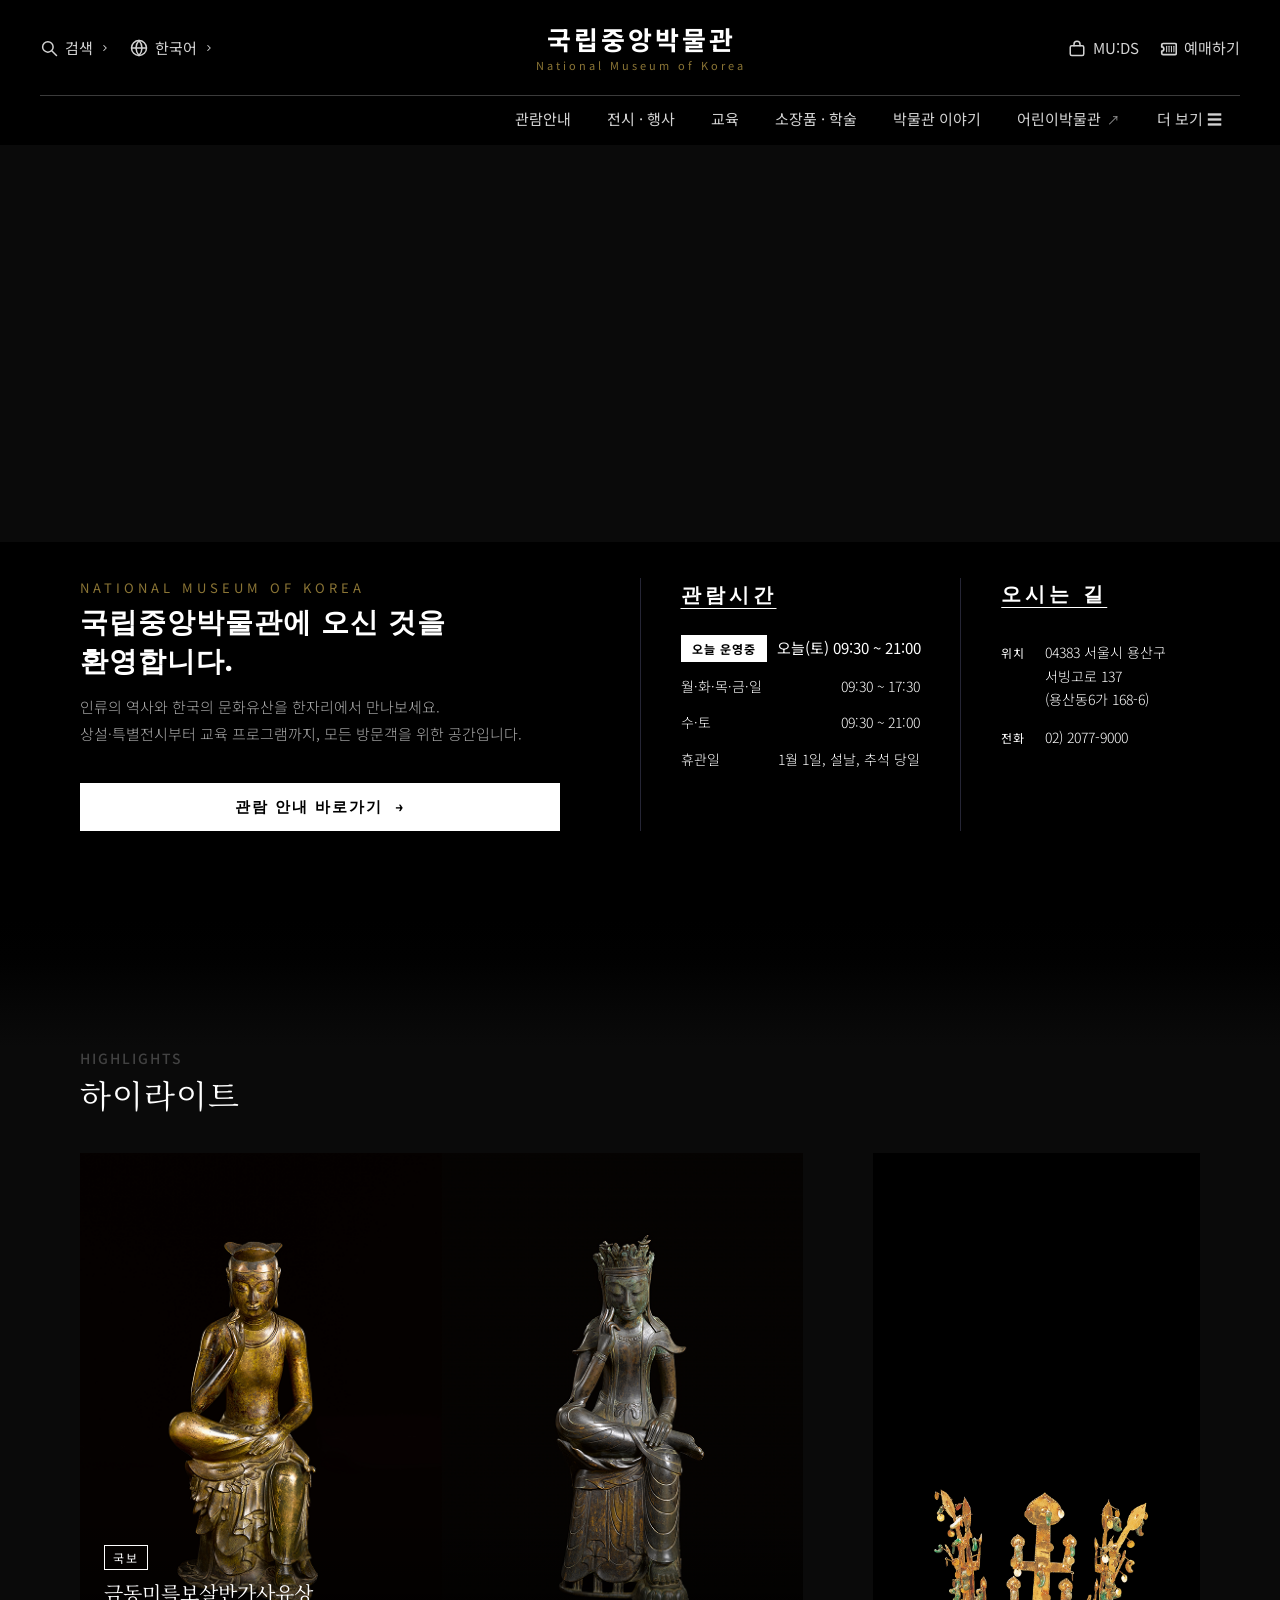
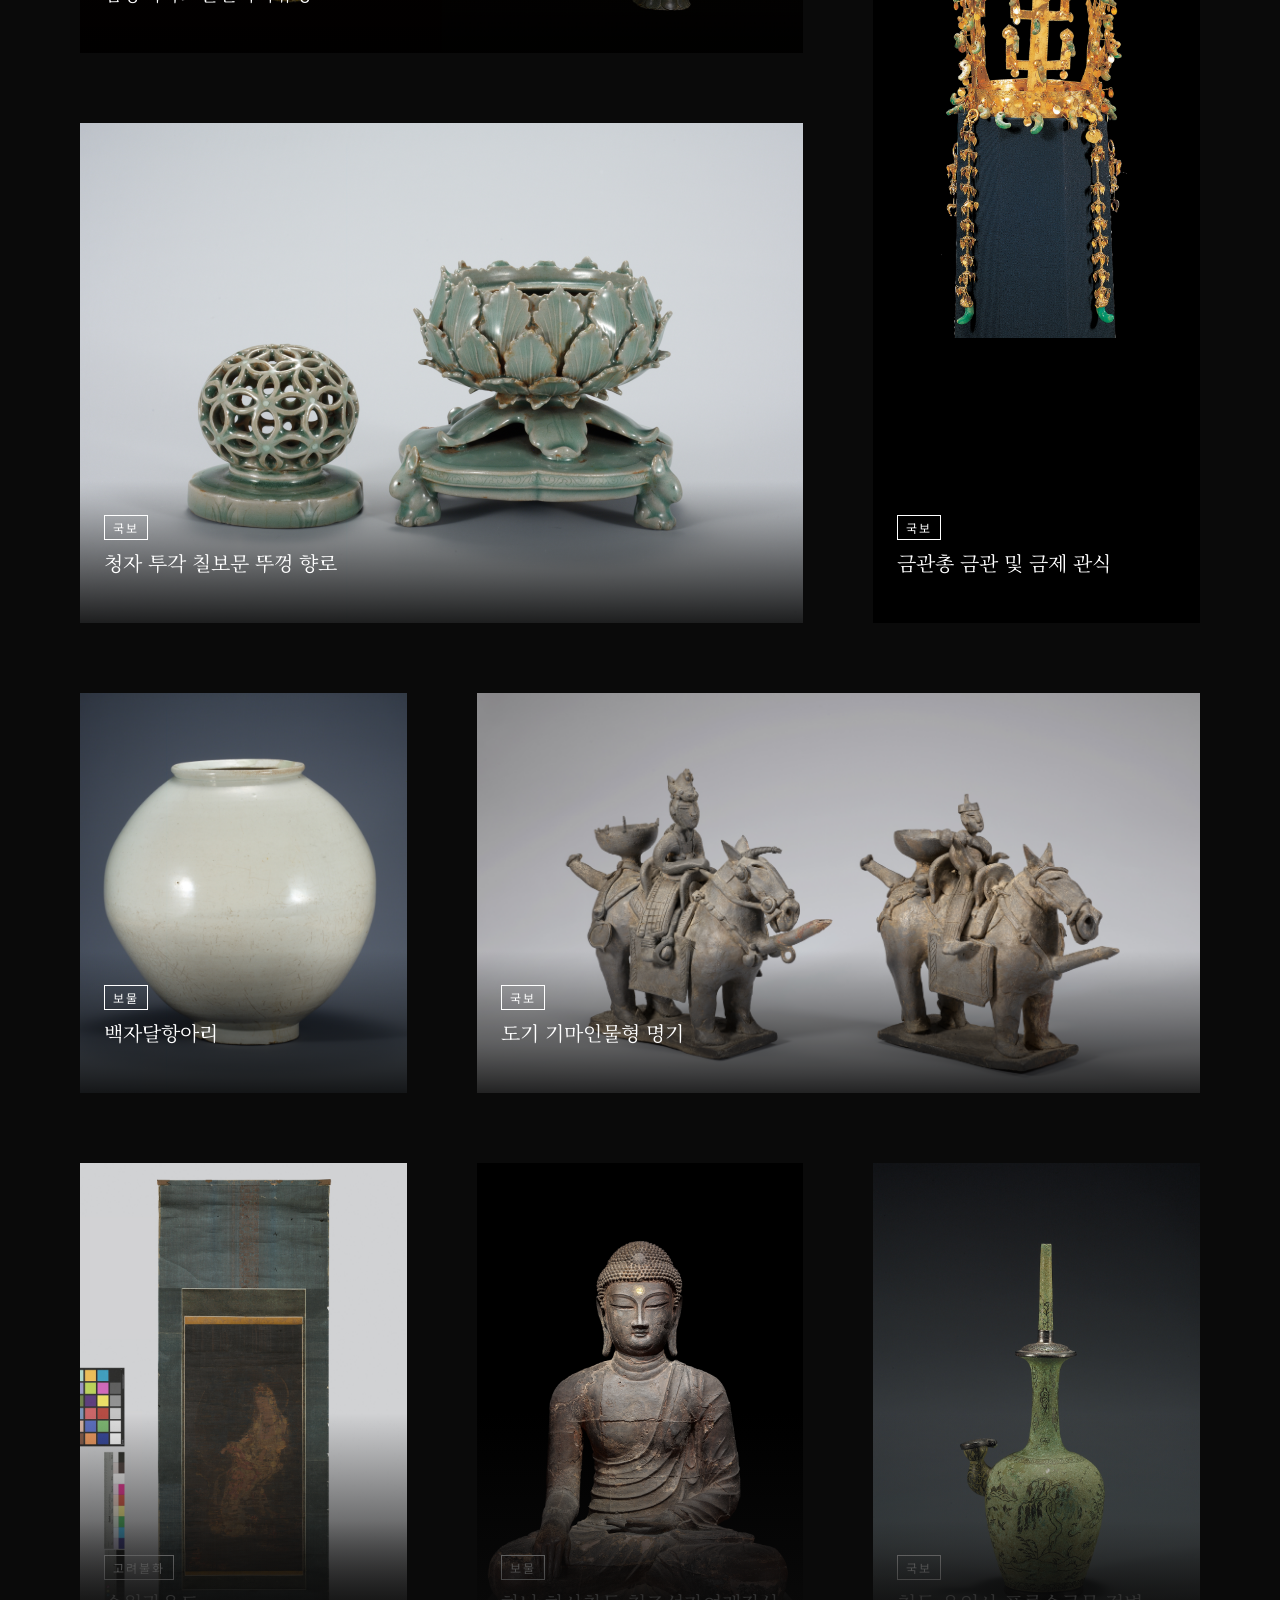
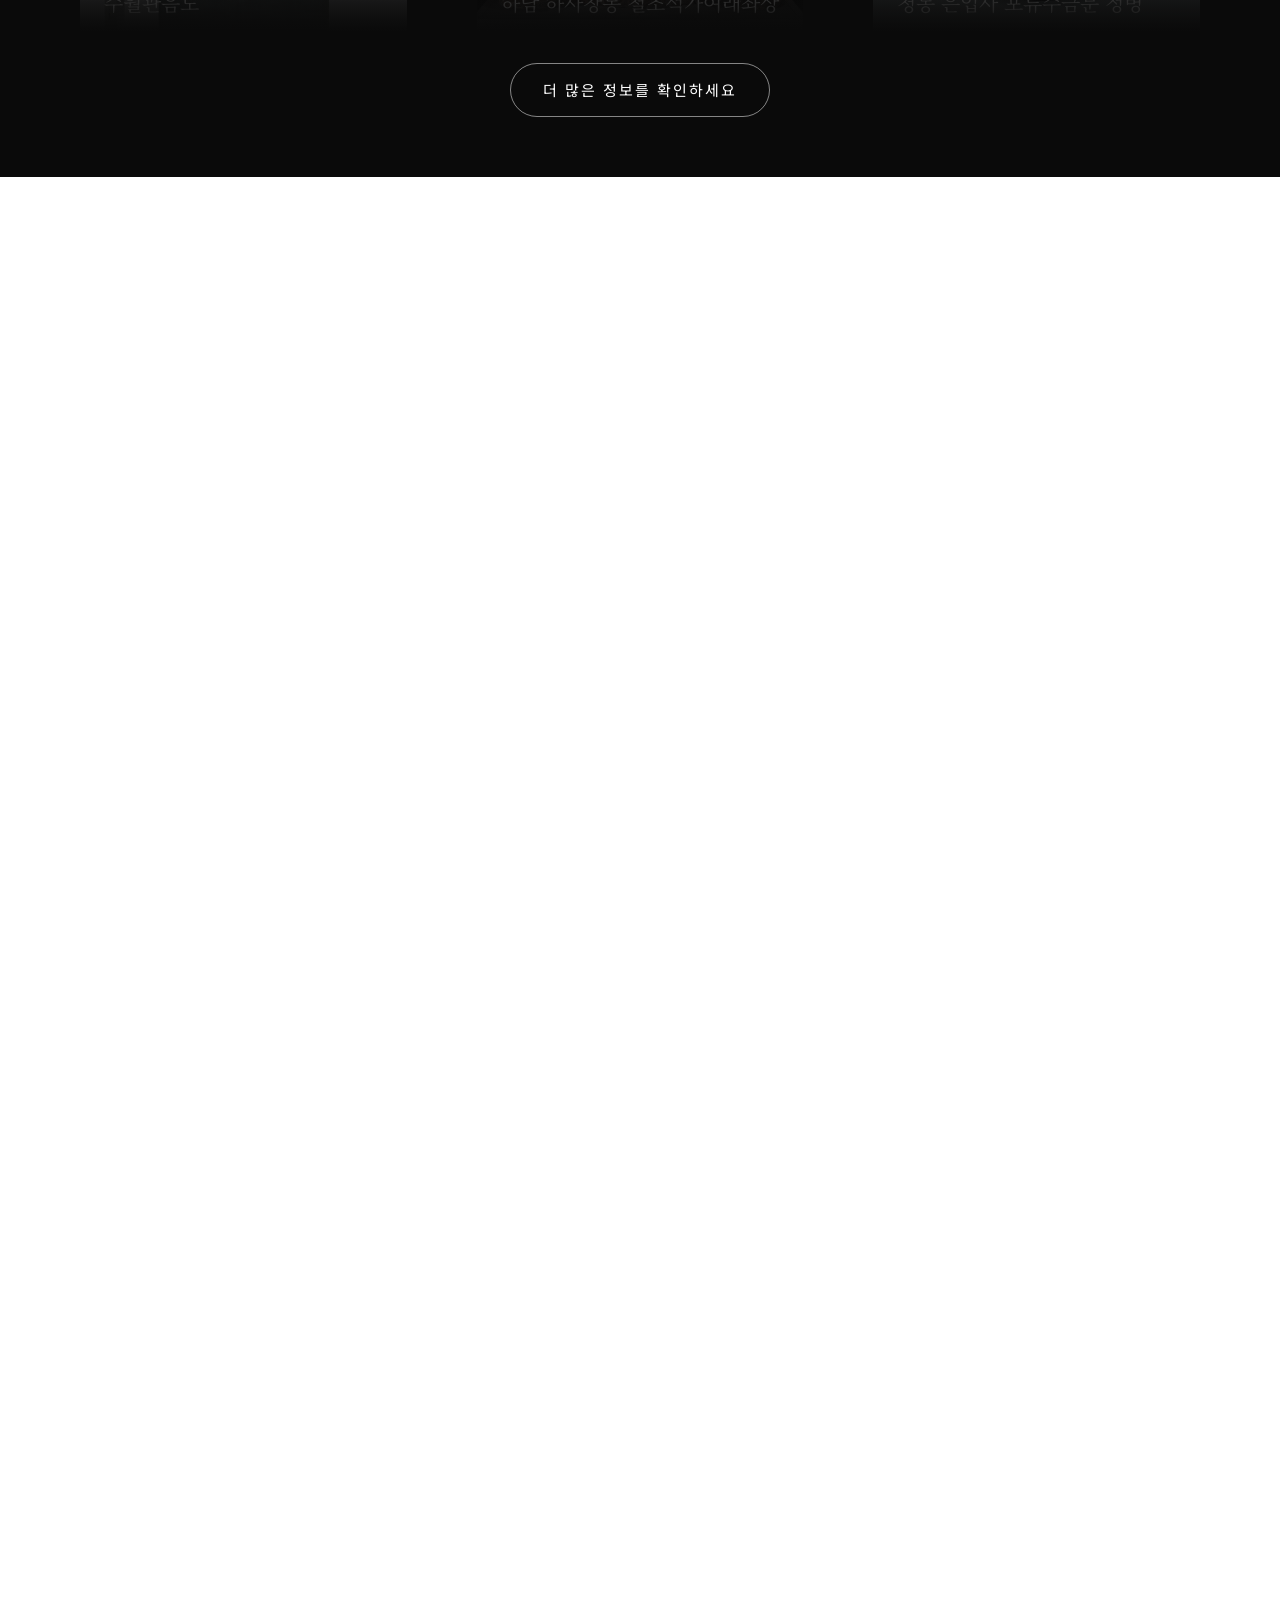
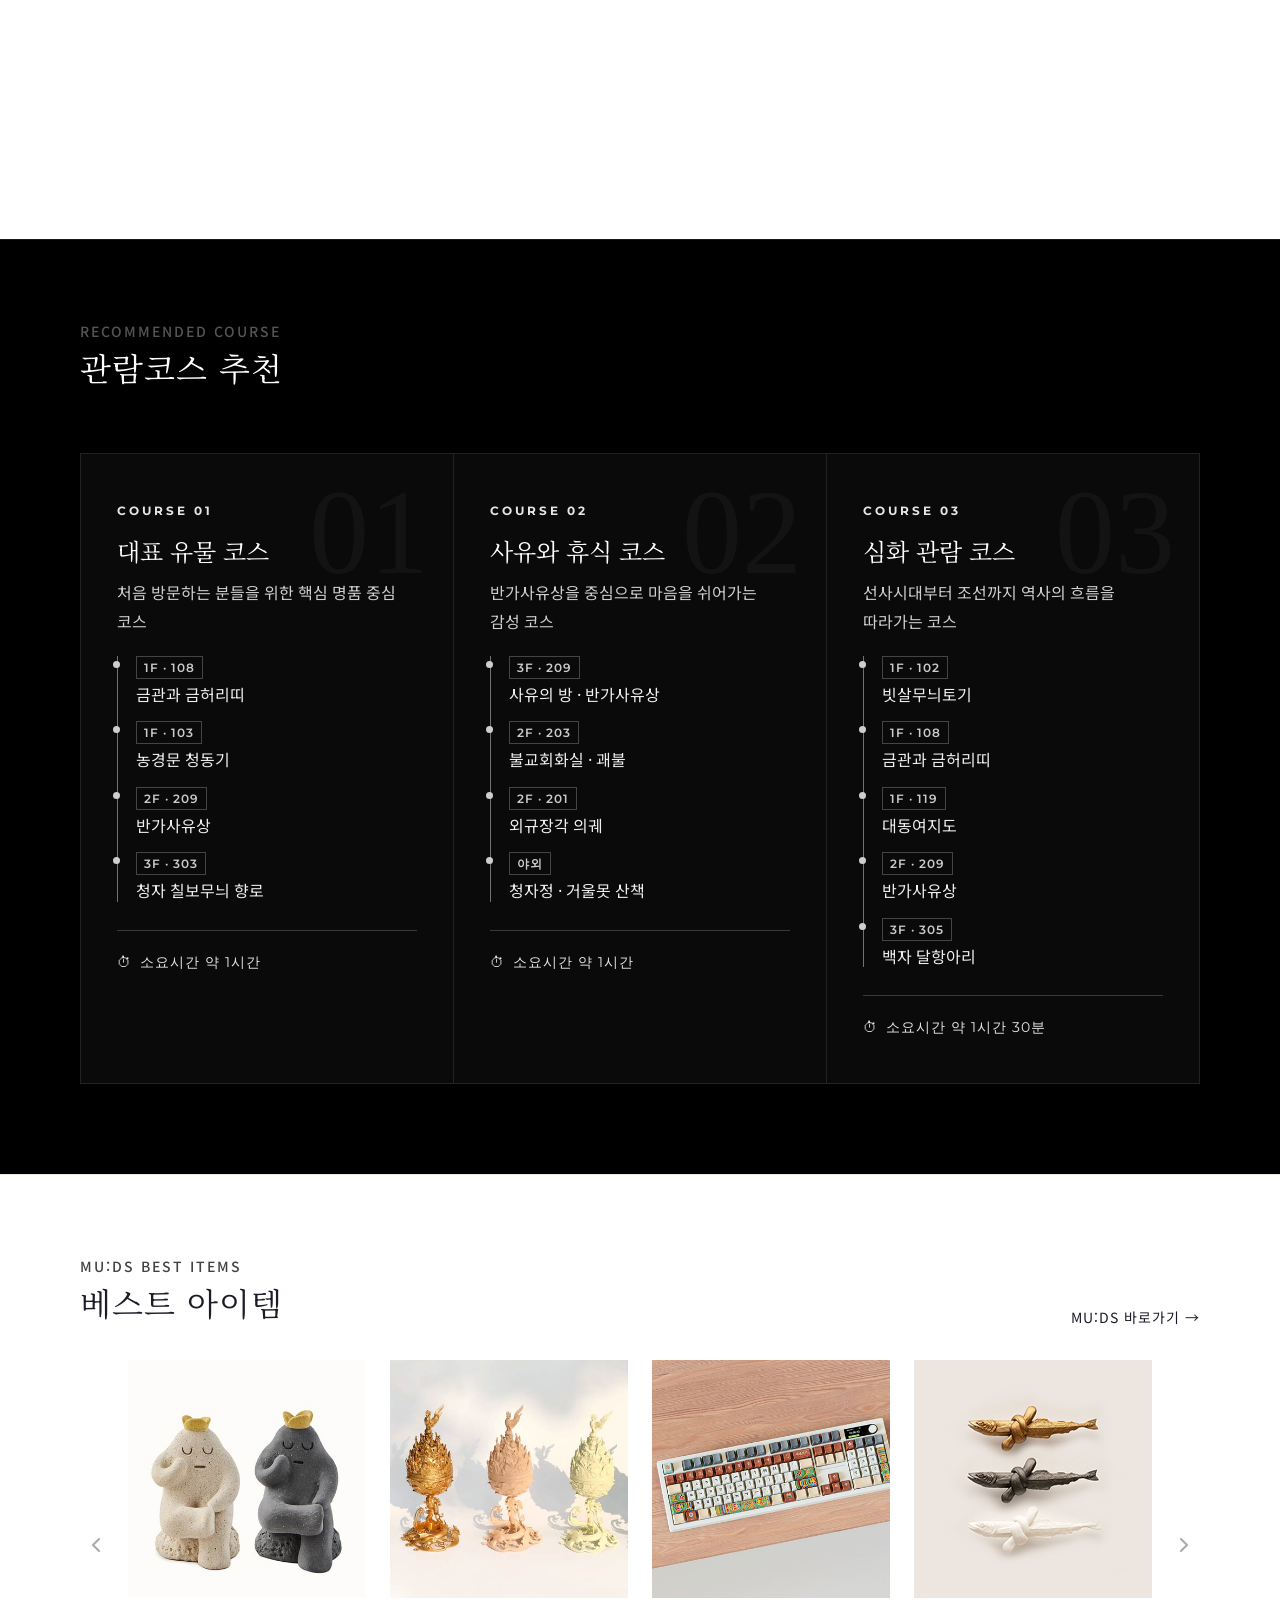
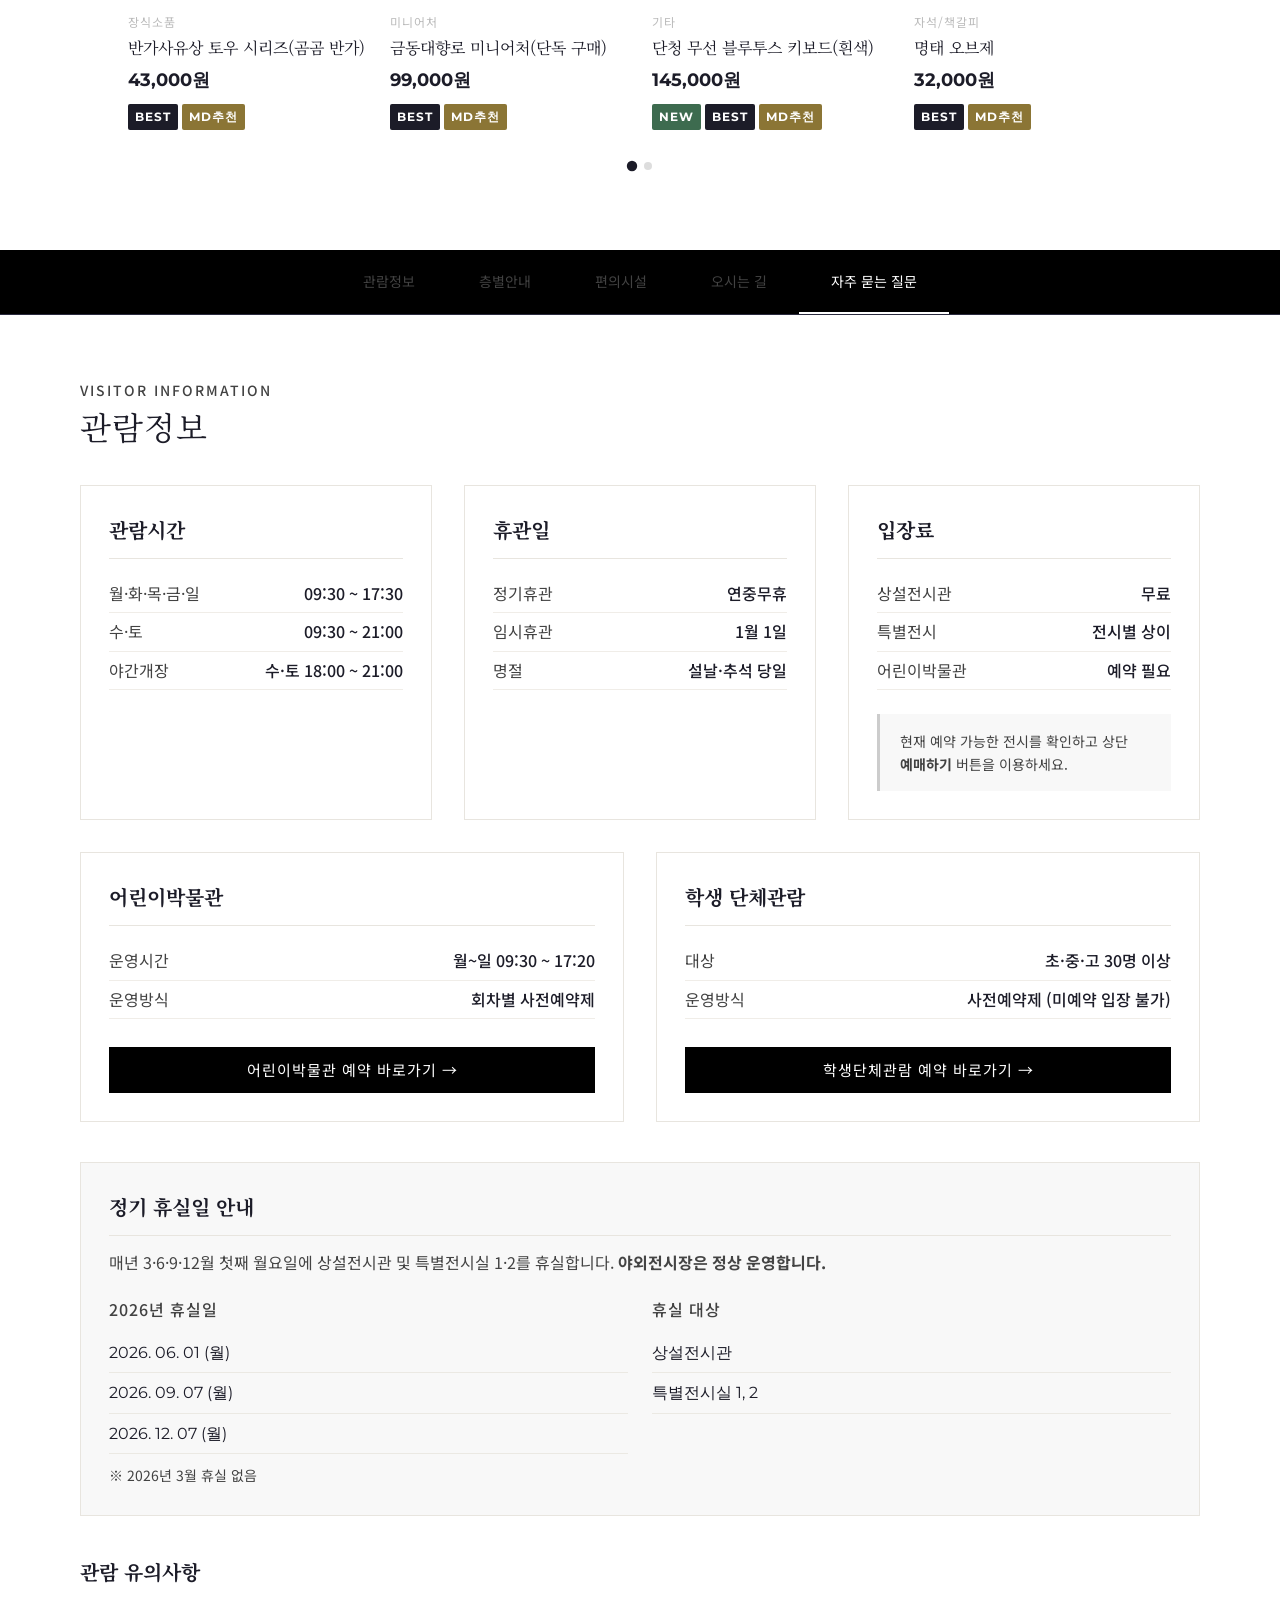
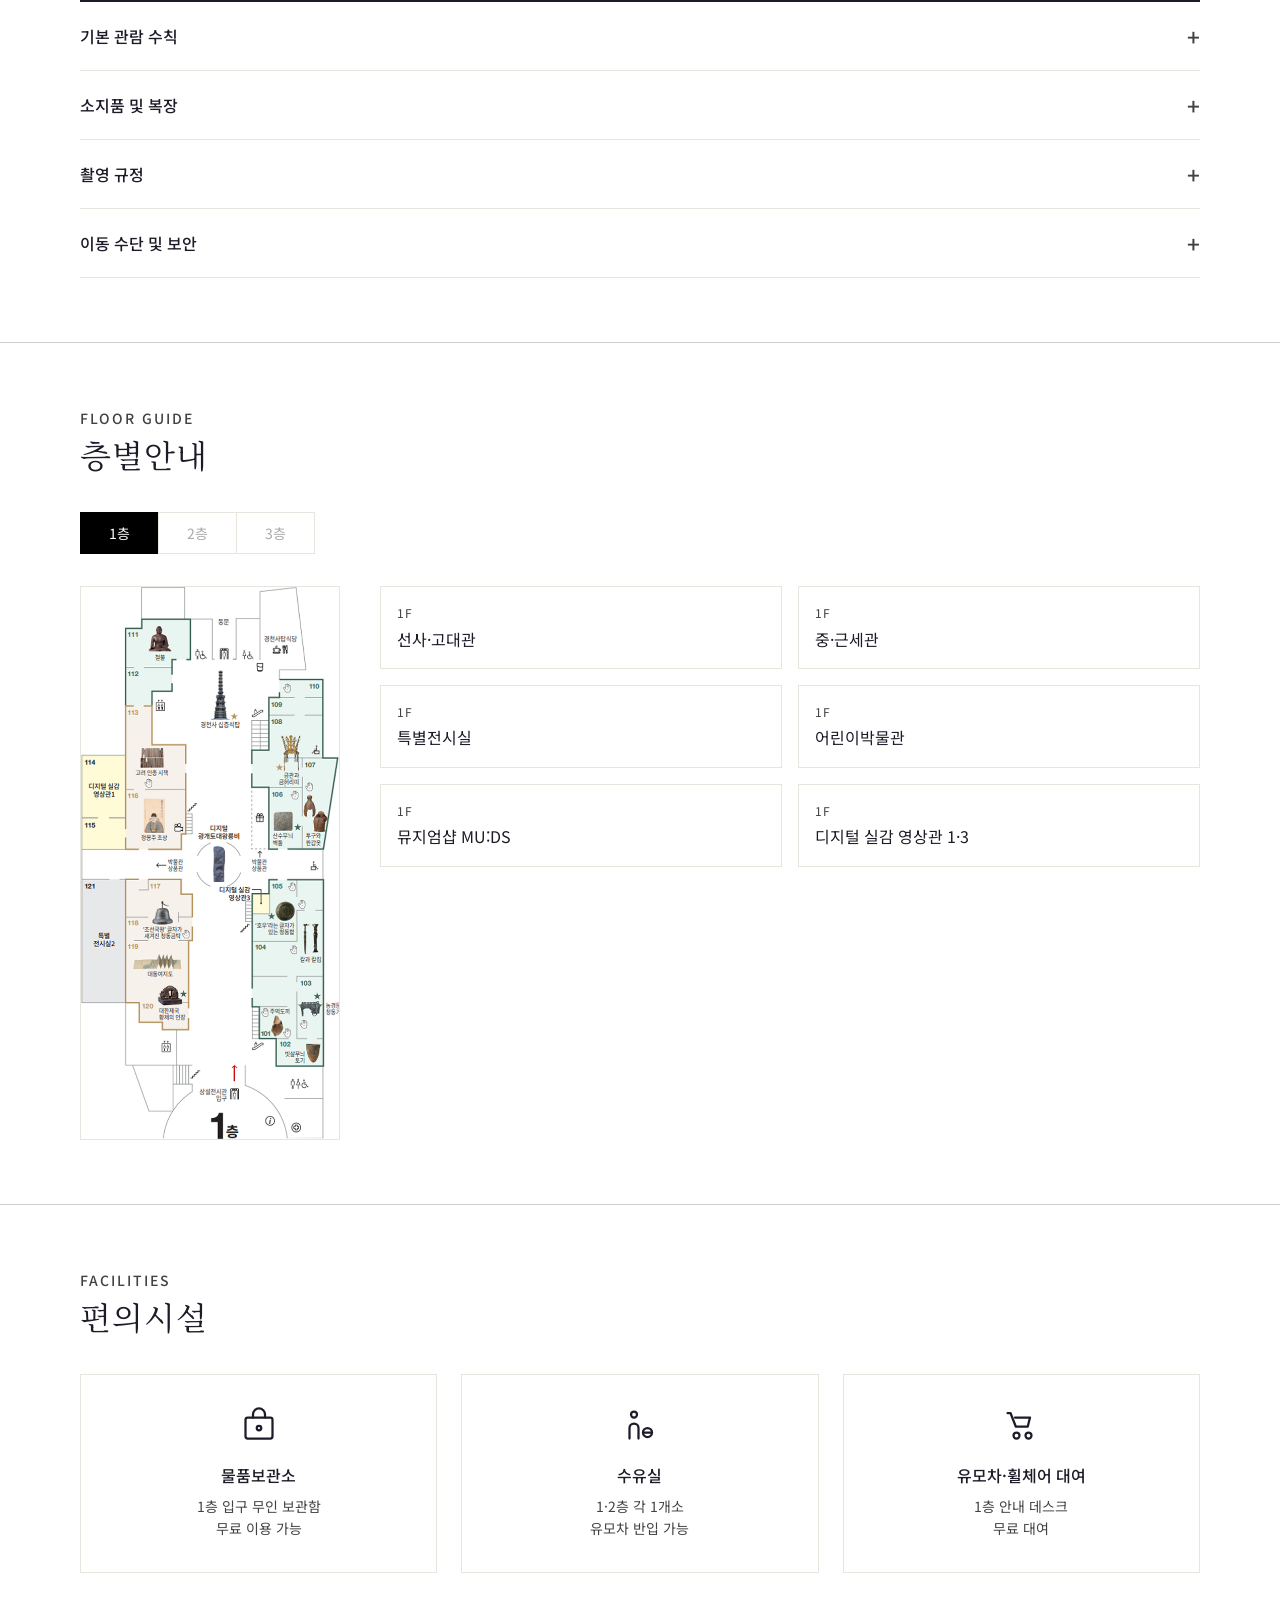
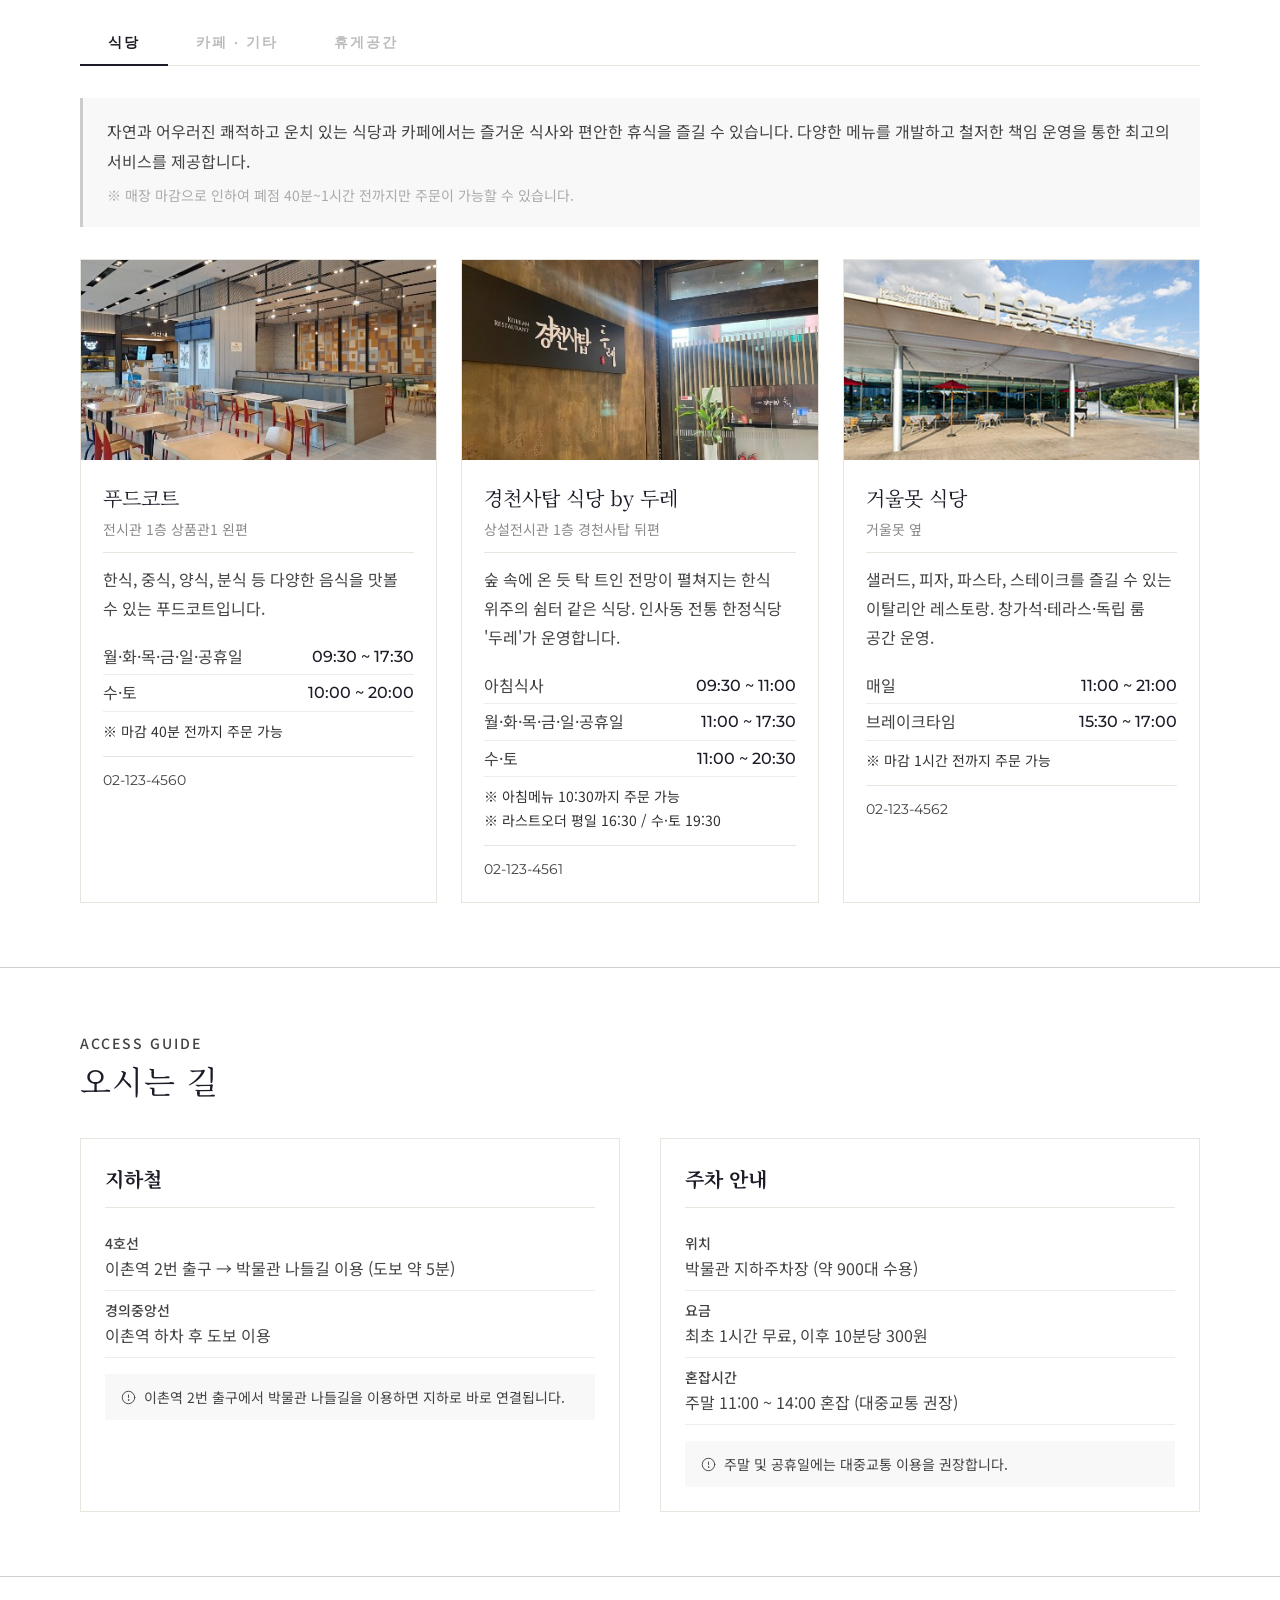
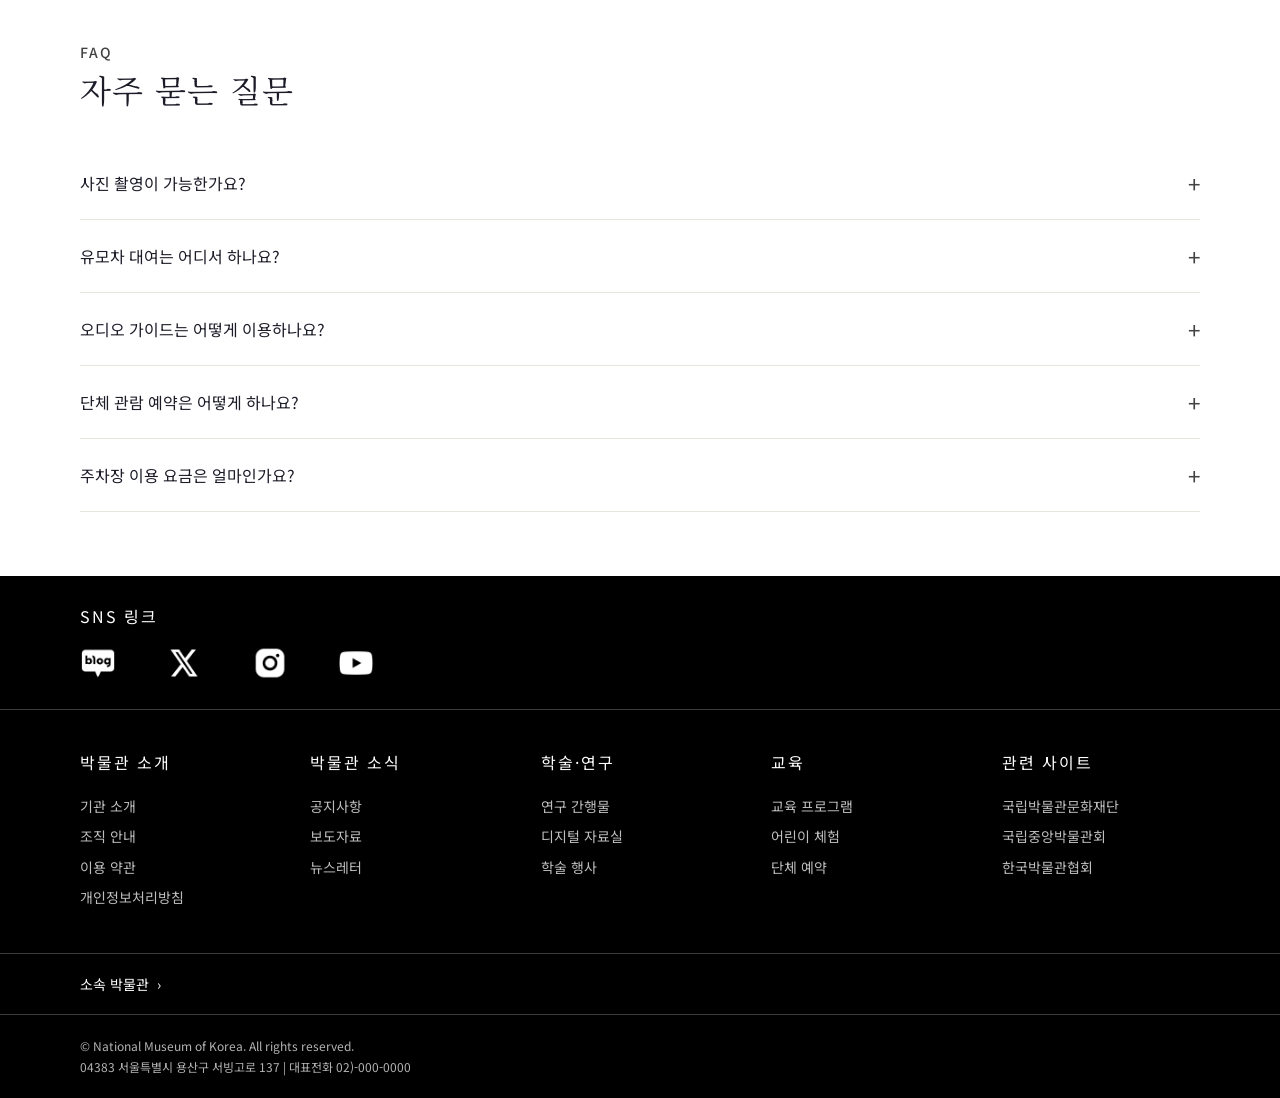
<file: index.html>
<!DOCTYPE html>
<html lang="ko">
<head>
  <meta charset="UTF-8" />
  <meta name="viewport" content="width=device-width, initial-scale=1.0" />
  <title>국립중앙박물관 - National Museum of Korea</title>
  <link rel="preconnect" href="https://fonts.googleapis.com" />
  <link rel="preconnect" href="https://fonts.gstatic.com" crossorigin />
  <link href="https://fonts.googleapis.com/css2?family=Noto+Serif+KR:wght@300;400;500;600&family=Noto+Sans+KR:wght@300;400;500;700&family=Montserrat:wght@300;400;600;700&display=swap" rel="stylesheet" />
  <link rel="stylesheet" href="css/style.css" />
</head>
<body>

<!-- ===== HEADER ===== -->
<header class="site-header" id="siteHeader">
  <div class="header-util">
    <div class="header-util__left">
      <button class="util-btn util-btn--combined" id="combinedMenuBtn"
              aria-label="검색 및 메뉴" onclick="toggleMegaMenu()">
        <svg class="combined-icon--default" viewBox="0 0 56 46"
             fill="none" stroke="currentColor" stroke-width="5"
             stroke-linecap="round" stroke-linejoin="round" aria-hidden="true">
          <line x1="6" y1="12" x2="20" y2="12"/>
          <line x1="6" y1="23" x2="20" y2="23"/>
          <line x1="6" y1="35" x2="25" y2="35"/>
          <circle cx="38" cy="18" r="11"/>
          <line x1="46" y1="26" x2="56" y2="36"/>
        </svg>
        <svg class="combined-icon--close" viewBox="0 0 24 24"
             fill="none" stroke="currentColor" stroke-width="2.5"
             stroke-linecap="round" aria-hidden="true">
          <line x1="4"  y1="4"  x2="20" y2="20"/>
          <line x1="20" y1="4"  x2="4"  y2="20"/>
        </svg>
      </button>
      <button class="util-btn util-btn--desktop-only" aria-label="검색" onclick="toggleSearch()">
        <svg class="util-icon" viewBox="0 0 24 24" fill="none" stroke="currentColor" stroke-width="2" stroke-linecap="round" aria-hidden="true">
          <circle cx="10.5" cy="10.5" r="7"/>
          <line x1="16" y1="16" x2="22" y2="22"/>
        </svg>
        <span>검색</span>
        <svg class="util-arrow" viewBox="0 0 24 24" fill="none" stroke="currentColor" stroke-width="2.5" stroke-linecap="round" stroke-linejoin="round" aria-hidden="true">
          <polyline points="9 18 15 12 9 6"/>
        </svg>
      </button>
      <div class="lang-wrap">
        <button class="util-btn" aria-label="언어 선택" onclick="toggleLang()">
          <svg class="util-icon" viewBox="0 0 24 24" fill="none" stroke="currentColor" stroke-width="2" aria-hidden="true">
            <circle cx="12" cy="12" r="10"/>
            <line x1="2" y1="12" x2="22" y2="12"/>
            <path d="M12 2a15.3 15.3 0 0 1 4 10 15.3 15.3 0 0 1-4 10 15.3 15.3 0 0 1-4-10 15.3 15.3 0 0 1 4-10z"/>
          </svg>
          <span>한국어</span>
          <svg class="util-arrow util-arrow--down" viewBox="0 0 24 24" fill="none" stroke="currentColor" stroke-width="2.5" stroke-linecap="round" stroke-linejoin="round" aria-hidden="true">
            <polyline points="9 18 15 12 9 6"/>
          </svg>
        </button>
        <div class="lang-dropdown" id="langDropdown" role="menu">
          <a href="#" role="menuitem">한국어</a>
          <a href="#" role="menuitem">English</a>
          <a href="#" role="menuitem">日本語</a>
          <a href="#" role="menuitem">中文</a>
        </div>
      </div>
    </div>
    <div class="header-util__center">
      <a href="main.html" class="site-logo" aria-label="국립중앙박물관 홈으로">
        <div class="site-logo__kr">국립중앙박물관</div>
        <div class="site-logo__en">National Museum of Korea</div>
      </a>
    </div>
    <div class="header-util__right">
      <a href="#" class="util-btn util-shop" aria-label="뮤지엄샵 MU:DS">
        <svg class="util-icon" viewBox="0 0 24 24" fill="none" stroke="currentColor" stroke-width="2" stroke-linecap="round" stroke-linejoin="round" aria-hidden="true">
          <rect x="3" y="9" width="18" height="13" rx="2"/>
          <path d="M8 9V7a4 4 0 0 1 8 0v2"/>
        </svg>
        <span>MU:DS</span>
      </a>
      <a href="#" class="util-btn util-ticket" aria-label="예매하기">
        <svg class="util-icon" viewBox="0 0 26 15" fill="none" stroke="currentColor" stroke-width="1.5" stroke-linecap="round" stroke-linejoin="round" aria-hidden="true">
          <path d="M6 1h17a2 2 0 0 1 2 2v12a2 2 0 0 1-2 2H6a2 2 0 0 1-2-2v-3a3 3 0 0 0 0-6V3a2 2 0 0 1 2-2z" stroke-width="2.5"/>
          <line x1="11" y1="5" x2="11" y2="13"/>
          <line x1="14.5" y1="5" x2="14.5" y2="13"/>
          <line x1="18" y1="5" x2="18" y2="13"/>
          <line x1="21.5" y1="5" x2="21.5" y2="13"/>
        </svg>
        <span>예매하기</span>
      </a>
    </div>
  </div>
  <nav class="header-nav" aria-label="주요 메뉴">
    <ul class="nav-list" role="menubar">
      <!-- 상단 메뉴 = '더 보기' 전체메뉴 중 자주 찾는 메뉴의 바로가기 (이름은 전체메뉴와 똑같이) -->
      <li class="nav-list__item" role="none"><a href="#" role="menuitem">관람안내</a></li>
      <li class="nav-list__item" role="none"><a href="#" role="menuitem">전시 · 행사</a></li>
      <li class="nav-list__item" role="none"><a href="#" role="menuitem">교육</a></li>
      <li class="nav-list__item" role="none"><a href="#" role="menuitem">소장품 · 학술</a></li>
      <li class="nav-list__item" role="none"><a href="#" role="menuitem">박물관 이야기</a></li>
      <!-- 어린이박물관은 별도 사이트 → 새 창으로 열고 ↗ 표시 -->
      <li class="nav-list__item" role="none"><a href="https://www.museum.go.kr/site/child/home" target="_blank" rel="noopener noreferrer" title="어린이박물관 (새 창)" role="menuitem">어린이박물관 <span class="ext-icon" aria-hidden="true">↗</span></a></li>
      <li class="nav-list__item nav-list__item--toggle" role="none">
        <a href="#" id="menuToggle" role="menuitem" onclick="toggleMegaMenu(); return false;">더 보기 ☰</a>
      </li>
    </ul>
  </nav>
</header>

<div class="search-bar" id="searchBar">
  <div class="search-bar__inner">
    <input type="text" class="search-bar__input" placeholder="검색어를 입력하세요." />
    <button class="search-bar__icon" aria-label="검색 실행">
      <svg viewBox="0 0 24 24" fill="none" stroke="currentColor" stroke-width="2" stroke-linecap="round">
        <circle cx="10.5" cy="10.5" r="7"/><line x1="16" y1="16" x2="22" y2="22"/>
      </svg>
    </button>
  </div>
  <button class="search-bar__close" onclick="closeSearch()" aria-label="검색 닫기">✕</button>
</div>
<div class="search-overlay" id="searchOverlay" onclick="closeSearch()"></div>

<!-- ===== 전체메뉴 패널 ===== -->
<div class="mega-menu" id="megaMenu" aria-hidden="true">
  <div class="mega-menu__inner">
    <div class="mega-menu__search-wrap">
      <div class="mega-menu__search-inner">
        <input type="text" class="mega-menu__search-input" placeholder="검색어를 입력하세요." />
        <button class="mega-menu__search-btn" aria-label="검색 실행">
          <svg viewBox="0 0 24 24" fill="none" stroke="currentColor" stroke-width="2" stroke-linecap="round">
            <circle cx="10.5" cy="10.5" r="7"/><line x1="16" y1="16" x2="22" y2="22"/>
          </svg>
        </button>
      </div>
    </div>
    <div class="mega-menu__main">
      <!-- 전체메뉴 = 사이트 전체 구조 -->
      <div class="mega-menu__col">
        <p class="mega-menu__col-title" onclick="toggleMegaCol(this)">관람안내 <span class="mega-menu__col-arrow">›</span></p>
        <ul class="mega-menu__list">
          <li><a href="#">관람안내</a></li><li><a href="#">전시해설 · 예약하기</a></li>
          <li><a href="#">관람 · 편의시설</a></li><li><a href="#">접근성 안내</a></li><li><a href="#">오시는 길</a></li>
        </ul>
      </div>
      <div class="mega-menu__col">
        <p class="mega-menu__col-title" onclick="toggleMegaCol(this)">전시 · 행사 <span class="mega-menu__col-arrow">›</span></p>
        <ul class="mega-menu__list">
          <li><a href="#">상설전시</a></li><li><a href="#">특별전시</a></li>
          <li><a href="#">디지털 실감 영상관</a></li><li><a href="#">온라인 전시관</a></li><li><a href="#">공연 · 문화행사</a></li>
        </ul>
      </div>
      <div class="mega-menu__col">
        <p class="mega-menu__col-title" onclick="toggleMegaCol(this)">교육 <span class="mega-menu__col-arrow">›</span></p>
        <ul class="mega-menu__list">
          <li><a href="#">일반교육</a></li><li><a href="#">전문교육</a></li>
        </ul>
      </div>
      <div class="mega-menu__col">
        <p class="mega-menu__col-title" onclick="toggleMegaCol(this)">소장품 · 학술 <span class="mega-menu__col-arrow">›</span></p>
        <ul class="mega-menu__list">
          <li><a href="#">소장품</a></li><li><a href="#">소장품 이용 · 대여 신청</a></li>
          <li><a href="#">학술행사</a></li><li><a href="#">정기간행물</a></li><li><a href="#">도서관</a></li>
        </ul>
      </div>
      <div class="mega-menu__col">
        <p class="mega-menu__col-title" onclick="toggleMegaCol(this)">박물관 이야기 <span class="mega-menu__col-arrow">›</span></p>
        <ul class="mega-menu__list">
          <li><a href="#">박물관 소개</a></li><li><a href="#">유물 보존 · 관리</a></li>
          <li><a href="#">박물관 소식</a></li><li><a href="#">공지사항</a></li>
        </ul>
      </div>
      <div class="mega-menu__col">
        <p class="mega-menu__col-title" onclick="toggleMegaCol(this)">관련 사이트 <span class="mega-menu__col-arrow">›</span></p>
        <ul class="mega-menu__list">
          <li><a href="https://www.museum.go.kr/site/child/home" target="_blank" rel="noopener noreferrer" title="어린이박물관 (새 창)">어린이박물관 <span class="ext-icon" aria-hidden="true">↗</span></a></li>
        </ul>
      </div>
    </div>
  </div>
</div>

<div class="header-spacer" aria-hidden="true"></div>

<!-- ===== MAIN ===== -->
<main>

  <!-- 섹션 1: 히어로 -->
  <section class="hero" id="hero" aria-label="박물관 소개">
    <div class="hero__video-wrap">
      <video autoplay loop muted playsinline>
        <source src="video/museum.mp4" type="video/mp4">
      </video>
      <div class="hero__video-overlay"></div>
    </div>
    <div class="hero__info">
      <div class="hero__welcome">
        <div class="hero__welcome-body">
          <p class="hero__welcome-sub">NATIONAL MUSEUM OF KOREA</p>
          <h1 class="hero__welcome-title">국립중앙박물관에 오신 것을 환영합니다.</h1>
          <p class="hero__welcome-desc">인류의 역사와 한국의 문화유산을 한자리에서 만나보세요.<br>상설·특별전시부터 교육 프로그램까지, 모든 방문객을 위한 공간입니다.</p>
        </div>
        <a href="#visitInfo" class="hero__welcome-btn">관람 안내 바로가기 &nbsp;→</a>
      </div>
      <div class="hero__divider" aria-hidden="true"></div>
      <div class="hero__right">
        <div class="hero__tabs">
          <button class="hero__tab active" onclick="switchHeroTab(this, 'heroHours')">관람시간</button>
          <button class="hero__tab" onclick="switchHeroTab(this, 'heroAccess')">오시는 길</button>
        </div>
        <div class="hero__hours-wrap active" id="heroHours">
          <a class="hero__info-label" href="#visitInfo" onclick="scrollToSection('visitInfo'); return false;">관람시간</a>
          <div class="hero__hours-today">
            <span class="hero__open-badge">오늘 운영중</span>
            <span class="hero__hours-today-text">오늘(수) 09:30 ~ 21:00</span>
          </div>
          <ul class="hero__hours-list">
            <li class="hero__hours-item"><span>월·화·목·금·일</span><span>09:30 ~ 17:30</span></li>
            <li class="hero__hours-item"><span>수·토</span><span>09:30 ~ 21:00</span></li>
            <li class="hero__hours-item"><span>휴관일</span><span>1월 1일, 설날, 추석 당일</span></li>
          </ul>
        </div>
        <div class="hero__section-divider"></div>
        <div class="hero__access" id="heroAccess">
          <a class="hero__info-label" href="#accessSection" onclick="scrollToSection('accessSection'); return false;">오시는 길</a>
          <ul class="hero__access-list">
            <li class="hero__access-item">
              <span class="hero__access-label">위치</span>
              <span class="hero__access-text">04383 서울시 용산구 서빙고로 137<br>(용산동6가 168-6)</span>
            </li>
            <li class="hero__access-item">
              <span class="hero__access-label">전화</span>
              <span class="hero__access-text">02) 2077-9000</span>
            </li>
          </ul>
        </div>
      </div>
    </div>
  </section>

  <!-- 섹션 2: 하이라이트 -->
  <section class="highlights fade-in" id="highlights" aria-label="하이라이트">
    <div class="section-header">
      <div>
        <p class="section-subtitle">HIGHLIGHTS</p>
        <h2 class="section-title">하이라이트</h2>
      </div>
    </div>
    <div class="highlights__grid">
      <article class="highlight-card highlight-card--big"><div class="highlight-card__img"><img src="img/highlight-01-maitreya.png" alt="금동미륵보살반가사유상"></div><div class="highlight-card__body"><span class="highlight-card__badge">국보</span><h3 class="highlight-card__name">금동미륵보살반가사유상</h3><p class="highlight-card__desc">영원한 사유의 순간, 미소 속에 깃든 천 년의 침묵</p></div></article>
      <article class="highlight-card"><div class="highlight-card__img"><img src="img/highlight-02-gold-crown.jpg" alt="금관총 금관 및 금제 관식"></div><div class="highlight-card__body"><span class="highlight-card__badge">국보</span><h3 class="highlight-card__name">금관총 금관 및 금제 관식</h3><p class="highlight-card__desc">신라 왕족의 영화, 황금빛으로 되살아나다</p></div></article>
      <article class="highlight-card"><div class="highlight-card__img"><img src="img/highlight-03-celadon-incense.jpg" alt="청자 투각 칠보문 뚜껑 향로"></div><div class="highlight-card__body"><span class="highlight-card__badge">국보</span><h3 class="highlight-card__name">청자 투각 칠보문 뚜껑 향로</h3><p class="highlight-card__desc">천 년을 버텨온 고려 비색의 아름다움</p></div></article>
      <article class="highlight-card"><div class="highlight-card__img"><img src="img/highlight-04-moon-jar.jpg" alt="백자달항아리"></div><div class="highlight-card__body"><span class="highlight-card__badge">보물</span><h3 class="highlight-card__name">백자달항아리</h3><p class="highlight-card__desc">넉넉한 여백 속에 담긴 조선의 미학</p></div></article>
      <article class="highlight-card highlight-card--wide"><div class="highlight-card__img"><img src="img/highlight-05-horse-rider.jpg" alt="도기 기마인물형 명기"></div><div class="highlight-card__body"><span class="highlight-card__badge">국보</span><h3 class="highlight-card__name">도기 기마인물형 명기</h3><p class="highlight-card__desc">천오백 년 전 신라인이 빚어낸, 달리는 말 위의 이야기</p></div></article>
      <article class="highlight-card"><div class="highlight-card__img"><img src="img/highlight-06-gwaneum.jpg" alt="수월관음도"></div><div class="highlight-card__body"><span class="highlight-card__badge">고려불화</span><h3 class="highlight-card__name">수월관음도</h3><p class="highlight-card__desc">물 위에 드리운 자비, 고려 불화의 절정</p></div></article>
      <article class="highlight-card"><div class="highlight-card__img"><img src="img/highlight-07-iron-buddha.jpg" alt="하남 하사창동 철조석가여래좌상"></div><div class="highlight-card__body"><span class="highlight-card__badge">보물</span><h3 class="highlight-card__name">하남 하사창동 철조석가여래좌상</h3><p class="highlight-card__desc">철의 무게로 새긴 고요한 깨달음</p></div></article>
      <article class="highlight-card"><div class="highlight-card__img"><img src="img/highlight-08-bronze-ewer.jpg" alt="청동 은입사 포류수금문 정병"></div><div class="highlight-card__body"><span class="highlight-card__badge">국보</span><h3 class="highlight-card__name">청동 은입사 포류수금문 정병</h3><p class="highlight-card__desc">은빛 선율로 새긴 고려 장인의 숨결</p></div></article>
    </div>
    <div class="highlights__cta">
      <a href="#" class="highlights__cta-btn">더 많은 정보를 확인하세요</a>
    </div>
  </section>


  <!-- ===== 섹션 3: 전시 및 행사 ===== -->
  <section class="exhibition fade-in" id="exhibition" aria-label="전시 및 행사">
    <div class="section-header">
      <div>
        <p class="section-subtitle">EXHIBITION &amp; EVENTS</p>
        <h2 class="section-title">전시 및 행사</h2>
      </div>
      <a href="#" class="section-more">모든 전시 및 행사 확인하기 →</a>
    </div>
    <div class="exhibition__tabs" role="tablist">
      <button class="exhibition__tab active" role="tab" onclick="switchExhibitionTab(this, 'special')">특별전시</button>
      <button class="exhibition__tab" role="tab" onclick="switchExhibitionTab(this, 'permanent')">상설전시</button>
    </div>
    <div class="exhi-slider" id="exhiSlider">
      <div class="exhi-slider__stage">
        <button class="exhi-slider__btn exhi-slider__btn--prev" onclick="moveSlide(-1)" aria-label="이전 전시">
          <svg viewBox="0 0 24 24" fill="none" stroke="currentColor" stroke-width="2.5" stroke-linecap="round"><polyline points="15 18 9 12 15 6"/></svg>
        </button>
        <div class="exhi-slider__img-wrap">
          <picture>
            <source media="(max-width: 768px)" srcset="img/exhibition-01-kimhongdo-mobile.png">
            <img class="exhi-slider__img active" data-type="special" src="img/exhibition-01-kimhongdo.jpg" alt="단원 김홍도, 시대를 그리다">
          </picture>
          <picture>
            <source media="(max-width: 768px)" srcset="img/exhibition-02-bongjeongsa-mobile.png">
            <img class="exhi-slider__img" data-type="special" src="img/exhibition-02-bongjeongsa.jpg" alt="안동 봉정사 괘불">
          </picture>
          <picture>
            <source media="(max-width: 768px)" srcset="img/exhibition-03-beauty-mobile.png">
            <img class="exhi-slider__img" data-type="permanent" src="img/exhibition-03-beauty.jpg" alt="아름다움을 나누는 마음">
          </picture>
          <picture>
            <source media="(max-width: 768px)" srcset="img/exhibition-06-seohwagwan-mobile.jpg">
            <img class="exhi-slider__img" data-type="permanent" src="img/exhibition-06-seohwagwan.jpg" alt="서화관 상설전시">
          </picture>
          <div class="exhi-slider__dots" id="exhiDots"></div>
        </div>
        <button class="exhi-slider__btn exhi-slider__btn--next" onclick="moveSlide(1)" aria-label="다음 전시">
          <svg viewBox="0 0 24 24" fill="none" stroke="currentColor" stroke-width="2.5" stroke-linecap="round"><polyline points="9 18 15 12 9 6"/></svg>
        </button>
      </div>
      <div class="exhi-slide-text active" data-type="special">
        <span class="exhi-slide__tag">특별전시</span>
        <h3 class="exhi-slide__title">단원 김홍도, 시대를 그리다</h3>
        <p class="exhi-slide__place">상설전시관 서화실 회화 2실</p>
        <p class="exhi-slide__date">2026. 05. 04 — 2026. 08. 02</p>
        <p class="exhi-slide__desc">김홍도의 예술 세계를 집약적으로 조명하는 전시. 단원풍속도첩을 비롯한 대표작들을 한자리에서 만나보세요.</p>
        <a href="#" class="exhi-slide__link">자세히 보기 →</a>
      </div>
      <div class="exhi-slide-text" data-type="special">
        <span class="exhi-slide__tag">특별전시</span>
        <h3 class="exhi-slide__title">깨달음으로 이끄는 부처, 안동 봉정사 괘불</h3>
        <p class="exhi-slide__place">서화관 2층 불교회화실</p>
        <p class="exhi-slide__date">2026. 04. 07 — 2026. 06. 21</p>
        <p class="exhi-slide__desc">국립중앙박물관이 개최하는 스무 번째 괘불전. 보물 안동 봉정사 괘불과 괘불함을 특별 공개합니다.</p>
        <a href="#" class="exhi-slide__link">자세히 보기 →</a>
      </div>
      <div class="exhi-slide-text" data-type="permanent">
        <span class="exhi-slide__tag">기증유물전</span>
        <h3 class="exhi-slide__title">아름다움을 나누는 마음</h3>
        <p class="exhi-slide__place">상설전시관 기증 4실</p>
        <p class="exhi-slide__date">2026. 04. 20 — 2026. 07. 19</p>
        <p class="exhi-slide__desc">박물관에 새롭게 들어온 최신 기증 문화유산을 특별 공개. 이한철의 이유원 초상 등 9건을 선보입니다.</p>
        <a href="#" class="exhi-slide__link">자세히 보기 →</a>
      </div>
      <div class="exhi-slide-text" data-type="permanent">
        <span class="exhi-slide__tag">상설전시</span>
        <h3 class="exhi-slide__title">서화관 — 한국 전통 미술의 정수</h3>
        <p class="exhi-slide__place">서화관 북쪽 전시공간</p>
        <p class="exhi-slide__date">상시 운영</p>
        <p class="exhi-slide__desc">외규장각 의궤를 비롯해 각 시기의 특징을 잘 대변하는 명품을 서화, 불교회화, 목칠공예 주제에 따라 전시하여 수준 높은 우리 전통 미술을 일목요연하게 감상할 수 있습니다.</p>
        <a href="#" class="exhi-slide__link">자세히 보기 →</a>
      </div>
    </div>
    <div class="exhi-events-header">
      <span class="exhi-events-label">행사 · 이벤트</span>
    </div>
    <div class="exhi-events">
      <article class="exhi-event-card">
        <div class="exhi-event-card__img">
          <img src="img/exhibition-04-kakao.png" alt="카카오프렌즈와 국중박에서 보물찾기 이벤트">
          <div class="exhi-event-card__overlay" aria-hidden="true"></div>
        </div>
        <div class="exhi-event-card__body">
          <span class="exhi-event-card__tag">행사 · 이벤트</span>
          <h3 class="exhi-event-card__title">카카오프렌즈와 국중박에서 보물찾기 하는 법</h3>
          <p class="exhi-event-card__place">전시관 QR 스탬프 투어</p>
          <p class="exhi-event-card__date">2026. 05. 02 — 2026. 05. 31</p>
          <a href="#" class="exhi-event-card__link">자세히 보기 →</a>
        </div>
      </article>
      <article class="exhi-event-card">
        <div class="exhi-event-card__img">
          <img src="img/exhibition-05-archive.jpg" alt="아카이브, 박물관의 시간">
          <div class="exhi-event-card__overlay" aria-hidden="true"></div>
        </div>
        <div class="exhi-event-card__body">
          <span class="exhi-event-card__tag">아카이브 전시</span>
          <h3 class="exhi-event-card__title">아카이브, 박물관의 시간</h3>
          <p class="exhi-event-card__place">선사고대관 휴게공간</p>
          <p class="exhi-event-card__date">2026. 03. 31 — 2026. 06. 14</p>
          <a href="#" class="exhi-event-card__link">자세히 보기 →</a>
        </div>
      </article>
    </div>
  </section>


  <!-- ===== 섹션 4: 관람코스 추천 ===== -->
  <section class="course fade-in" id="course" aria-label="관람코스 추천">
    <div>
      <p class="section-subtitle" style="color:#555;">RECOMMENDED COURSE</p>
      <h2 class="section-title">관람코스 추천</h2>
    </div>
    <ul class="course__grid" role="list">

      <!-- Course 01 -->
      <li class="course-card" role="listitem">
        <div class="course-card__num">01</div>
        <p class="course-card__tag">COURSE 01</p>
        <h3 class="course-card__title">대표 유물 코스</h3>
        <p class="course-card__desc">처음 방문하는 분들을 위한 핵심 명품 중심 코스</p>
        <ul class="course-card__steps">
          <li class="course-card__step">
            <span class="course-card__step-badge">1F · 108</span>
            <span class="course-card__step-name">금관과 금허리띠</span>
          </li>
          <li class="course-card__step">
            <span class="course-card__step-badge">1F · 103</span>
            <span class="course-card__step-name">농경문 청동기</span>
          </li>
          <li class="course-card__step">
            <span class="course-card__step-badge">2F · 209</span>
            <span class="course-card__step-name">반가사유상</span>
          </li>
          <li class="course-card__step">
            <span class="course-card__step-badge">3F · 303</span>
            <span class="course-card__step-name">청자 칠보무늬 향로</span>
          </li>
        </ul>
        <div class="course-card__time"><span>⏱</span><span>소요시간 약 1시간</span></div>
      </li>

      <!-- Course 02 -->
      <li class="course-card" role="listitem">
        <div class="course-card__num">02</div>
        <p class="course-card__tag">COURSE 02</p>
        <h3 class="course-card__title">사유와 휴식 코스</h3>
        <p class="course-card__desc">반가사유상을 중심으로 마음을 쉬어가는 감성 코스</p>
        <ul class="course-card__steps">
          <li class="course-card__step">
            <span class="course-card__step-badge">3F · 209</span>
            <span class="course-card__step-name">사유의 방 · 반가사유상</span>
          </li>
          <li class="course-card__step">
            <span class="course-card__step-badge">2F · 203</span>
            <span class="course-card__step-name">불교회화실 · 괘불</span>
          </li>
          <li class="course-card__step">
            <span class="course-card__step-badge">2F · 201</span>
            <span class="course-card__step-name">외규장각 의궤</span>
          </li>
          <li class="course-card__step">
            <span class="course-card__step-badge">야외</span>
            <span class="course-card__step-name">청자정 · 거울못 산책</span>
          </li>
        </ul>
        <div class="course-card__time"><span>⏱</span><span>소요시간 약 1시간</span></div>
      </li>

      <!-- Course 03 -->
      <li class="course-card" role="listitem">
        <div class="course-card__num">03</div>
        <p class="course-card__tag">COURSE 03</p>
        <h3 class="course-card__title">심화 관람 코스</h3>
        <p class="course-card__desc">선사시대부터 조선까지 역사의 흐름을 따라가는 코스</p>
        <ul class="course-card__steps">
          <li class="course-card__step">
            <span class="course-card__step-badge">1F · 102</span>
            <span class="course-card__step-name">빗살무늬토기</span>
          </li>
          <li class="course-card__step">
            <span class="course-card__step-badge">1F · 108</span>
            <span class="course-card__step-name">금관과 금허리띠</span>
          </li>
          <li class="course-card__step">
            <span class="course-card__step-badge">1F · 119</span>
            <span class="course-card__step-name">대동여지도</span>
          </li>
          <li class="course-card__step">
            <span class="course-card__step-badge">2F · 209</span>
            <span class="course-card__step-name">반가사유상</span>
          </li>
          <li class="course-card__step">
            <span class="course-card__step-badge">3F · 305</span>
            <span class="course-card__step-name">백자 달항아리</span>
          </li>
        </ul>
        <div class="course-card__time"><span>⏱</span><span>소요시간 약 1시간 30분</span></div>
      </li>

    </ul>
  </section>


  <!-- ===== 섹션 5: 뮤지엄 굿즈 ===== -->
  <section class="goods fade-in" id="goods" aria-label="뮤지엄 굿즈">
    <div class="section-header">
      <div>
        <p class="section-subtitle">MU:DS BEST ITEMS</p>
        <h2 class="section-title">베스트 아이템</h2>
      </div>
      <a href="https://www.museumshop.or.kr/kor/product/product_li.do?str_bcode=003000000"
         class="section-more" target="_blank" rel="noopener">MU:DS 바로가기 →</a>
    </div>
    <div class="goods-slider">
      <button class="goods-slider__btn" onclick="moveGoods(-1)" aria-label="이전 상품">
        <svg viewBox="0 0 24 24" fill="none" stroke="currentColor" stroke-width="2" stroke-linecap="round">
          <polyline points="15 18 9 12 15 6"/>
        </svg>
      </button>
      <div class="goods-slider__viewport">
        <ul class="goods-slider__track" id="goodsTrack">
          <li class="goods-card">
            <div class="goods-card__img-wrap"><img src="img/bangasayusang-tou.jpg" alt="반가사유상 토우 시리즈"></div>
            <div class="goods-card__body">
              <p class="goods-card__cat">장식소품</p>
              <p class="goods-card__name">반가사유상 토우 시리즈(곰곰 반가)</p>
              <p class="goods-card__price">43,000원</p>
              <div class="goods-card__badges"><span class="goods-badge goods-badge--best">BEST</span><span class="goods-badge goods-badge--md">MD추천</span></div>
            </div>
          </li>
          <li class="goods-card">
            <div class="goods-card__img-wrap"><img src="img/hyangro-miniature.jpg" alt="금동대향로 미니어처"></div>
            <div class="goods-card__body">
              <p class="goods-card__cat">미니어처</p>
              <p class="goods-card__name">금동대향로 미니어처(단독 구매)</p>
              <p class="goods-card__price">99,000원</p>
              <div class="goods-card__badges"><span class="goods-badge goods-badge--best">BEST</span><span class="goods-badge goods-badge--md">MD추천</span></div>
            </div>
          </li>
          <li class="goods-card">
            <div class="goods-card__img-wrap"><img src="img/dancheong-keyboard.jpg" alt="단청 무선 블루투스 키보드"></div>
            <div class="goods-card__body">
              <p class="goods-card__cat">기타</p>
              <p class="goods-card__name">단청 무선 블루투스 키보드(흰색)</p>
              <p class="goods-card__price">145,000원</p>
              <div class="goods-card__badges"><span class="goods-badge goods-badge--new">NEW</span><span class="goods-badge goods-badge--best">BEST</span><span class="goods-badge goods-badge--md">MD추천</span></div>
            </div>
          </li>
          <li class="goods-card">
            <div class="goods-card__img-wrap"><img src="img/myeongtae-object.jpg" alt="명태 오브제"></div>
            <div class="goods-card__body">
              <p class="goods-card__cat">자석/책갈피</p>
              <p class="goods-card__name">명태 오브제</p>
              <p class="goods-card__price">32,000원</p>
              <div class="goods-card__badges"><span class="goods-badge goods-badge--best">BEST</span><span class="goods-badge goods-badge--md">MD추천</span></div>
            </div>
          </li>
          <li class="goods-card">
            <div class="goods-card__img-wrap"><img src="img/silla-saucebowl.jpg" alt="신라의 미소 소스볼 세트"></div>
            <div class="goods-card__body">
              <p class="goods-card__cat">접시/그릇</p>
              <p class="goods-card__name">신라의 미소 소스볼 세트</p>
              <p class="goods-card__price">25,000원</p>
              <div class="goods-card__badges"><span class="goods-badge goods-badge--best">BEST</span></div>
            </div>
          </li>
          <li class="goods-card">
            <div class="goods-card__img-wrap"><img src="img/hogeon-airpods.jpg" alt="호건 에어팟 케이스"></div>
            <div class="goods-card__body">
              <p class="goods-card__cat">모바일 액세서리</p>
              <p class="goods-card__name">호건 에어팟 케이스</p>
              <p class="goods-card__price">18,000원</p>
              <div class="goods-card__badges"><span class="goods-badge goods-badge--best">BEST</span></div>
            </div>
          </li>
          <li class="goods-card">
            <div class="goods-card__img-wrap"><img src="img/joseon-gatsgeun.jpg" alt="조선의 멋, 갓끈"></div>
            <div class="goods-card__body">
              <p class="goods-card__cat">기타</p>
              <p class="goods-card__name">조선의 멋, 갓끈</p>
              <p class="goods-card__price">32,000원</p>
              <div class="goods-card__badges"><span class="goods-badge goods-badge--new">NEW</span></div>
            </div>
          </li>
        </ul>
      </div>
      <button class="goods-slider__btn" onclick="moveGoods(1)" aria-label="다음 상품">
        <svg viewBox="0 0 24 24" fill="none" stroke="currentColor" stroke-width="2" stroke-linecap="round">
          <polyline points="9 18 15 12 9 6"/>
        </svg>
      </button>
    </div>
    <div class="goods-slider__dots" id="goodsDots"></div>
  </section>


  <!-- 스크롤 스파이 네비 -->
  <nav class="scrollspy-nav" id="scrollspyNav" aria-label="방문 정보 메뉴">
    <ul class="scrollspy-nav__list" role="tablist">
      <li class="scrollspy-nav__item active" data-target="visitInfo" onclick="scrollToSection('visitInfo')">관람정보</li>
      <li class="scrollspy-nav__item" data-target="floorGuide" onclick="scrollToSection('floorGuide')">층별안내</li>
      <li class="scrollspy-nav__item" data-target="facilitiesSection" onclick="scrollToSection('facilitiesSection')">편의시설</li>
      <li class="scrollspy-nav__item" data-target="accessSection" onclick="scrollToSection('accessSection')">오시는 길</li>
      <li class="scrollspy-nav__item" data-target="faqSection" onclick="scrollToSection('faqSection')">자주 묻는 질문</li>
    </ul>
  </nav>

  <!-- 섹션 6: 방문정보 -->
  <div class="visit" id="visitSection">
    <section class="visit-info" id="visitInfo" aria-label="관람정보" role="tabpanel">
      <div class="section-header"><div><p class="section-subtitle">VISITOR INFORMATION</p><h2 class="section-title">관람정보</h2></div></div>
      <div class="visit-info__grid">
        <div class="visit-info__card"><h3 class="visit-info__card-title">관람시간</h3><ul><li class="visit-info__item"><span class="visit-info__item-label">월·화·목·금·일</span><span class="visit-info__item-value">09:30 ~ 17:30</span></li><li class="visit-info__item"><span class="visit-info__item-label">수·토</span><span class="visit-info__item-value">09:30 ~ 21:00</span></li><li class="visit-info__item"><span class="visit-info__item-label">야간개장</span><span class="visit-info__item-value">수·토 18:00 ~ 21:00</span></li></ul></div>
        <div class="visit-info__card"><h3 class="visit-info__card-title">휴관일</h3><ul><li class="visit-info__item"><span class="visit-info__item-label">정기휴관</span><span class="visit-info__item-value">연중무휴</span></li><li class="visit-info__item"><span class="visit-info__item-label">임시휴관</span><span class="visit-info__item-value">1월 1일</span></li><li class="visit-info__item"><span class="visit-info__item-label">명절</span><span class="visit-info__item-value">설날·추석 당일</span></li></ul></div>
        <div class="visit-info__card"><h3 class="visit-info__card-title">입장료</h3><ul><li class="visit-info__item"><span class="visit-info__item-label">상설전시관</span><span class="visit-info__item-value">무료</span></li><li class="visit-info__item"><span class="visit-info__item-label">특별전시</span><span class="visit-info__item-value">전시별 상이</span></li><li class="visit-info__item"><span class="visit-info__item-label">어린이박물관</span><span class="visit-info__item-value">예약 필요</span></li></ul><div class="visit-info__notice">현재 예약 가능한 전시를 확인하고 상단 <strong>예매하기</strong> 버튼을 이용하세요.</div></div>
      </div>
      <!-- ── 어린이박물관 + 학생단체 ── -->
<div class="visit-sub-grid">

  <div class="visit-sub-card">
    <h3 class="visit-sub-card__title">어린이박물관</h3>
    <ul class="visit-sub-card__list">
      <li class="visit-info__item">
        <span class="visit-info__item-label">운영시간</span>
        <span class="visit-info__item-value">월~일 09:30 ~ 17:20</span>
      </li>
      <li class="visit-info__item">
        <span class="visit-info__item-label">운영방식</span>
        <span class="visit-info__item-value">회차별 사전예약제</span>
      </li>
    </ul>
    <a href="#" class="visit-sub-card__btn">어린이박물관 예약 바로가기 →</a>
  </div>

  <div class="visit-sub-card">
    <h3 class="visit-sub-card__title">학생 단체관람</h3>
    <ul class="visit-sub-card__list">
      <li class="visit-info__item">
        <span class="visit-info__item-label">대상</span>
        <span class="visit-info__item-value">초·중·고 30명 이상</span>
      </li>
      <li class="visit-info__item">
        <span class="visit-info__item-label">운영방식</span>
        <span class="visit-info__item-value">사전예약제 (미예약 입장 불가)</span>
      </li>
    </ul>
    <a href="#" class="visit-sub-card__btn">학생단체관람 예약 바로가기 →</a>
  </div>

</div>


<!-- ── 휴실일 안내 ── -->
<div class="visit-closure">
  <h3 class="visit-closure__title">정기 휴실일 안내</h3>
  <p class="visit-closure__desc">
    매년 3·6·9·12월 첫째 월요일에 상설전시관 및 특별전시실 1·2를 휴실합니다.
    <strong>야외전시장은 정상 운영합니다.</strong>
  </p>
  <div class="visit-closure__grid">
    <div class="visit-closure__item">
      <span class="visit-closure__label">2026년 휴실일</span>
      <ul class="visit-closure__dates">
        <li>2026. 06. 01 (월)</li>
        <li>2026. 09. 07 (월)</li>
        <li>2026. 12. 07 (월)</li>
      </ul>
      <p class="visit-closure__note">※ 2026년 3월 휴실 없음</p>
    </div>
    <div class="visit-closure__item">
      <span class="visit-closure__label">휴실 대상</span>
      <ul class="visit-closure__dates">
        <li>상설전시관</li>
        <li>특별전시실 1, 2</li>
      </ul>
    </div>
  </div>
</div>


<!-- ── 관람 유의사항 ── -->
<div class="visit-guidelines">
  <h3 class="visit-guidelines__title">관람 유의사항</h3>
  <ul class="guideline-list">

    <li class="guideline-item">
      <button class="guideline-item__q" aria-expanded="false" onclick="toggleGuideline(this)">
        <span>기본 관람 수칙</span>
        <span class="guideline-item__icon">+</span>
      </button>
      <ul class="guideline-item__list">
        <li>박물관 전 구역 금연</li>
        <li>음식물 반입 금지</li>
        <li>안내견 외 반려동물 출입 금지</li>
        <li>전시실 입장 전 휴대전화 무음 또는 진동 전환 권장</li>
        <li>전시관 내 정숙 유지 및 뛰는 행위 금지</li>
        <li>전시물 접촉 및 훼손 행위 금지</li>
        <li>마스크 착용은 방역지침에 따라 자율 착용</li>
      </ul>
    </li>

    <li class="guideline-item">
      <button class="guideline-item__q" aria-expanded="false" onclick="toggleGuideline(this)">
        <span>소지품 및 복장</span>
        <span class="guideline-item__icon">+</span>
      </button>
      <ul class="guideline-item__list">
        <li>배낭 및 백팩은 1층 물품보관함 이용</li>
        <li>바퀴 달린 신발 착용 시 입장 불가</li>
        <li>슬리퍼 등 관람 환경을 해치는 복장 자제</li>
      </ul>
    </li>

    <li class="guideline-item">
      <button class="guideline-item__q" aria-expanded="false" onclick="toggleGuideline(this)">
        <span>촬영 규정</span>
        <span class="guideline-item__icon">+</span>
      </button>
      <ul class="guideline-item__list">
        <li>상설전시관 내 대부분의 전시물은 플래시 없이 개인 촬영 가능</li>
        <li>플래시, 삼각대, 셀카봉, 짐벌 사용 촬영 금지</li>
        <li>상업적 촬영 금지</li>
      </ul>
    </li>

    <li class="guideline-item">
      <button class="guideline-item__q" aria-expanded="false" onclick="toggleGuideline(this)">
        <span>이동 수단 및 보안</span>
        <span class="guideline-item__icon">+</span>
      </button>
      <ul class="guideline-item__list">
        <li>야외 관람로 내 자전거, 킥보드, 인라인스케이트, 스케이트보드 이용 금지</li>
        <li>2024. 06. 11부터 문화유산 보호 및 안전을 위해 보안검색대 운영 중</li>
        <li>소지품 확인 절차에 협조 부탁드립니다.</li>
      </ul>
    </li>

  </ul>
</div>
    </section>

    <!-- ===== 층별안내: 지도 이미지 + 전시실 목록 ===== -->
    <section class="floor-guide" id="floorGuide" aria-label="층별안내" role="tabpanel">
      <div class="section-header"><div><p class="section-subtitle">FLOOR GUIDE</p><h2 class="section-title">층별안내</h2></div></div>
      <div class="floor-tabs" role="tablist">
        <button class="floor-tab active" role="tab" onclick="switchFloor(this, 'floor1')">1층</button>
        <button class="floor-tab" role="tab" onclick="switchFloor(this, 'floor2')">2층</button>
        <button class="floor-tab" role="tab" onclick="switchFloor(this, 'floor3')">3층</button>
      </div>

      <!-- 1층 -->
      <div class="floor-content active" id="floor1">
        <div class="floor-map">
          <img src="img/map-floor1.png" alt="1층 층별 안내도">
        </div>
        <div class="floor-rooms">
          <div class="floor-room"><div class="floor-room__floor">1F</div>선사·고대관</div>
          <div class="floor-room"><div class="floor-room__floor">1F</div>중·근세관</div>
          <div class="floor-room"><div class="floor-room__floor">1F</div>특별전시실</div>
          <div class="floor-room"><div class="floor-room__floor">1F</div>어린이박물관</div>
          <div class="floor-room"><div class="floor-room__floor">1F</div>뮤지엄샵 MU:DS</div>
          <div class="floor-room"><div class="floor-room__floor">1F</div>디지털 실감 영상관 1·3</div>
        </div>
      </div>

      <!-- 2층 -->
      <div class="floor-content" id="floor2">
        <div class="floor-map">
          <img src="img/map-floor2.png" alt="2층 층별 안내도">
        </div>
        <div class="floor-rooms">
          <div class="floor-room"><div class="floor-room__floor">2F</div>서화관</div>
          <div class="floor-room"><div class="floor-room__floor">2F</div>기증관</div>
          <div class="floor-room"><div class="floor-room__floor">2F</div>사유의 방</div>
          <div class="floor-room"><div class="floor-room__floor">2F</div>디지털 실감 영상관 2</div>
          <div class="floor-room"><div class="floor-room__floor">2F</div>으뜸홀 카페</div>
          <div class="floor-room"><div class="floor-room__floor">2F</div>도서관</div>
        </div>
      </div>

      <!-- 3층 -->
      <div class="floor-content" id="floor3">
        <div class="floor-map">
          <img src="img/map-floor3.png" alt="3층 층별 안내도">
        </div>
        <div class="floor-rooms">
          <div class="floor-room"><div class="floor-room__floor">3F</div>조각·공예관</div>
          <div class="floor-room"><div class="floor-room__floor">3F</div>세계문화관</div>
          <div class="floor-room"><div class="floor-room__floor">3F</div>감각전시실</div>
          <div class="floor-room"><div class="floor-room__floor">3F</div>뮷즈 브랜드 홍보관</div>
          <div class="floor-room"><div class="floor-room__floor">3F</div>사유공간 찻집</div>
        </div>
      </div>
    </section>
<section class="facilities" id="facilitiesSection" aria-label="편의시설" role="tabpanel">
  <div class="section-header">
    <div>
      <p class="section-subtitle">FACILITIES</p>
      <h2 class="section-title">편의시설</h2>
    </div>
  </div>

  <!-- ── 항상 보이는 편의 서비스 카드 3개 ── -->
  <ul class="facilities__grid" role="list">
    <li class="facility-card" role="listitem">
      <div class="facility-card__icon">
        <svg viewBox="0 0 24 24" fill="none" stroke="currentColor"
             stroke-width="1.5" stroke-linecap="round" stroke-linejoin="round">
          <rect x="3" y="7" width="18" height="14" rx="1.5"/>
          <path d="M8 7V5a4 4 0 0 1 8 0v2"/>
          <circle cx="12" cy="14" r="1.5"/>
        </svg>
      </div>
      <h3 class="facility-card__name">물품보관소</h3>
      <p class="facility-card__desc">1층 입구 무인 보관함<br>무료 이용 가능</p>
    </li>
    <li class="facility-card" role="listitem">
      <div class="facility-card__icon">
        <svg viewBox="0 0 24 24" fill="none" stroke="currentColor"
             stroke-width="1.5" stroke-linecap="round" stroke-linejoin="round">
          <circle cx="8" cy="5" r="2"/>
          <path d="M5 21v-7a3 3 0 0 1 6 0v7"/>
          <circle cx="17" cy="17" r="3"/>
          <line x1="14" y1="17" x2="20" y2="17"/>
        </svg>
      </div>
      <h3 class="facility-card__name">수유실</h3>
      <p class="facility-card__desc">1·2층 각 1개소<br>유모차 반입 가능</p>
    </li>
    <li class="facility-card" role="listitem">
      <div class="facility-card__icon">
        <svg viewBox="0 0 24 24" fill="none" stroke="currentColor"
             stroke-width="1.5" stroke-linecap="round" stroke-linejoin="round">
          <path d="M3 4h2l3.5 9h8L18 7H8"/>
          <circle cx="9"  cy="19" r="2"/>
          <circle cx="17" cy="19" r="2"/>
        </svg>
      </div>
      <h3 class="facility-card__name">유모차·휠체어 대여</h3>
      <p class="facility-card__desc">1층 안내 데스크<br>무료 대여</p>
    </li>
  </ul>

  <!-- ── 식당 / 카페·기타 / 휴게공간 탭 ── -->
  <div class="facility-tabs-wrap">
    <div class="facility-tabs" role="tablist">
      <button class="facility-tab active" role="tab"
              onclick="switchFacilityTab(this, 'facRestaurant')">식당</button>
      <button class="facility-tab" role="tab"
              onclick="switchFacilityTab(this, 'facCafe')">카페 · 기타</button>
      <button class="facility-tab" role="tab"
              onclick="switchFacilityTab(this, 'facRest')">휴게공간</button>
    </div>

    <!-- ===== 식당 탭 ===== -->
    <div class="facility-tab-content active" id="facRestaurant">
      <p class="facility-intro">
        자연과 어우러진 쾌적하고 운치 있는 식당과 카페에서는 즐거운 식사와 편안한 휴식을 즐길 수 있습니다.
        다양한 메뉴를 개발하고 철저한 책임 운영을 통한 최고의 서비스를 제공합니다.
        <span class="facility-intro__note">※ 매장 마감으로 인하여 폐점 40분~1시간 전까지만 주문이 가능할 수 있습니다.</span>
      </p>
      <div class="restaurant-grid">

        <!-- 푸드코트 -->
        <article class="restaurant-card">
          <div class="restaurant-card__img">
            <img src="img/facility-foodcourt.jpg" alt="푸드코트">
          </div>
          <div class="restaurant-card__body">
            <h3 class="restaurant-card__name">푸드코트</h3>
            <p class="restaurant-card__location">전시관 1층 상품관1 왼편</p>
            <p class="restaurant-card__desc">한식, 중식, 양식, 분식 등 다양한 음식을 맛볼 수 있는 푸드코트입니다.</p>
            <dl class="restaurant-card__hours-list">
              <div class="restaurant-card__hours-row">
                <dt>월·화·목·금·일·공휴일</dt><dd>09:30 ~ 17:30</dd>
              </div>
              <div class="restaurant-card__hours-row">
                <dt>수·토</dt><dd>10:00 ~ 20:00</dd>
              </div>
            </dl>
            <p class="restaurant-card__note">※ 마감 40분 전까지 주문 가능</p>
            <p class="restaurant-card__phone">02-123-4560</p>
          </div>
        </article>

        <!-- 경천사탑 식당 -->
        <article class="restaurant-card">
          <div class="restaurant-card__img">
            <img src="img/facility-pagoda.jpg" alt="경천사탑 식당 by 두레">
          </div>
          <div class="restaurant-card__body">
            <h3 class="restaurant-card__name">경천사탑 식당 by 두레</h3>
            <p class="restaurant-card__location">상설전시관 1층 경천사탑 뒤편</p>
            <p class="restaurant-card__desc">숲 속에 온 듯 탁 트인 전망이 펼쳐지는 한식 위주의 쉼터 같은 식당. 인사동 전통 한정식당 '두레'가 운영합니다.</p>
            <dl class="restaurant-card__hours-list">
              <div class="restaurant-card__hours-row">
                <dt>아침식사</dt><dd>09:30 ~ 11:00</dd>
              </div>
              <div class="restaurant-card__hours-row">
                <dt>월·화·목·금·일·공휴일</dt><dd>11:00 ~ 17:30</dd>
              </div>
              <div class="restaurant-card__hours-row">
                <dt>수·토</dt><dd>11:00 ~ 20:30</dd>
              </div>
            </dl>
            <p class="restaurant-card__note">
              ※ 아침메뉴 10:30까지 주문 가능<br>
              ※ 라스트오더 평일 16:30 / 수·토 19:30
            </p>
            <p class="restaurant-card__phone">02-123-4561</p>
          </div>
        </article>

        <!-- 거울못 식당 -->
        <article class="restaurant-card">
          <div class="restaurant-card__img">
            <img src="img/facility-mirrorpond.jpg" alt="거울못 식당">
          </div>
          <div class="restaurant-card__body">
            <h3 class="restaurant-card__name">거울못 식당</h3>
            <p class="restaurant-card__location">거울못 옆</p>
            <p class="restaurant-card__desc">샐러드, 피자, 파스타, 스테이크를 즐길 수 있는 이탈리안 레스토랑. 창가석·테라스·독립 룸 공간 운영.</p>
            <dl class="restaurant-card__hours-list">
              <div class="restaurant-card__hours-row">
                <dt>매일</dt><dd>11:00 ~ 21:00</dd>
              </div>
              <div class="restaurant-card__hours-row">
                <dt>브레이크타임</dt><dd>15:30 ~ 17:00</dd>
              </div>
            </dl>
            <p class="restaurant-card__note">※ 마감 1시간 전까지 주문 가능</p>
            <p class="restaurant-card__phone">02-123-4562</p>
          </div>
        </article>

      </div>
    </div><!-- /facRestaurant -->


    <!-- ===== 카페·기타 탭 ===== -->
    <div class="facility-tab-content" id="facCafe">
      <p class="facility-intro">
        자연과 어우러진 레스토랑과 카페에서 편안한 휴식을 즐길 수 있습니다.
        <span class="facility-intro__note">※ 매장 마감으로 인하여 폐점 15분~1시간 전까지만 주문이 가능할 수 있습니다.</span>
      </p>
<div class="restaurant-grid">

  <!-- 으뜸홀 카페 -->
  <article class="restaurant-card">
    <div class="restaurant-card__img">
      <img src="img/facility-cafe-euddeum.jpg" alt="으뜸홀 카페">
    </div>
    <div class="restaurant-card__body">
      <h3 class="restaurant-card__name">으뜸홀 카페</h3>
      <p class="restaurant-card__location">으뜸홀 2층</p>
      <p class="restaurant-card__desc">남산 전망이 보이는 쾌적한 휴식 공간</p>
      <dl class="restaurant-card__hours-list">
        <div class="restaurant-card__hours-row"><dt>월·화·목·금·일·공휴일</dt><dd>09:30 ~ 17:15</dd></div>
        <div class="restaurant-card__hours-row"><dt>수·토</dt><dd>09:30 ~ 20:15</dd></div>
      </dl>
      <p class="restaurant-card__note">※ 폐점 15분 전까지 주문 · take-out 불가</p>
      <p class="restaurant-card__phone">02-123-4563</p>
    </div>
  </article>

  <!-- 사유 공간 찻집 -->
  <article class="restaurant-card">
    <div class="restaurant-card__img">
      <img src="img/facility-cafe-sayu.jpg" alt="사유 공간 찻집">
    </div>
    <div class="restaurant-card__body">
      <h3 class="restaurant-card__name">사유 공간 찻집</h3>
      <p class="restaurant-card__location">전시관 3층 동쪽</p>
      <p class="restaurant-card__desc">한국의 전통차를 마시며 관람 피로를 회복할 수 있는 아늑한 공간</p>
      <dl class="restaurant-card__hours-list">
        <div class="restaurant-card__hours-row"><dt>매일</dt><dd>09:30 ~ 16:45</dd></div>
      </dl>
      <p class="restaurant-card__note">※ 폐점 15분 전까지 주문 · take-out 불가</p>
      <p class="restaurant-card__phone">02-123-4564</p>
    </div>
  </article>

  <!-- 버금홀 카페 -->
  <article class="restaurant-card">
    <div class="restaurant-card__img">
      <img src="img/facility-cafe-beokgeum.jpg" alt="버금홀 카페">
    </div>
    <div class="restaurant-card__body">
      <h3 class="restaurant-card__name">버금홀 카페</h3>
      <p class="restaurant-card__location">서관 문화상품점 옆 · 좌석 없음</p>
      <p class="restaurant-card__desc">향긋한 커피향이 가득한 프리미엄 디저트 카페</p>
      <dl class="restaurant-card__hours-list">
        <div class="restaurant-card__hours-row"><dt>월·화·목·금·일·공휴일</dt><dd>09:30 ~ 17:15</dd></div>
        <div class="restaurant-card__hours-row"><dt>수·토</dt><dd>09:30 ~ 20:15</dd></div>
      </dl>
      <p class="restaurant-card__note">※ 폐점 15분 전까지 주문 · take-out 전문점</p>
      <p class="restaurant-card__phone">02-123-4565</p>
    </div>
  </article>

  <!-- 용 카페 -->
  <article class="restaurant-card">
    <div class="restaurant-card__img">
      <img src="img/facility-cafe-yong.jpg" alt="용 카페">
    </div>
    <div class="restaurant-card__body">
      <h3 class="restaurant-card__name">용 카페</h3>
      <p class="restaurant-card__location">극장 '용' 로비</p>
      <p class="restaurant-card__desc">커피 및 베이커리 테이크아웃 전문점. 공연장 내부 음식물 반입 불가.</p>
      <dl class="restaurant-card__hours-list">
        <div class="restaurant-card__hours-row"><dt>화·목·금·토·일</dt><dd>09:30 ~ 17:30</dd></div>
        <div class="restaurant-card__hours-row"><dt>수</dt><dd>12:00 ~ 20:30</dd></div>
      </dl>
      <p class="restaurant-card__note">※ 월요일 휴점 · 폐점 30분 전까지 주문 · take-out 전문점</p>
      <p class="restaurant-card__phone">02-123-4566</p>
    </div>
  </article>

  <!-- 야외 카페 -->
  <article class="restaurant-card">
    <div class="restaurant-card__img">
      <img src="img/facility-cafe-outdoor.jpg" alt="야외 카페">
    </div>
    <div class="restaurant-card__body">
      <h3 class="restaurant-card__name">야외 카페</h3>
      <p class="restaurant-card__location">서문 입구 (편의점 오른편)</p>
      <p class="restaurant-card__desc">야외 테라스에서 커피와 프리미엄 디저트를 즐길 수 있습니다.</p>
      <dl class="restaurant-card__hours-list">
        <div class="restaurant-card__hours-row"><dt>월·화·목·금·일·공휴일</dt><dd>09:30 ~ 17:15</dd></div>
        <div class="restaurant-card__hours-row"><dt>수·토</dt><dd>09:30 ~ 20:15</dd></div>
      </dl>
      <p class="restaurant-card__note">※ 폐점 15분 전까지 주문</p>
      <p class="restaurant-card__phone">02-123-4567</p>
    </div>
  </article>

  <!-- 투썸플레이스 -->
  <article class="restaurant-card">
    <div class="restaurant-card__img">
      <img src="img/facility-cafe-twosome.jpg" alt="투썸플레이스">
    </div>
    <div class="restaurant-card__body">
      <h3 class="restaurant-card__name">투썸플레이스</h3>
      <p class="restaurant-card__location">서문 입구 (편의점 오른편)</p>
      <p class="restaurant-card__desc">커피와 프리미엄 디저트를 즐길 수 있습니다.</p>
      <dl class="restaurant-card__hours-list">
        <div class="restaurant-card__hours-row"><dt>월·화·목·금·일·공휴일</dt><dd>09:30 ~ 17:30</dd></div>
        <div class="restaurant-card__hours-row"><dt>수·토</dt><dd>10:00 ~ 19:30</dd></div>
      </dl>
      <p class="restaurant-card__note">※ 마감 임박 시 일부 메뉴 조기 마감 가능</p>
      <p class="restaurant-card__phone">02-123-4568</p>
    </div>
  </article>

  <!-- 편의점 -->
  <article class="restaurant-card">
    <div class="restaurant-card__img">
      <img src="img/facility-convenience.jpg" alt="편의점">
    </div>
    <div class="restaurant-card__body">
      <h3 class="restaurant-card__name">편의점</h3>
      <p class="restaurant-card__location">야외 부속 A동 (박물관 나들길 입구)</p>
      <p class="restaurant-card__desc">박물관 관람 중 긴급히 필요한 생활물품을 구입하실 수 있습니다.</p>
      <dl class="restaurant-card__hours-list">
        <div class="restaurant-card__hours-row"><dt>매일</dt><dd>08:00 ~ 21:00</dd></div>
      </dl>
      <p class="restaurant-card__phone">02-123-4569</p>
    </div>
  </article>

</div>
    </div><!-- /facCafe -->


    <!-- ===== 휴게공간 탭 ===== -->
    <div class="facility-tab-content" id="facRest">
<div class="rest-grid">

  <!-- 후원광장 휴게공간 -->
  <article class="restaurant-card">
    <div class="restaurant-card__img">
      <img src="img/facility-rest-huwon.jpg" alt="후원광장 휴게공간">
    </div>
    <div class="restaurant-card__body">
      <h3 class="restaurant-card__name">후원광장 휴게공간</h3>
      <p class="restaurant-card__location">열린마당 뒤편 모란못 주변</p>
      <dl class="restaurant-card__hours-list">
        <div class="restaurant-card__hours-row"><dt>시설</dt><dd>파고라 2동 · 야외테이블 20개</dd></div>
        <div class="restaurant-card__hours-row"><dt>수용인원</dt><dd>최대 160명</dd></div>
        <div class="restaurant-card__hours-row"><dt>식사</dt><dd class="rest-card__ok">가능</dd></div>
      </dl>
    </div>
  </article>

  <!-- 거울못 휴게공간 -->
  <article class="restaurant-card">
    <div class="restaurant-card__img">
      <img src="img/facility-rest-mirror.jpg" alt="거울못 휴게공간">
    </div>
    <div class="restaurant-card__body">
      <h3 class="restaurant-card__name">거울못 휴게공간</h3>
      <p class="restaurant-card__location">거울못 주변 · 거울못 식당 옥상</p>
      <dl class="restaurant-card__hours-list">
        <div class="restaurant-card__hours-row"><dt>시설</dt><dd>파고라 4동 · 야외테이블 17개, 원형테이블 1개, 연식의자</dd></div>
        <div class="restaurant-card__hours-row"><dt>수용인원</dt><dd>최대 145명</dd></div>
        <div class="restaurant-card__hours-row"><dt>식사</dt><dd class="rest-card__ok">가능</dd></div>
      </dl>
    </div>
  </article>

  <!-- 전시동 동문앞 휴게공간 -->
  <article class="restaurant-card">
    <div class="restaurant-card__img">
      <img src="img/facility-rest-east.jpg" alt="전시동 동문앞 휴게공간">
    </div>
    <div class="restaurant-card__body">
      <h3 class="restaurant-card__name">전시동 동문앞 휴게공간</h3>
      <p class="restaurant-card__location">출입구 주변</p>
      <dl class="restaurant-card__hours-list">
        <div class="restaurant-card__hours-row"><dt>시설</dt><dd>야외테이블 13개</dd></div>
        <div class="restaurant-card__hours-row"><dt>수용인원</dt><dd>최대 104명</dd></div>
        <div class="restaurant-card__hours-row"><dt>식사</dt><dd class="rest-card__ok">가능</dd></div>
      </dl>
    </div>
  </article>

  <!-- 석조물정원 휴게공간 -->
  <article class="restaurant-card">
    <div class="restaurant-card__img">
      <img src="img/facility-rest-sculpture.jpg" alt="석조물정원 휴게공간">
    </div>
    <div class="restaurant-card__body">
      <h3 class="restaurant-card__name">석조물정원 휴게공간</h3>
      <p class="restaurant-card__location">정문 동쪽 석조물 정원 주변</p>
      <dl class="restaurant-card__hours-list">
        <div class="restaurant-card__hours-row"><dt>시설</dt><dd>파고라 1동 · 야외테이블 24개</dd></div>
        <div class="restaurant-card__hours-row"><dt>수용인원</dt><dd>최대 192명</dd></div>
        <div class="restaurant-card__hours-row"><dt>식사</dt><dd class="rest-card__ok">가능</dd></div>
      </dl>
    </div>
  </article>

  <!-- 다목적실 -->
  <article class="restaurant-card rest-card--special">
    <div class="restaurant-card__img">
      <img src="img/facility-rest-multipurpose.jpg" alt="다목적실">
    </div>
    <div class="restaurant-card__body">
      <h3 class="restaurant-card__name">다목적실</h3>
      <p class="restaurant-card__location">교육관 1층</p>
      <p class="restaurant-card__desc">초·중·고 학생 단체 및 유치원·어린이집 단체 관람객 도시락 식사 가능</p>
      <dl class="restaurant-card__hours-list">
        <div class="restaurant-card__hours-row"><dt>수용인원</dt><dd>최대 60명</dd></div>
        <div class="restaurant-card__hours-row"><dt>운영시간</dt><dd>월~금 11:00 ~ 14:00 (공휴일·휴관일 제외)</dd></div>
        <div class="restaurant-card__hours-row"><dt>이용방법</dt><dd>선착순 자율 이용 (30분 이내)</dd></div>
      </dl>
    </div>
  </article>

</div>
    </div><!-- /facRest -->

  </div><!-- /facility-tabs-wrap -->
</section>
    <section class="access-guide" id="accessSection" aria-label="오시는 길" role="tabpanel">
      <div class="section-header"><div><p class="section-subtitle">ACCESS GUIDE</p><h2 class="section-title">오시는 길</h2></div></div>
      <div class="access-guide__grid">
        <div class="access-item"><h3 class="access-item__title">지하철</h3><div class="access-item__row"><span class="access-item__label">4호선</span><span class="access-item__value">이촌역 2번 출구 → 박물관 나들길 이용 (도보 약 5분)</span></div><div class="access-item__row"><span class="access-item__label">경의중앙선</span><span class="access-item__value">이촌역 하차 후 도보 이용</span></div><p <p class="access-tip">
  <svg class="access-tip__icon" viewBox="0 0 24 24" fill="none"
       stroke="currentColor" stroke-width="1.5"
       stroke-linecap="round" stroke-linejoin="round">
    <circle cx="12" cy="12" r="10"/>
    <line x1="12" y1="8" x2="12" y2="12"/>
    <circle cx="12" cy="16" r="0.5" fill="currentColor"/>
  </svg>
  이촌역 2번 출구에서 박물관 나들길을 이용하면 지하로 바로 연결됩니다.
</p></div>
        <div class="access-item"><h3 class="access-item__title">주차 안내</h3><div class="access-item__row"><span class="access-item__label">위치</span><span class="access-item__value">박물관 지하주차장 (약 900대 수용)</span></div><div class="access-item__row"><span class="access-item__label">요금</span><span class="access-item__value">최초 1시간 무료, 이후 10분당 300원</span></div><div class="access-item__row"><span class="access-item__label">혼잡시간</span><span class="access-item__value">주말 11:00 ~ 14:00 혼잡 (대중교통 권장)</span></div><p class="access-tip">
  <svg class="access-tip__icon" viewBox="0 0 24 24" fill="none"
       stroke="currentColor" stroke-width="1.5"
       stroke-linecap="round" stroke-linejoin="round">
    <circle cx="12" cy="12" r="10"/>
    <line x1="12" y1="8" x2="12" y2="12"/>
    <circle cx="12" cy="16" r="0.5" fill="currentColor"/>
  </svg>
  주말 및 공휴일에는 대중교통 이용을 권장합니다.
</p></div>
      </div>
    </section>
    <section class="faq" id="faqSection" aria-label="자주 묻는 질문" role="tabpanel">
      <div class="section-header"><div><p class="section-subtitle">FAQ</p><h2 class="section-title">자주 묻는 질문</h2></div></div>
      <ul class="faq__list">
        <li class="faq-item"><button class="faq-item__question" aria-expanded="false" onclick="toggleFaq(this)"><span>사진 촬영이 가능한가요?</span><span class="faq-item__icon">+</span></button><div class="faq-item__answer">상설전시관 내 대부분의 전시물은 플래시 없이 개인 사진 촬영이 가능합니다.</div></li>
        <li class="faq-item"><button class="faq-item__question" aria-expanded="false" onclick="toggleFaq(this)"><span>유모차 대여는 어디서 하나요?</span><span class="faq-item__icon">+</span></button><div class="faq-item__answer">유모차 대여는 1층 물품보관소 옆 안내 데스크에서 가능합니다.</div></li>
        <li class="faq-item"><button class="faq-item__question" aria-expanded="false" onclick="toggleFaq(this)"><span>오디오 가이드는 어떻게 이용하나요?</span><span class="faq-item__icon">+</span></button><div class="faq-item__answer">국립중앙박물관 공식 앱을 다운로드하시면 무료로 오디오 가이드를 이용하실 수 있습니다.</div></li>
        <li class="faq-item"><button class="faq-item__question" aria-expanded="false" onclick="toggleFaq(this)"><span>단체 관람 예약은 어떻게 하나요?</span><span class="faq-item__icon">+</span></button><div class="faq-item__answer">10인 이상 단체 관람은 홈페이지 또는 전화(02-000-0000)를 통해 사전 예약하실 수 있습니다.</div></li>
        <li class="faq-item"><button class="faq-item__question" aria-expanded="false" onclick="toggleFaq(this)"><span>주차장 이용 요금은 얼마인가요?</span><span class="faq-item__icon">+</span></button><div class="faq-item__answer">최초 1시간은 무료이며, 이후 10분당 300원이 부과됩니다.</div></li>
      </ul>
    </section>
  </div>

</main>

<!-- ===== FOOTER ===== -->
<footer class="site-footer" aria-label="사이트 정보">
  <div class="footer-sns">
    <p class="footer-sns__title">SNS 링크</p>
<ul class="footer-sns__list">
  <li><a href="#" class="footer-sns__item" aria-label="블로그">
    <img src="img/blog-icon.png" alt="블로그">
  </a></li>
  <li><a href="#" class="footer-sns__item" aria-label="X(트위터)">
    <img src="img/X-icon.png" alt="X(트위터)">
  </a></li>
  <li><a href="#" class="footer-sns__item" aria-label="인스타그램">
    <img src="img/instagram-icon.png" alt="인스타그램">
  </a></li>
  <li><a href="#" class="footer-sns__item" aria-label="유튜브">
    <img src="img/youtube-icon.png" alt="유튜브">
  </a></li>
</ul>  </div>
  <nav class="footer-nav">
    <div><p class="footer-nav__title">박물관 소개</p><a href="#" class="footer-nav__link">기관 소개</a><a href="#" class="footer-nav__link">조직 안내</a><a href="#" class="footer-nav__link">이용 약관</a><a href="#" class="footer-nav__link">개인정보처리방침</a></div>
    <div><p class="footer-nav__title">박물관 소식</p><a href="#" class="footer-nav__link">공지사항</a><a href="#" class="footer-nav__link">보도자료</a><a href="#" class="footer-nav__link">뉴스레터</a></div>
    <div><p class="footer-nav__title">학술·연구</p><a href="#" class="footer-nav__link">연구 간행물</a><a href="#" class="footer-nav__link">디지털 자료실</a><a href="#" class="footer-nav__link">학술 행사</a></div>
    <div><p class="footer-nav__title">교육</p><a href="#" class="footer-nav__link">교육 프로그램</a><a href="#" class="footer-nav__link">어린이 체험</a><a href="#" class="footer-nav__link">단체 예약</a></div>
    <div><p class="footer-nav__title">관련 사이트</p><a href="#" class="footer-nav__link">국립박물관문화재단</a><a href="#" class="footer-nav__link">국립중앙박물관회</a><a href="#" class="footer-nav__link">한국박물관협회</a></div>
  </nav>
  <div class="footer-affiliate">
    <button class="footer-affiliate__btn" onclick="toggleAffiliate()" aria-expanded="false" aria-controls="affiliateList">소속 박물관 <span class="footer-affiliate__arrow">›</span>
    </button>
    <ul class="footer-affiliate__list" id="affiliateList" role="list">
      <li><a href="#" class="footer-affiliate__item">국립경주박물관</a></li><li><a href="#" class="footer-affiliate__item">국립광주박물관</a></li><li><a href="#" class="footer-affiliate__item">국립전주박물관</a></li><li><a href="#" class="footer-affiliate__item">국립대구박물관</a></li><li><a href="#" class="footer-affiliate__item">국립부여박물관</a></li><li><a href="#" class="footer-affiliate__item">국립공주박물관</a></li><li><a href="#" class="footer-affiliate__item">국립진주박물관</a></li><li><a href="#" class="footer-affiliate__item">국립청주박물관</a></li><li><a href="#" class="footer-affiliate__item">국립김해박물관</a></li><li><a href="#" class="footer-affiliate__item">국립제주박물관</a></li><li><a href="#" class="footer-affiliate__item">국립춘천박물관</a></li><li><a href="#" class="footer-affiliate__item">국립나주박물관</a></li><li><a href="#" class="footer-affiliate__item">국립익산박물관</a></li>
    </ul>
  </div>
  <div class="footer-bottom">
    <p class="footer-bottom__copy">© National Museum of Korea. All rights reserved.<br>04383 서울특별시 용산구 서빙고로 137 | 대표전화 02)-000-0000</p>
  </div>
</footer>

<script src="js/common.js"></script>

<nav class="bottom-nav">
  <a href="#" class="bottom-nav__item">관람안내</a>
  <a href="#" class="bottom-nav__item">전시 · 행사</a>
  <a href="#" class="bottom-nav__item">교육</a>
  <a href="#" class="bottom-nav__item">소장품</a>
</nav>

<button class="top-btn" id="topBtn" onclick="window.scrollTo({top:0, behavior:'smooth'})" aria-label="맨 위로">
  <svg viewBox="0 0 24 24" fill="none" stroke="currentColor" stroke-width="2.5" stroke-linecap="round" stroke-linejoin="round" width="20" height="20">
    <polyline points="18 15 12 9 6 15"/>
  </svg>
</button>

</body>
</html>
</file>
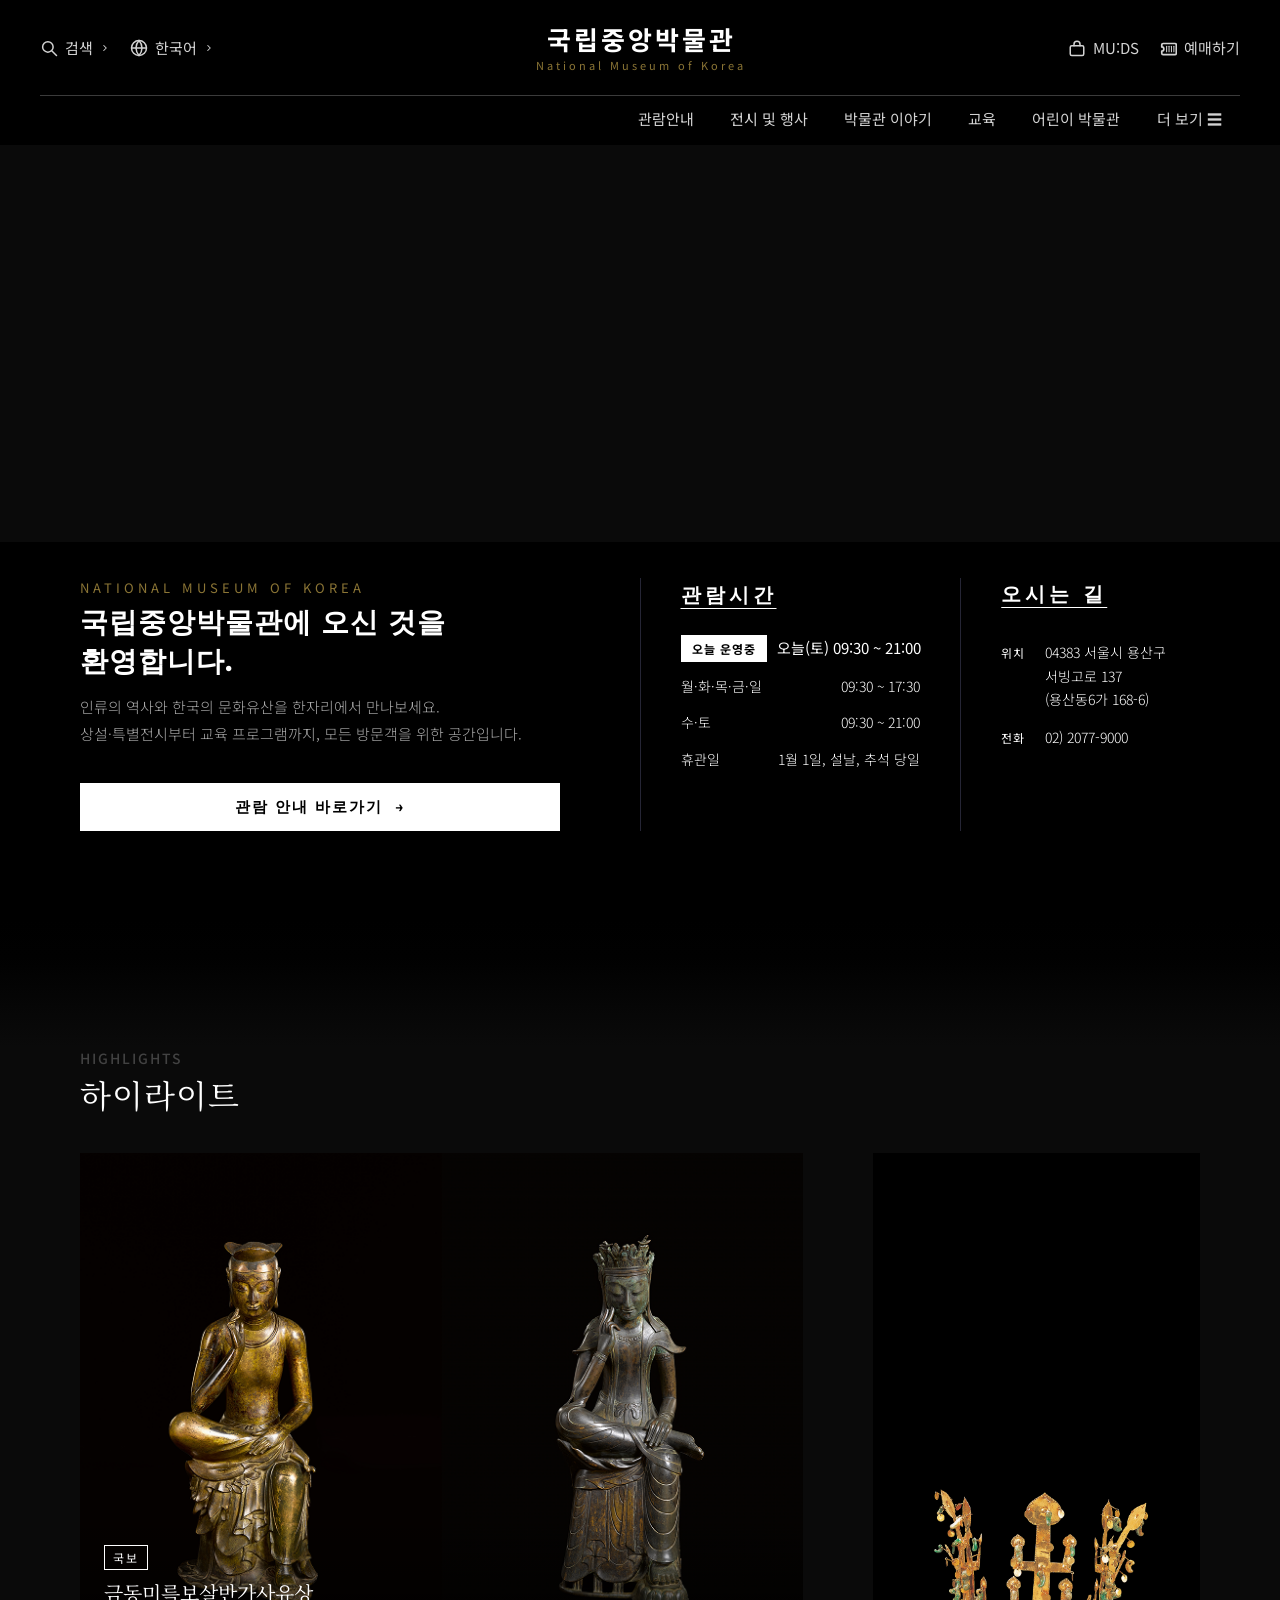
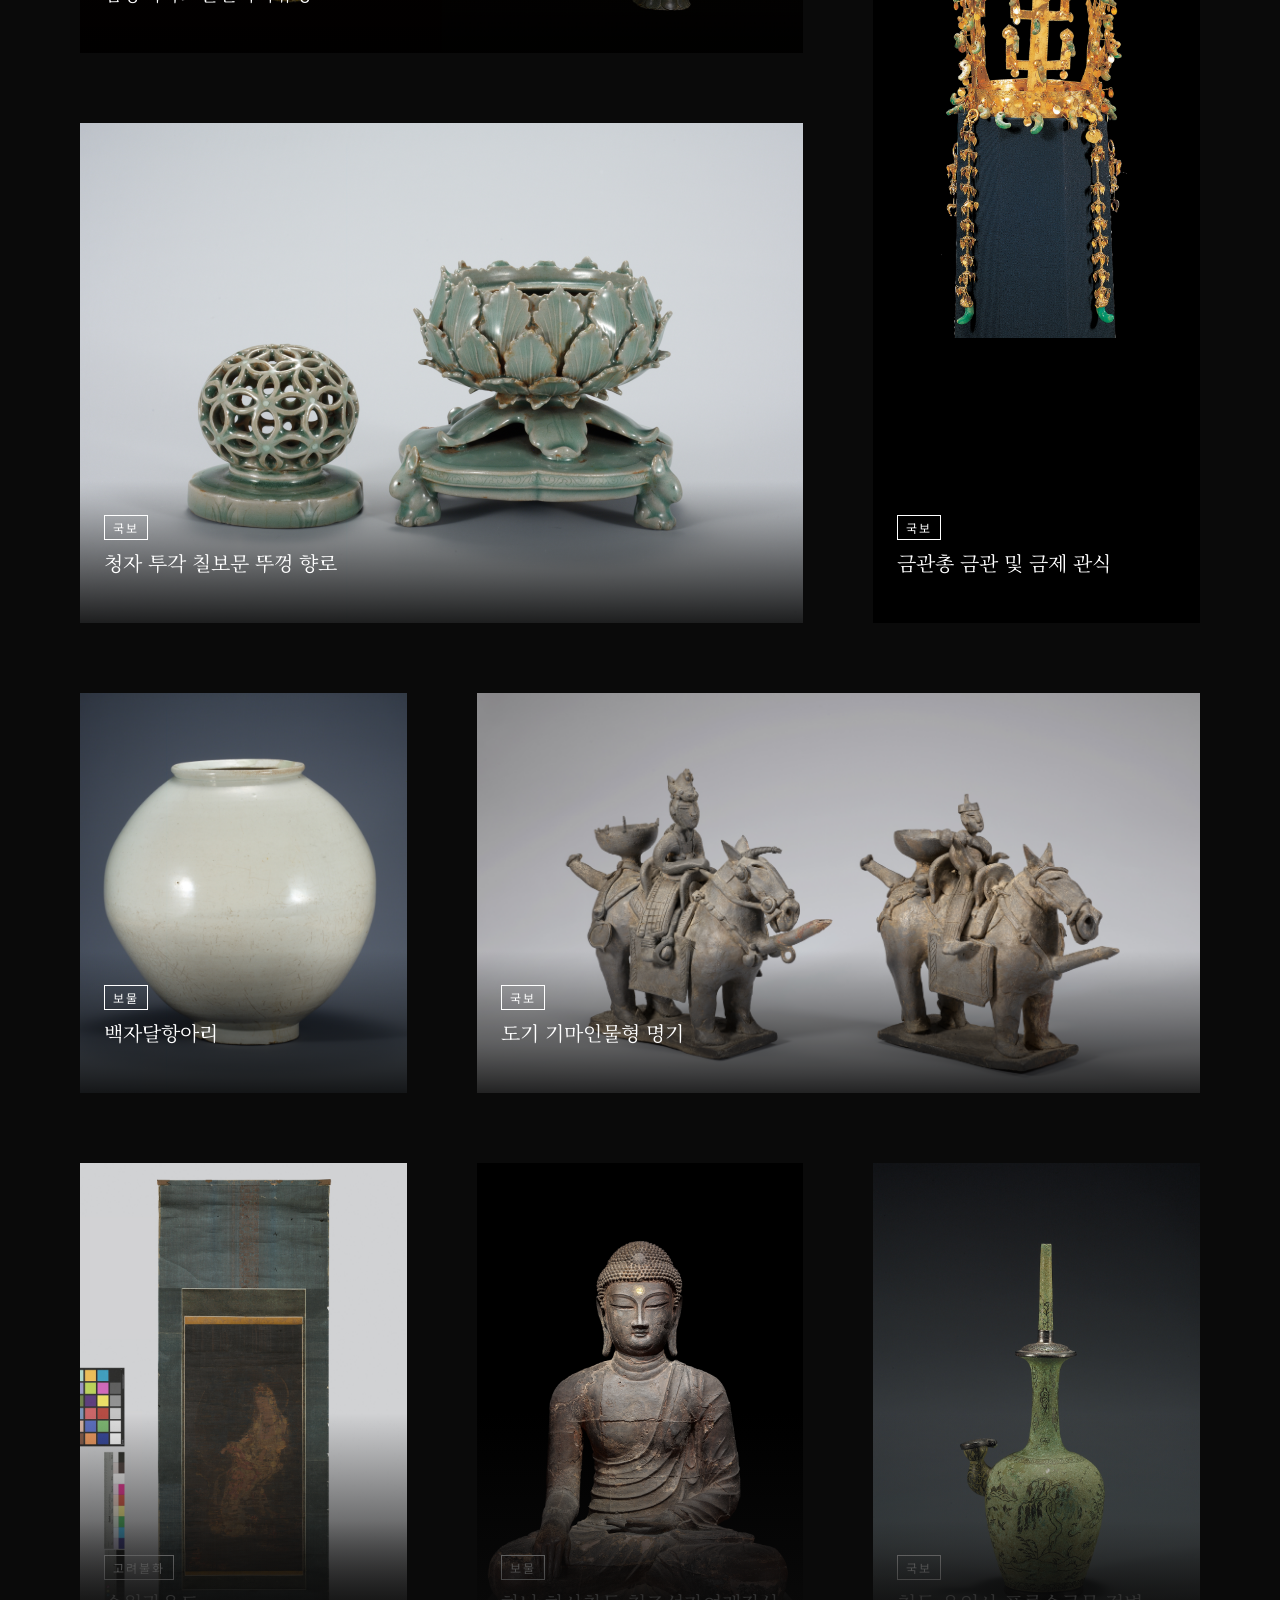
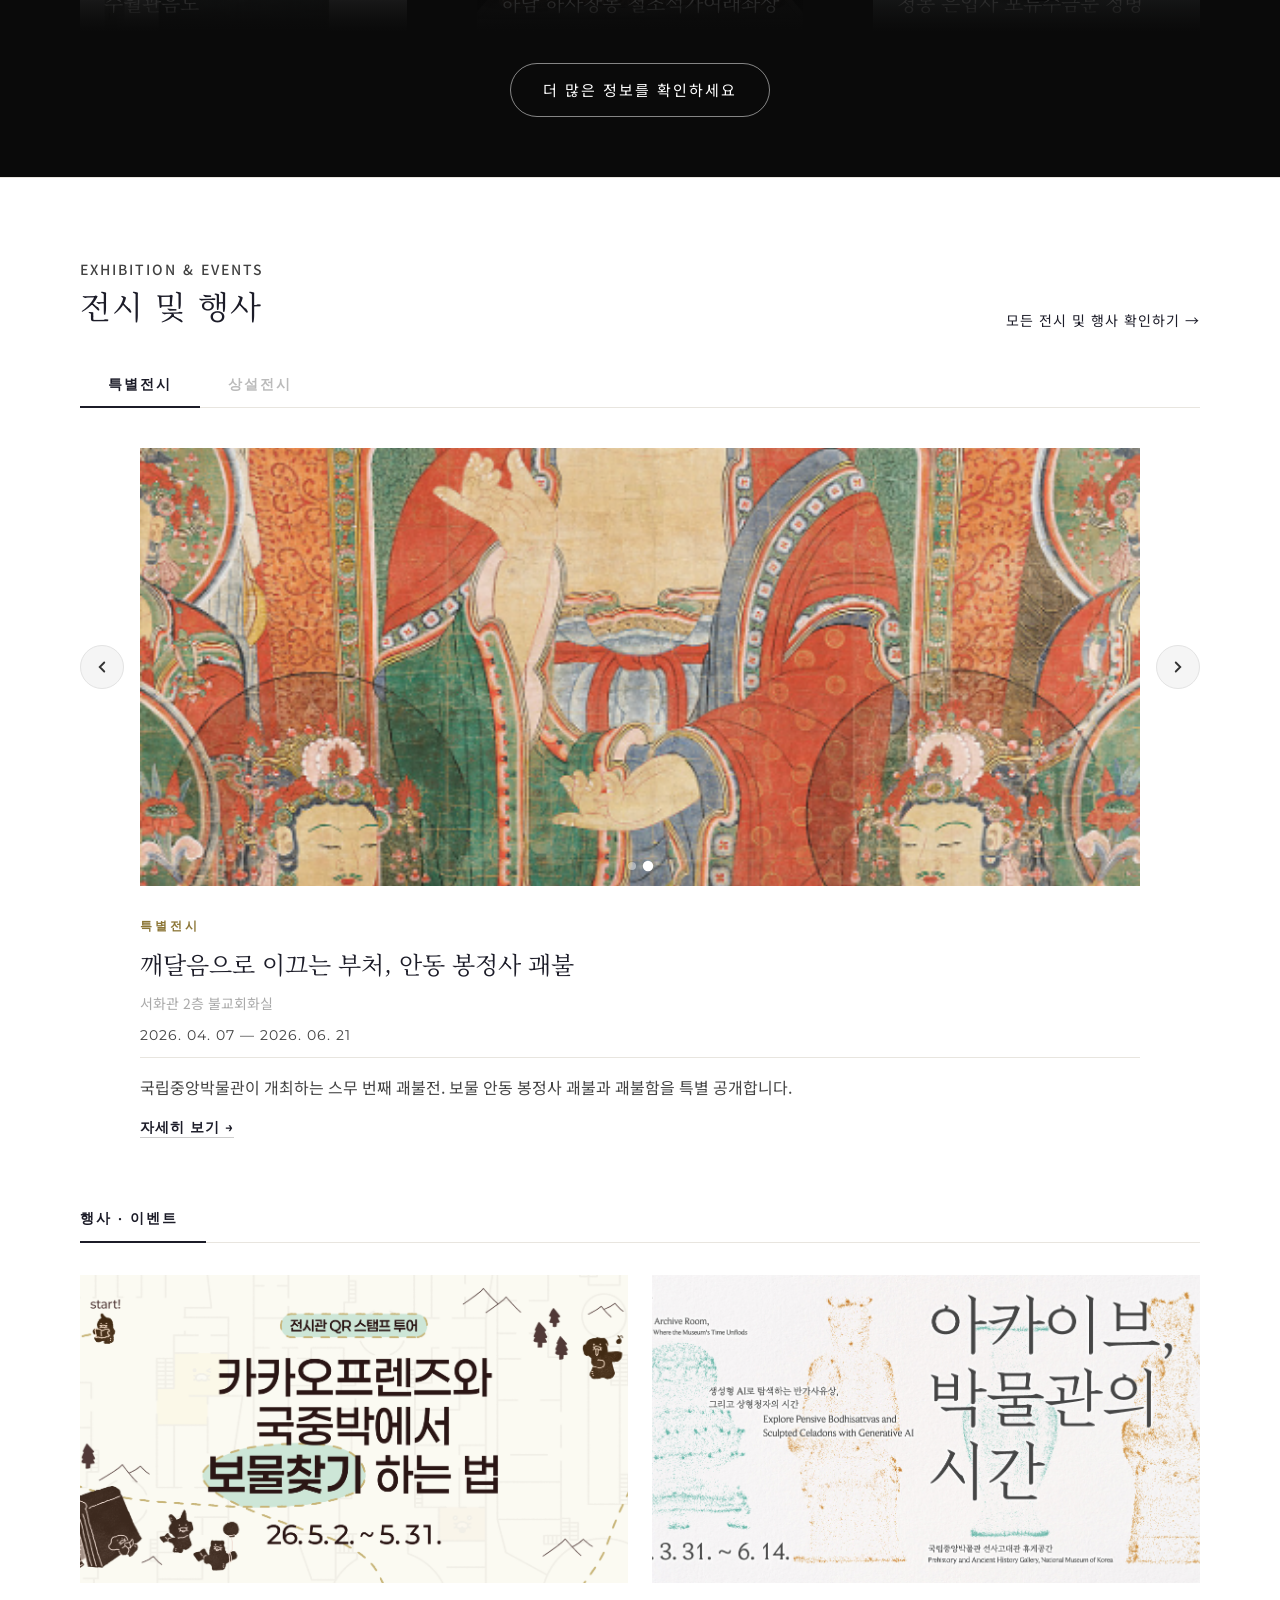
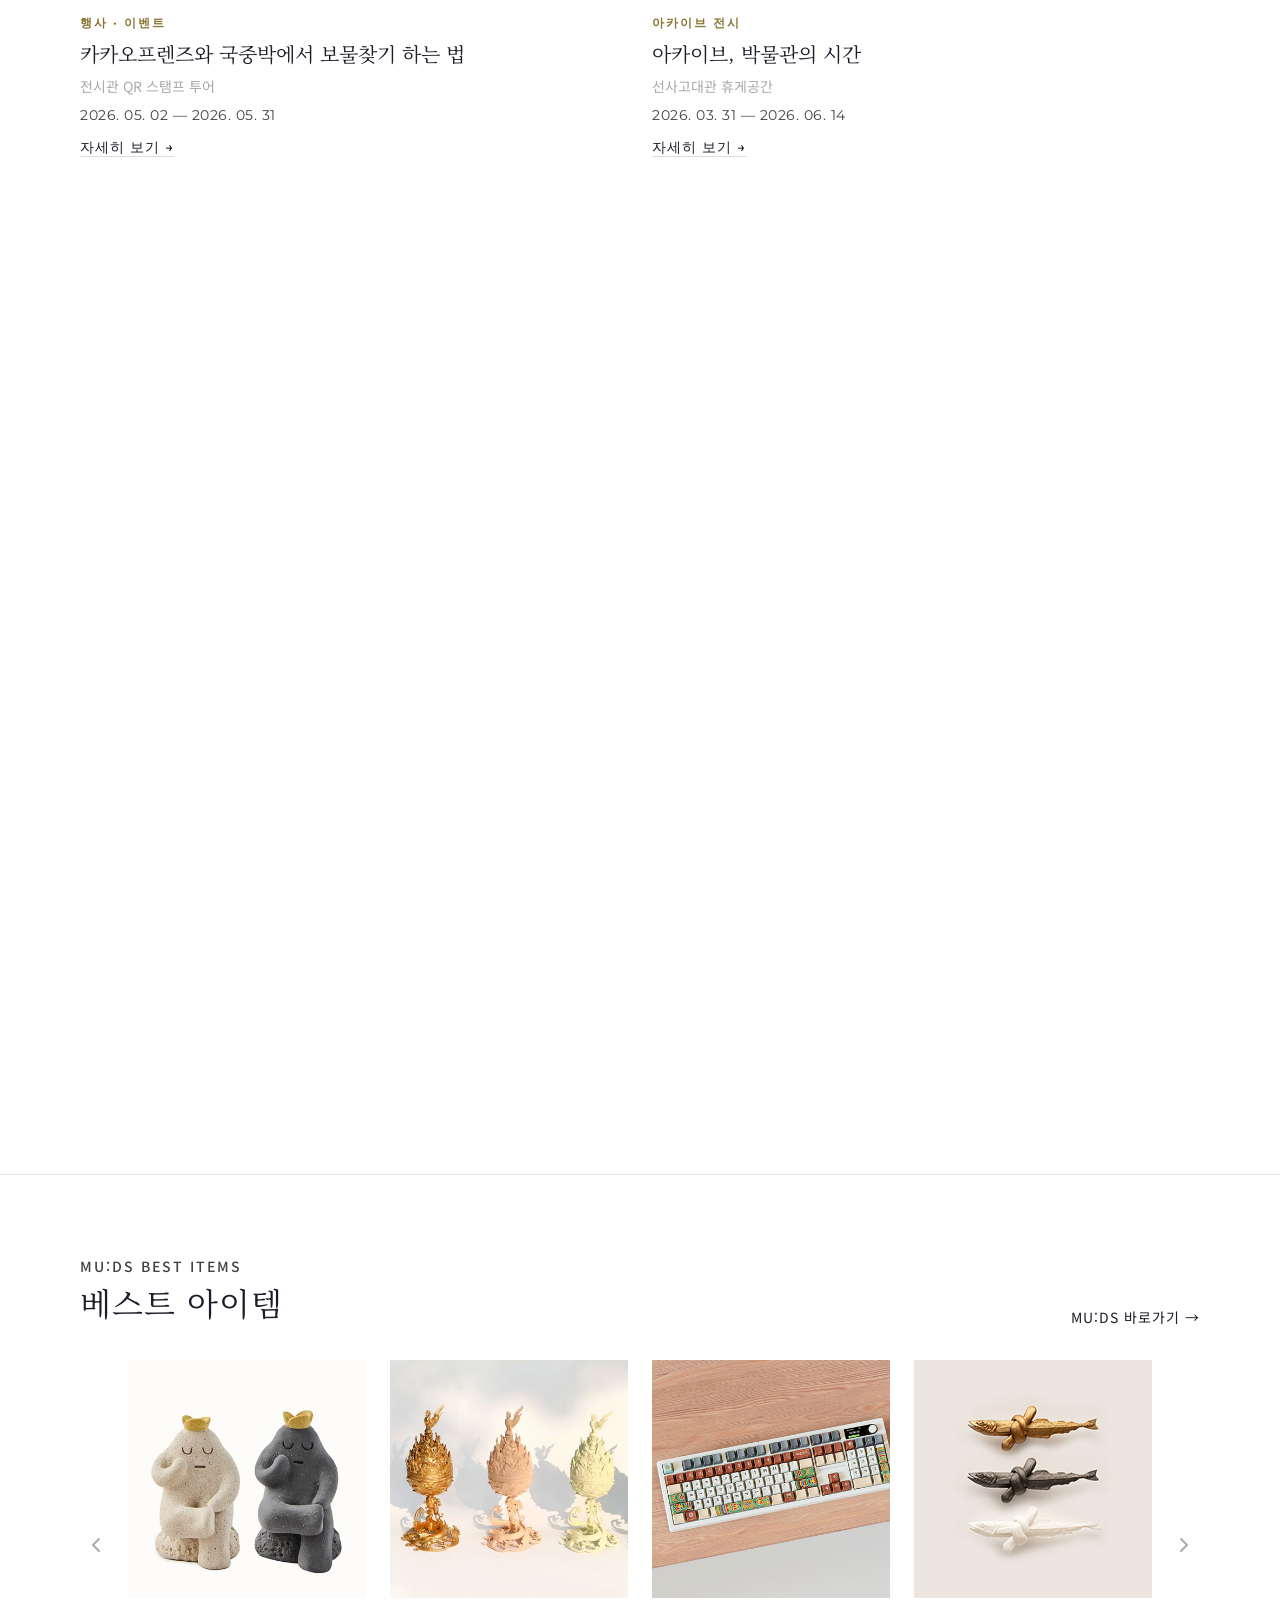
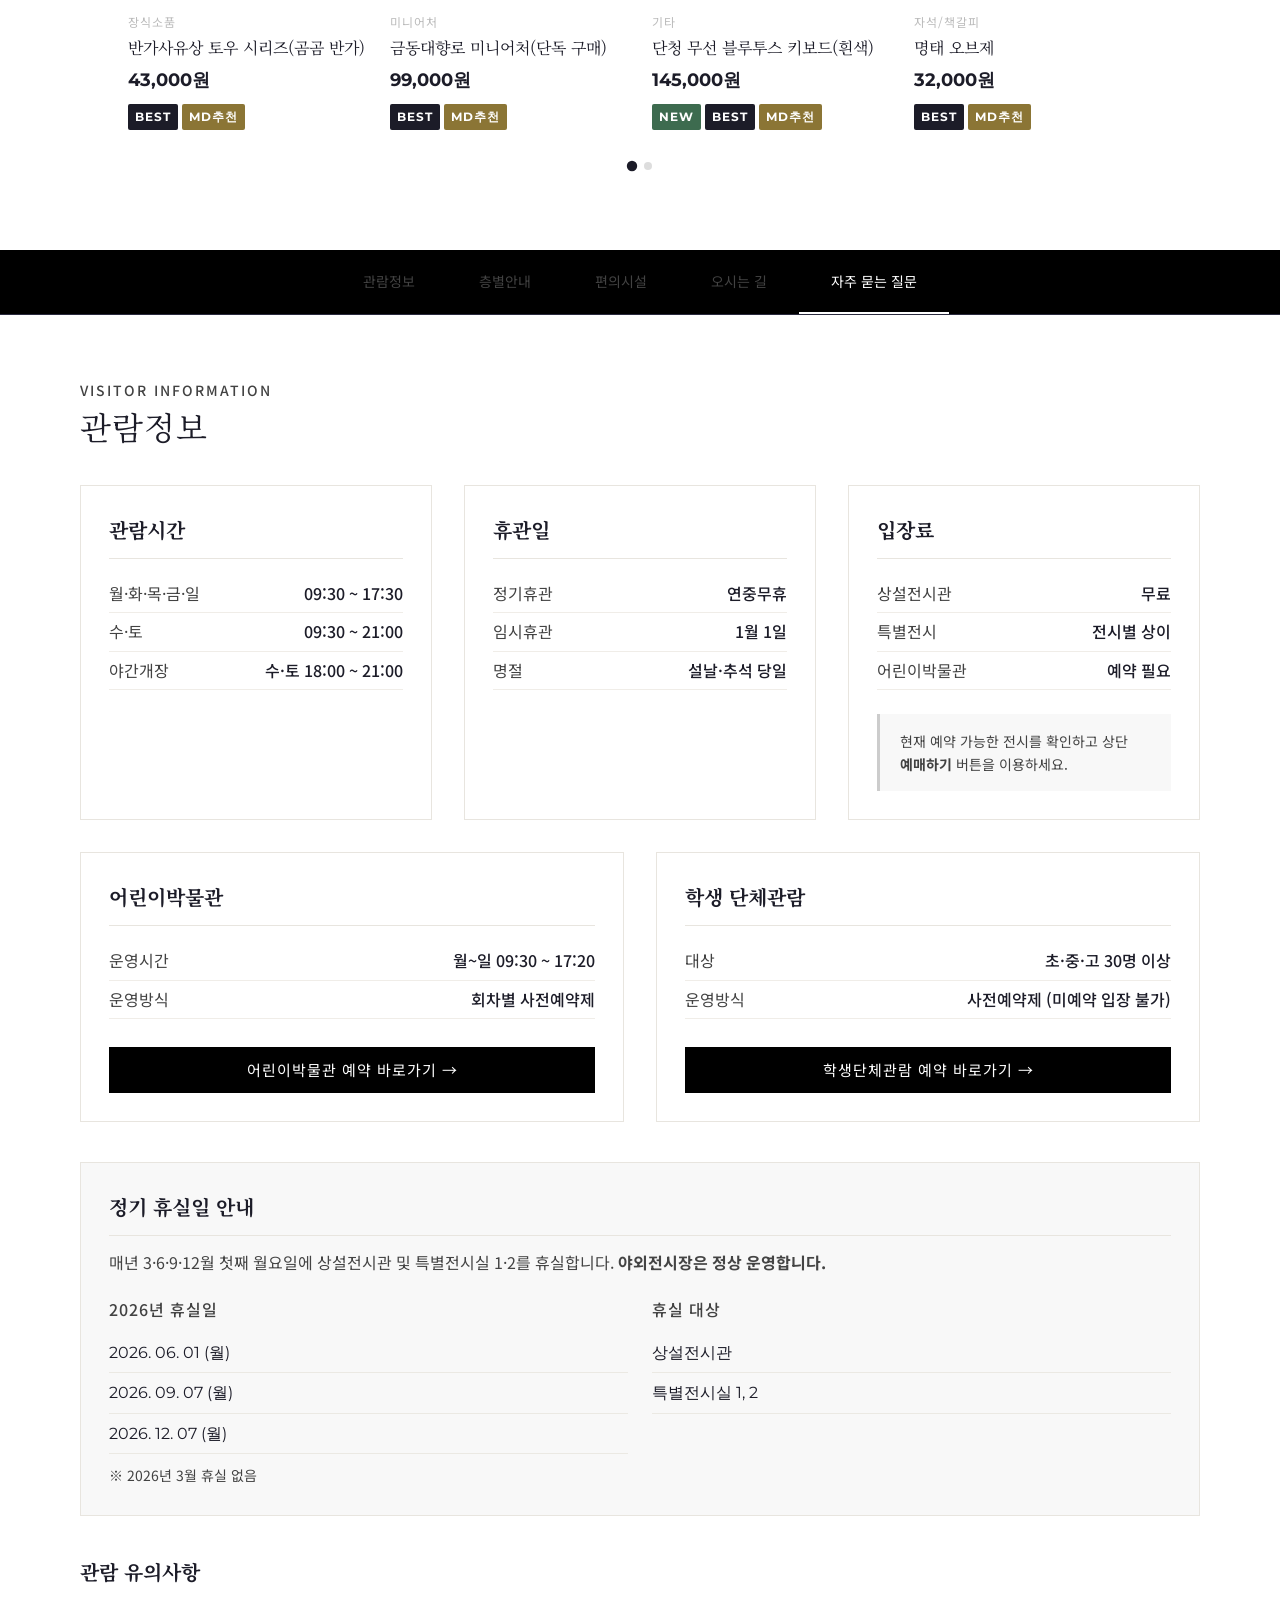
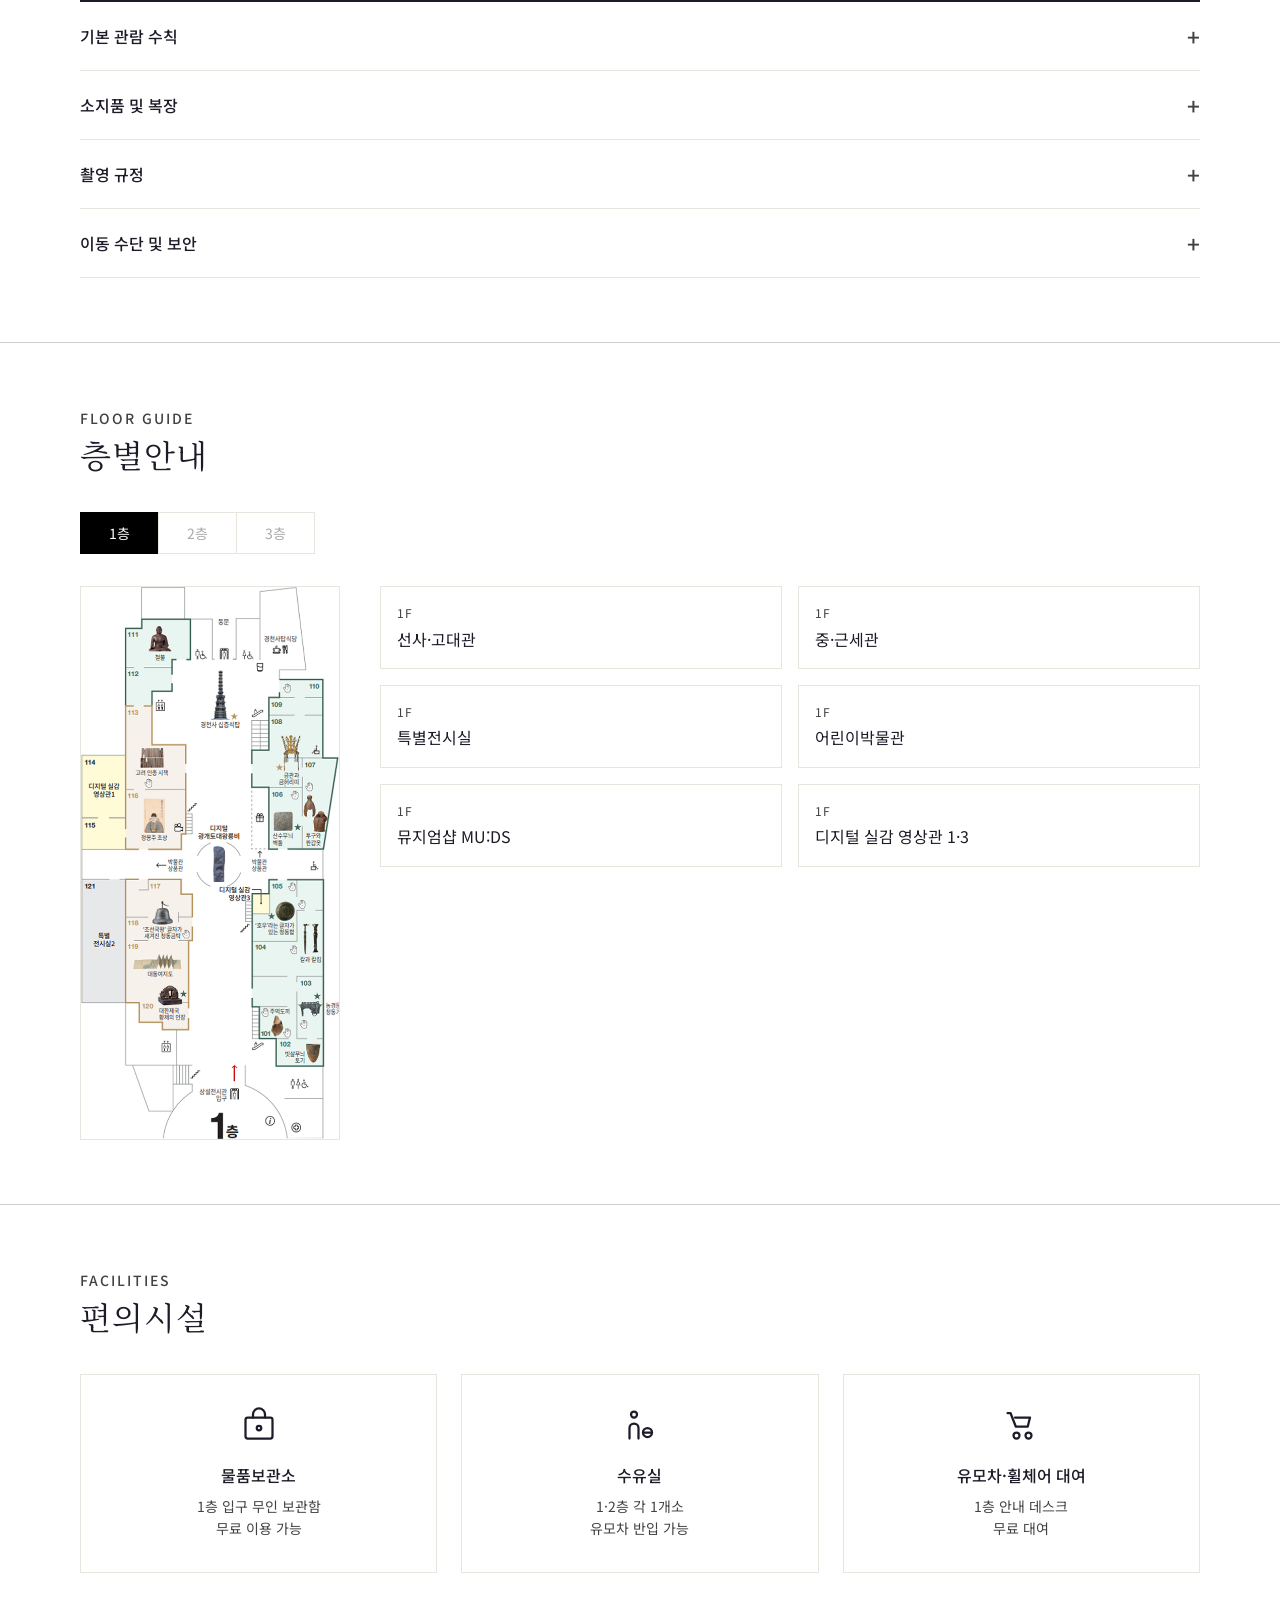
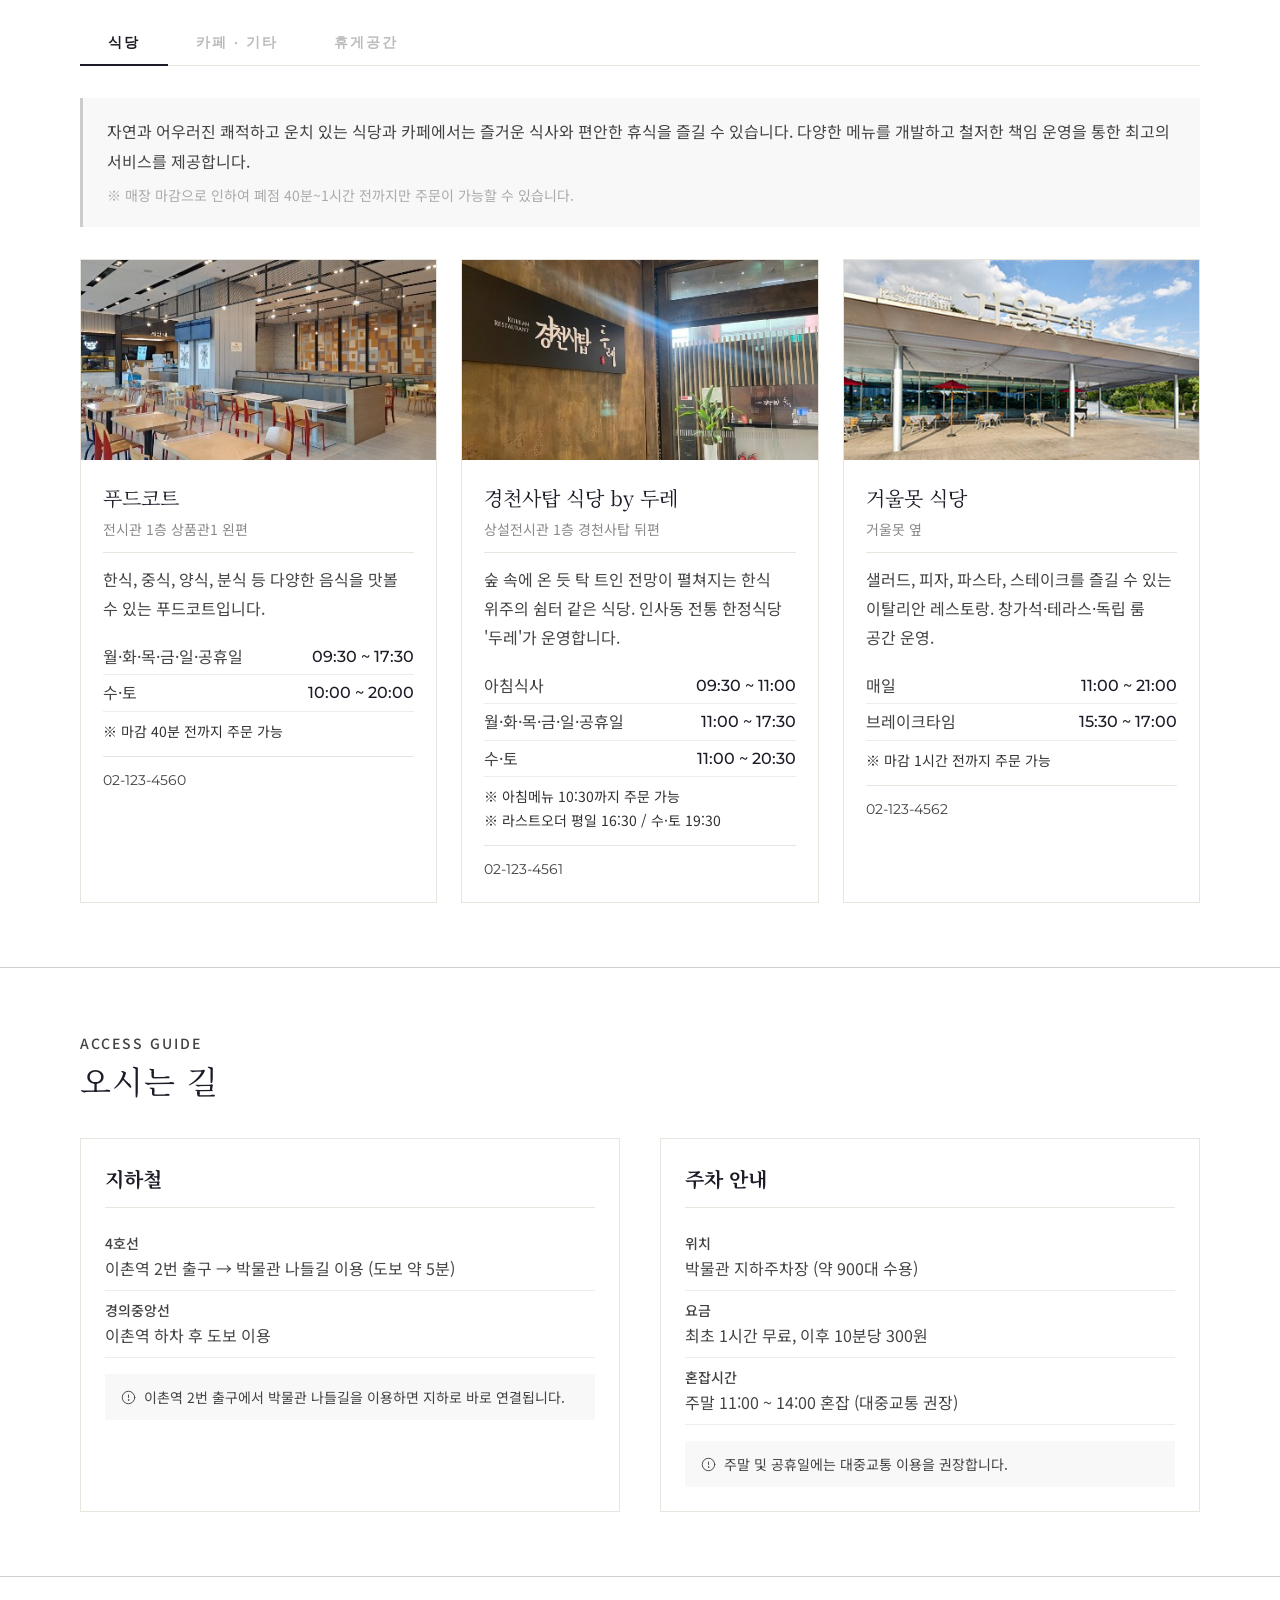
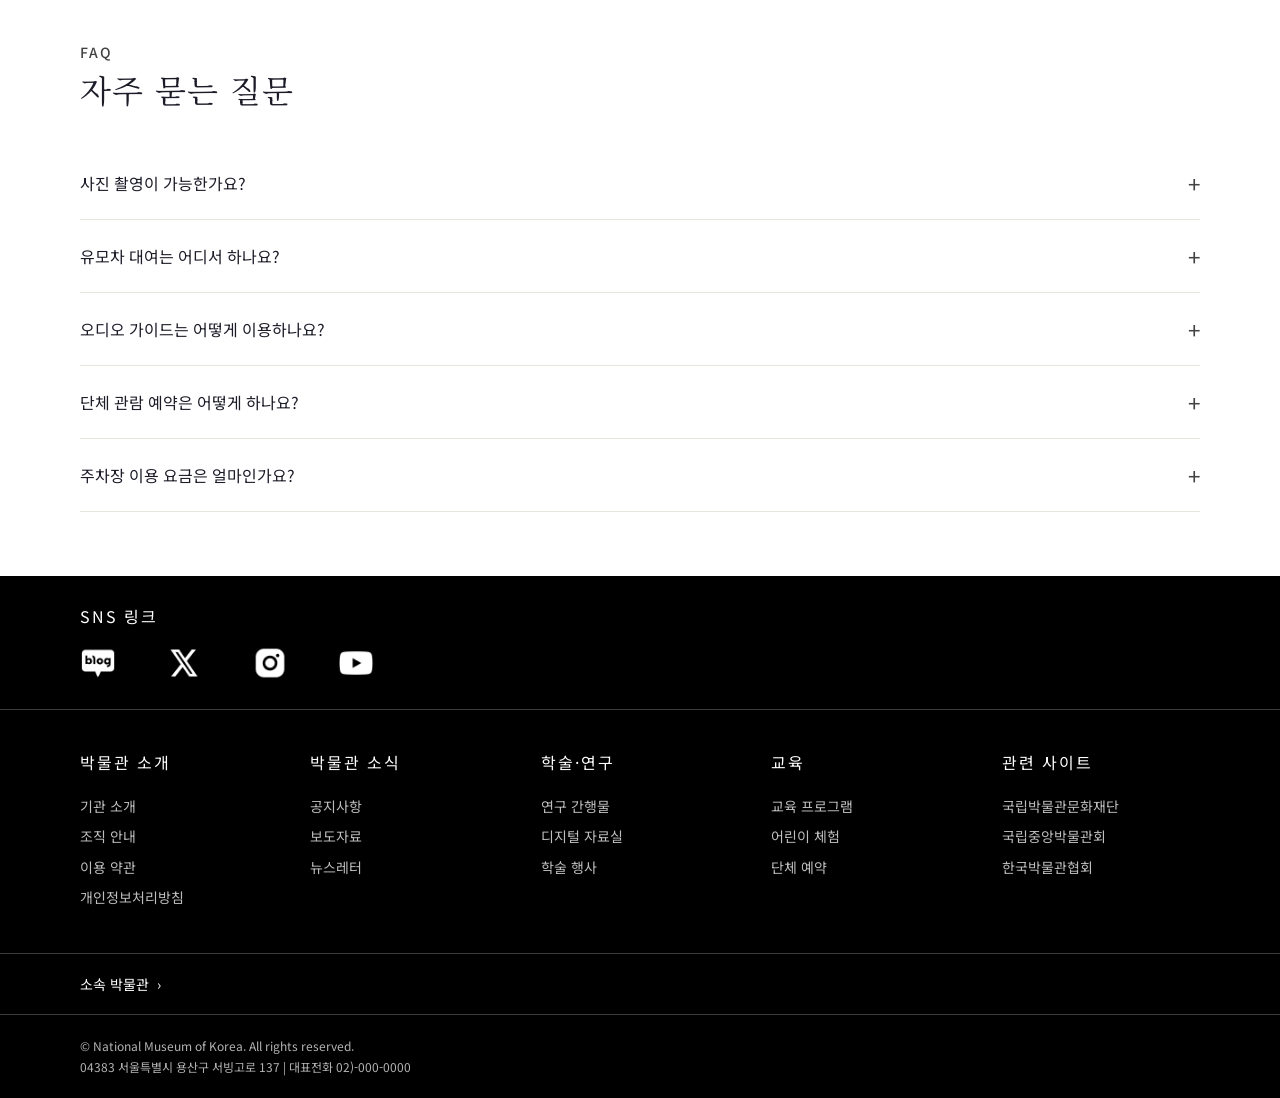
<file: main.html>
<!DOCTYPE html>
<html lang="ko">
<head>
  <meta charset="UTF-8" />
  <meta name="viewport" content="width=device-width, initial-scale=1.0" />
  <title>국립중앙박물관 - National Museum of Korea</title>
  <link rel="preconnect" href="https://fonts.googleapis.com" />
  <link rel="preconnect" href="https://fonts.gstatic.com" crossorigin />
  <link href="https://fonts.googleapis.com/css2?family=Noto+Serif+KR:wght@300;400;500;600&family=Noto+Sans+KR:wght@300;400;500;700&family=Montserrat:wght@300;400;600;700&display=swap" rel="stylesheet" />
  <link rel="stylesheet" href="css/style.css" />
</head>
<body>

<!-- ===== HEADER ===== -->
<header class="site-header" id="siteHeader">
  <div class="header-util">
    <div class="header-util__left">
      <button class="util-btn util-btn--combined" id="combinedMenuBtn"
              aria-label="검색 및 메뉴" onclick="toggleMegaMenu()">
        <svg class="combined-icon--default" viewBox="0 0 56 46"
             fill="none" stroke="currentColor" stroke-width="5"
             stroke-linecap="round" stroke-linejoin="round" aria-hidden="true">
          <line x1="6" y1="12" x2="20" y2="12"/>
          <line x1="6" y1="23" x2="20" y2="23"/>
          <line x1="6" y1="35" x2="25" y2="35"/>
          <circle cx="38" cy="18" r="11"/>
          <line x1="46" y1="26" x2="56" y2="36"/>
        </svg>
        <svg class="combined-icon--close" viewBox="0 0 24 24"
             fill="none" stroke="currentColor" stroke-width="2.5"
             stroke-linecap="round" aria-hidden="true">
          <line x1="4"  y1="4"  x2="20" y2="20"/>
          <line x1="20" y1="4"  x2="4"  y2="20"/>
        </svg>
      </button>
      <button class="util-btn util-btn--desktop-only" aria-label="검색" onclick="toggleSearch()">
        <svg class="util-icon" viewBox="0 0 24 24" fill="none" stroke="currentColor" stroke-width="2" stroke-linecap="round" aria-hidden="true">
          <circle cx="10.5" cy="10.5" r="7"/>
          <line x1="16" y1="16" x2="22" y2="22"/>
        </svg>
        <span>검색</span>
        <svg class="util-arrow" viewBox="0 0 24 24" fill="none" stroke="currentColor" stroke-width="2.5" stroke-linecap="round" stroke-linejoin="round" aria-hidden="true">
          <polyline points="9 18 15 12 9 6"/>
        </svg>
      </button>
      <div class="lang-wrap">
        <button class="util-btn" aria-label="언어 선택" onclick="toggleLang()">
          <svg class="util-icon" viewBox="0 0 24 24" fill="none" stroke="currentColor" stroke-width="2" aria-hidden="true">
            <circle cx="12" cy="12" r="10"/>
            <line x1="2" y1="12" x2="22" y2="12"/>
            <path d="M12 2a15.3 15.3 0 0 1 4 10 15.3 15.3 0 0 1-4 10 15.3 15.3 0 0 1-4-10 15.3 15.3 0 0 1 4-10z"/>
          </svg>
          <span>한국어</span>
          <svg class="util-arrow util-arrow--down" viewBox="0 0 24 24" fill="none" stroke="currentColor" stroke-width="2.5" stroke-linecap="round" stroke-linejoin="round" aria-hidden="true">
            <polyline points="9 18 15 12 9 6"/>
          </svg>
        </button>
        <div class="lang-dropdown" id="langDropdown" role="menu">
          <a href="#" role="menuitem">한국어</a>
          <a href="#" role="menuitem">English</a>
          <a href="#" role="menuitem">日本語</a>
          <a href="#" role="menuitem">中文</a>
        </div>
      </div>
    </div>
    <div class="header-util__center">
      <a href="main.html" class="site-logo" aria-label="국립중앙박물관 홈으로">
        <div class="site-logo__kr">국립중앙박물관</div>
        <div class="site-logo__en">National Museum of Korea</div>
      </a>
    </div>
    <div class="header-util__right">
      <a href="#" class="util-btn util-shop" aria-label="뮤지엄샵 MU:DS">
        <svg class="util-icon" viewBox="0 0 24 24" fill="none" stroke="currentColor" stroke-width="2" stroke-linecap="round" stroke-linejoin="round" aria-hidden="true">
          <rect x="3" y="9" width="18" height="13" rx="2"/>
          <path d="M8 9V7a4 4 0 0 1 8 0v2"/>
        </svg>
        <span>MU:DS</span>
      </a>
      <a href="#" class="util-btn util-ticket" aria-label="예매하기">
        <svg class="util-icon" viewBox="0 0 26 15" fill="none" stroke="currentColor" stroke-width="1.5" stroke-linecap="round" stroke-linejoin="round" aria-hidden="true">
          <path d="M6 1h17a2 2 0 0 1 2 2v12a2 2 0 0 1-2 2H6a2 2 0 0 1-2-2v-3a3 3 0 0 0 0-6V3a2 2 0 0 1 2-2z" stroke-width="2.5"/>
          <line x1="11" y1="5" x2="11" y2="13"/>
          <line x1="14.5" y1="5" x2="14.5" y2="13"/>
          <line x1="18" y1="5" x2="18" y2="13"/>
          <line x1="21.5" y1="5" x2="21.5" y2="13"/>
        </svg>
        <span>예매하기</span>
      </a>
    </div>
  </div>
  <nav class="header-nav" aria-label="주요 메뉴">
    <ul class="nav-list" role="menubar">
      <li class="nav-list__item" role="none"><a href="#" role="menuitem">관람안내</a></li>
      <li class="nav-list__item" role="none"><a href="#" role="menuitem">전시 및 행사</a></li>
      <li class="nav-list__item" role="none"><a href="#" role="menuitem">박물관 이야기</a></li>
      <li class="nav-list__item" role="none"><a href="#" role="menuitem">교육</a></li>
      <li class="nav-list__item" role="none"><a href="#" role="menuitem">어린이 박물관</a></li>
      <li class="nav-list__item nav-list__item--toggle" role="none">
        <a href="#" id="menuToggle" role="menuitem" onclick="toggleMegaMenu(); return false;">더 보기 ☰</a>
      </li>
    </ul>
  </nav>
</header>

<div class="search-bar" id="searchBar">
  <div class="search-bar__inner">
    <input type="text" class="search-bar__input" placeholder="검색어를 입력하세요." />
    <button class="search-bar__icon" aria-label="검색 실행">
      <svg viewBox="0 0 24 24" fill="none" stroke="currentColor" stroke-width="2" stroke-linecap="round">
        <circle cx="10.5" cy="10.5" r="7"/><line x1="16" y1="16" x2="22" y2="22"/>
      </svg>
    </button>
  </div>
  <button class="search-bar__close" onclick="closeSearch()" aria-label="검색 닫기">✕</button>
</div>
<div class="search-overlay" id="searchOverlay" onclick="closeSearch()"></div>

<!-- ===== 전체메뉴 패널 ===== -->
<div class="mega-menu" id="megaMenu" aria-hidden="true">
  <div class="mega-menu__inner">
    <div class="mega-menu__search-wrap">
      <div class="mega-menu__search-inner">
        <input type="text" class="mega-menu__search-input" placeholder="검색어를 입력하세요." />
        <button class="mega-menu__search-btn" aria-label="검색 실행">
          <svg viewBox="0 0 24 24" fill="none" stroke="currentColor" stroke-width="2" stroke-linecap="round">
            <circle cx="10.5" cy="10.5" r="7"/><line x1="16" y1="16" x2="22" y2="22"/>
          </svg>
        </button>
      </div>
    </div>
    <div class="mega-menu__main">
      <div class="mega-menu__col">
        <p class="mega-menu__col-title" onclick="toggleMegaCol(this)">관람 <span class="mega-menu__col-arrow">›</span></p>
        <ul class="mega-menu__list">
          <li><a href="#">관람안내</a></li><li><a href="#">전시해설 · 예약하기</a></li>
          <li><a href="#">관람 · 편의시설</a></li><li><a href="#">접근성 안내</a></li><li><a href="#">오시는 길</a></li>
        </ul>
      </div>
      <div class="mega-menu__col">
        <p class="mega-menu__col-title" onclick="toggleMegaCol(this)">전시 · 소장품 <span class="mega-menu__col-arrow">›</span></p>
        <ul class="mega-menu__list">
          <li><a href="#">상설전시</a></li><li><a href="#">특별전시</a></li>
          <li><a href="#">디지털 실감 영상관</a></li><li><a href="#">온라인 전시관</a></li><li><a href="#">소장품 검색</a></li>
        </ul>
      </div>
      <div class="mega-menu__col">
        <p class="mega-menu__col-title" onclick="toggleMegaCol(this)">교육 · 행사 <span class="mega-menu__col-arrow">›</span></p>
        <ul class="mega-menu__list">
          <li><a href="#">교육 프로그램</a></li><li><a href="#">전문교육</a></li>
          <li><a href="#">공연 · 문화행사</a></li><li><a href="#">어린이 박물관</a></li>
        </ul>
      </div>
      <div class="mega-menu__col">
        <p class="mega-menu__col-title" onclick="toggleMegaCol(this)">박물관 안내 <span class="mega-menu__col-arrow">›</span></p>
        <ul class="mega-menu__list">
          <li><a href="#">박물관 소개</a></li><li><a href="#">박물관 소식</a></li>
          <li><a href="#">공지사항</a></li><li><a href="#">학술행사</a></li>
          <li><a href="#">정기간행물</a></li><li><a href="#">도서관</a></li>
        </ul>
      </div>
    </div>
  </div>
</div>

<div class="header-spacer" aria-hidden="true"></div>

<!-- ===== MAIN ===== -->
<main>

  <!-- 섹션 1: 히어로 -->
  <section class="hero" id="hero" aria-label="박물관 소개">
    <div class="hero__video-wrap">
      <video autoplay loop muted playsinline>
        <source src="video/museum.mp4" type="video/mp4">
      </video>
      <div class="hero__video-overlay"></div>
    </div>
    <div class="hero__info">
      <div class="hero__welcome">
        <div class="hero__welcome-body">
          <p class="hero__welcome-sub">NATIONAL MUSEUM OF KOREA</p>
          <h1 class="hero__welcome-title">국립중앙박물관에 오신 것을 환영합니다.</h1>
          <p class="hero__welcome-desc">인류의 역사와 한국의 문화유산을 한자리에서 만나보세요.<br>상설·특별전시부터 교육 프로그램까지, 모든 방문객을 위한 공간입니다.</p>
        </div>
        <a href="#visitInfo" class="hero__welcome-btn">관람 안내 바로가기 &nbsp;→</a>
      </div>
      <div class="hero__divider" aria-hidden="true"></div>
      <div class="hero__right">
        <div class="hero__tabs">
          <button class="hero__tab active" onclick="switchHeroTab(this, 'heroHours')">관람시간</button>
          <button class="hero__tab" onclick="switchHeroTab(this, 'heroAccess')">오시는 길</button>
        </div>
        <div class="hero__hours-wrap active" id="heroHours">
          <a class="hero__info-label" href="#visitInfo" onclick="scrollToSection('visitInfo'); return false;">관람시간</a>
          <div class="hero__hours-today">
            <span class="hero__open-badge">오늘 운영중</span>
            <span class="hero__hours-today-text">오늘(수) 09:30 ~ 21:00</span>
          </div>
          <ul class="hero__hours-list">
            <li class="hero__hours-item"><span>월·화·목·금·일</span><span>09:30 ~ 17:30</span></li>
            <li class="hero__hours-item"><span>수·토</span><span>09:30 ~ 21:00</span></li>
            <li class="hero__hours-item"><span>휴관일</span><span>1월 1일, 설날, 추석 당일</span></li>
          </ul>
        </div>
        <div class="hero__section-divider"></div>
        <div class="hero__access" id="heroAccess">
          <a class="hero__info-label" href="#accessSection" onclick="scrollToSection('accessSection'); return false;">오시는 길</a>
          <ul class="hero__access-list">
            <li class="hero__access-item">
              <span class="hero__access-label">위치</span>
              <span class="hero__access-text">04383 서울시 용산구 서빙고로 137<br>(용산동6가 168-6)</span>
            </li>
            <li class="hero__access-item">
              <span class="hero__access-label">전화</span>
              <span class="hero__access-text">02) 2077-9000</span>
            </li>
          </ul>
        </div>
      </div>
    </div>
  </section>

  <!-- 섹션 2: 하이라이트 -->
  <section class="highlights fade-in" id="highlights" aria-label="하이라이트">
    <div class="section-header">
      <div>
        <p class="section-subtitle">HIGHLIGHTS</p>
        <h2 class="section-title">하이라이트</h2>
      </div>
    </div>
    <div class="highlights__grid">
      <article class="highlight-card highlight-card--big"><div class="highlight-card__img"><img src="img/highlight-01-maitreya.png" alt="금동미륵보살반가사유상"></div><div class="highlight-card__body"><span class="highlight-card__badge">국보</span><h3 class="highlight-card__name">금동미륵보살반가사유상</h3><p class="highlight-card__desc">영원한 사유의 순간, 미소 속에 깃든 천 년의 침묵</p></div></article>
      <article class="highlight-card"><div class="highlight-card__img"><img src="img/highlight-02-gold-crown.jpg" alt="금관총 금관 및 금제 관식"></div><div class="highlight-card__body"><span class="highlight-card__badge">국보</span><h3 class="highlight-card__name">금관총 금관 및 금제 관식</h3><p class="highlight-card__desc">신라 왕족의 영화, 황금빛으로 되살아나다</p></div></article>
      <article class="highlight-card"><div class="highlight-card__img"><img src="img/highlight-03-celadon-incense.jpg" alt="청자 투각 칠보문 뚜껑 향로"></div><div class="highlight-card__body"><span class="highlight-card__badge">국보</span><h3 class="highlight-card__name">청자 투각 칠보문 뚜껑 향로</h3><p class="highlight-card__desc">천 년을 버텨온 고려 비색의 아름다움</p></div></article>
      <article class="highlight-card"><div class="highlight-card__img"><img src="img/highlight-04-moon-jar.jpg" alt="백자달항아리"></div><div class="highlight-card__body"><span class="highlight-card__badge">보물</span><h3 class="highlight-card__name">백자달항아리</h3><p class="highlight-card__desc">넉넉한 여백 속에 담긴 조선의 미학</p></div></article>
      <article class="highlight-card highlight-card--wide"><div class="highlight-card__img"><img src="img/highlight-05-horse-rider.jpg" alt="도기 기마인물형 명기"></div><div class="highlight-card__body"><span class="highlight-card__badge">국보</span><h3 class="highlight-card__name">도기 기마인물형 명기</h3><p class="highlight-card__desc">천오백 년 전 신라인이 빚어낸, 달리는 말 위의 이야기</p></div></article>
      <article class="highlight-card"><div class="highlight-card__img"><img src="img/highlight-06-gwaneum.jpg" alt="수월관음도"></div><div class="highlight-card__body"><span class="highlight-card__badge">고려불화</span><h3 class="highlight-card__name">수월관음도</h3><p class="highlight-card__desc">물 위에 드리운 자비, 고려 불화의 절정</p></div></article>
      <article class="highlight-card"><div class="highlight-card__img"><img src="img/highlight-07-iron-buddha.jpg" alt="하남 하사창동 철조석가여래좌상"></div><div class="highlight-card__body"><span class="highlight-card__badge">보물</span><h3 class="highlight-card__name">하남 하사창동 철조석가여래좌상</h3><p class="highlight-card__desc">철의 무게로 새긴 고요한 깨달음</p></div></article>
      <article class="highlight-card"><div class="highlight-card__img"><img src="img/highlight-08-bronze-ewer.jpg" alt="청동 은입사 포류수금문 정병"></div><div class="highlight-card__body"><span class="highlight-card__badge">국보</span><h3 class="highlight-card__name">청동 은입사 포류수금문 정병</h3><p class="highlight-card__desc">은빛 선율로 새긴 고려 장인의 숨결</p></div></article>
    </div>
    <div class="highlights__cta">
      <a href="#" class="highlights__cta-btn">더 많은 정보를 확인하세요</a>
    </div>
  </section>


  <!-- ===== 섹션 3: 전시 및 행사 ===== -->
  <section class="exhibition fade-in" id="exhibition" aria-label="전시 및 행사">
    <div class="section-header">
      <div>
        <p class="section-subtitle">EXHIBITION &amp; EVENTS</p>
        <h2 class="section-title">전시 및 행사</h2>
      </div>
      <a href="#" class="section-more">모든 전시 및 행사 확인하기 →</a>
    </div>
    <div class="exhibition__tabs" role="tablist">
      <button class="exhibition__tab active" role="tab" onclick="switchExhibitionTab(this, 'special')">특별전시</button>
      <button class="exhibition__tab" role="tab" onclick="switchExhibitionTab(this, 'permanent')">상설전시</button>
    </div>
    <div class="exhi-slider" id="exhiSlider">
      <div class="exhi-slider__stage">
        <button class="exhi-slider__btn exhi-slider__btn--prev" onclick="moveSlide(-1)" aria-label="이전 전시">
          <svg viewBox="0 0 24 24" fill="none" stroke="currentColor" stroke-width="2.5" stroke-linecap="round"><polyline points="15 18 9 12 15 6"/></svg>
        </button>
        <div class="exhi-slider__img-wrap">
          <picture>
            <source media="(max-width: 768px)" srcset="img/exhibition-01-kimhongdo-mobile.png">
            <img class="exhi-slider__img active" data-type="special" src="img/exhibition-01-kimhongdo.jpg" alt="단원 김홍도, 시대를 그리다">
          </picture>
          <picture>
            <source media="(max-width: 768px)" srcset="img/exhibition-02-bongjeongsa-mobile.png">
            <img class="exhi-slider__img" data-type="special" src="img/exhibition-02-bongjeongsa.jpg" alt="안동 봉정사 괘불">
          </picture>
          <picture>
            <source media="(max-width: 768px)" srcset="img/exhibition-03-beauty-mobile.png">
            <img class="exhi-slider__img" data-type="permanent" src="img/exhibition-03-beauty.jpg" alt="아름다움을 나누는 마음">
          </picture>
          <picture>
            <source media="(max-width: 768px)" srcset="img/exhibition-06-seohwagwan-mobile.jpg">
            <img class="exhi-slider__img" data-type="permanent" src="img/exhibition-06-seohwagwan.jpg" alt="서화관 상설전시">
          </picture>
          <div class="exhi-slider__dots" id="exhiDots"></div>
        </div>
        <button class="exhi-slider__btn exhi-slider__btn--next" onclick="moveSlide(1)" aria-label="다음 전시">
          <svg viewBox="0 0 24 24" fill="none" stroke="currentColor" stroke-width="2.5" stroke-linecap="round"><polyline points="9 18 15 12 9 6"/></svg>
        </button>
      </div>
      <div class="exhi-slide-text active" data-type="special">
        <span class="exhi-slide__tag">특별전시</span>
        <h3 class="exhi-slide__title">단원 김홍도, 시대를 그리다</h3>
        <p class="exhi-slide__place">상설전시관 서화실 회화 2실</p>
        <p class="exhi-slide__date">2026. 05. 04 — 2026. 08. 02</p>
        <p class="exhi-slide__desc">김홍도의 예술 세계를 집약적으로 조명하는 전시. 단원풍속도첩을 비롯한 대표작들을 한자리에서 만나보세요.</p>
        <a href="#" class="exhi-slide__link">자세히 보기 →</a>
      </div>
      <div class="exhi-slide-text" data-type="special">
        <span class="exhi-slide__tag">특별전시</span>
        <h3 class="exhi-slide__title">깨달음으로 이끄는 부처, 안동 봉정사 괘불</h3>
        <p class="exhi-slide__place">서화관 2층 불교회화실</p>
        <p class="exhi-slide__date">2026. 04. 07 — 2026. 06. 21</p>
        <p class="exhi-slide__desc">국립중앙박물관이 개최하는 스무 번째 괘불전. 보물 안동 봉정사 괘불과 괘불함을 특별 공개합니다.</p>
        <a href="#" class="exhi-slide__link">자세히 보기 →</a>
      </div>
      <div class="exhi-slide-text" data-type="permanent">
        <span class="exhi-slide__tag">기증유물전</span>
        <h3 class="exhi-slide__title">아름다움을 나누는 마음</h3>
        <p class="exhi-slide__place">상설전시관 기증 4실</p>
        <p class="exhi-slide__date">2026. 04. 20 — 2026. 07. 19</p>
        <p class="exhi-slide__desc">박물관에 새롭게 들어온 최신 기증 문화유산을 특별 공개. 이한철의 이유원 초상 등 9건을 선보입니다.</p>
        <a href="#" class="exhi-slide__link">자세히 보기 →</a>
      </div>
      <div class="exhi-slide-text" data-type="permanent">
        <span class="exhi-slide__tag">상설전시</span>
        <h3 class="exhi-slide__title">서화관 — 한국 전통 미술의 정수</h3>
        <p class="exhi-slide__place">서화관 북쪽 전시공간</p>
        <p class="exhi-slide__date">상시 운영</p>
        <p class="exhi-slide__desc">외규장각 의궤를 비롯해 각 시기의 특징을 잘 대변하는 명품을 서화, 불교회화, 목칠공예 주제에 따라 전시하여 수준 높은 우리 전통 미술을 일목요연하게 감상할 수 있습니다.</p>
        <a href="#" class="exhi-slide__link">자세히 보기 →</a>
      </div>
    </div>
    <div class="exhi-events-header">
      <span class="exhi-events-label">행사 · 이벤트</span>
    </div>
    <div class="exhi-events">
      <article class="exhi-event-card">
        <div class="exhi-event-card__img">
          <img src="img/exhibition-04-kakao.png" alt="카카오프렌즈와 국중박에서 보물찾기 이벤트">
          <div class="exhi-event-card__overlay" aria-hidden="true"></div>
        </div>
        <div class="exhi-event-card__body">
          <span class="exhi-event-card__tag">행사 · 이벤트</span>
          <h3 class="exhi-event-card__title">카카오프렌즈와 국중박에서 보물찾기 하는 법</h3>
          <p class="exhi-event-card__place">전시관 QR 스탬프 투어</p>
          <p class="exhi-event-card__date">2026. 05. 02 — 2026. 05. 31</p>
          <a href="#" class="exhi-event-card__link">자세히 보기 →</a>
        </div>
      </article>
      <article class="exhi-event-card">
        <div class="exhi-event-card__img">
          <img src="img/exhibition-05-archive.jpg" alt="아카이브, 박물관의 시간">
          <div class="exhi-event-card__overlay" aria-hidden="true"></div>
        </div>
        <div class="exhi-event-card__body">
          <span class="exhi-event-card__tag">아카이브 전시</span>
          <h3 class="exhi-event-card__title">아카이브, 박물관의 시간</h3>
          <p class="exhi-event-card__place">선사고대관 휴게공간</p>
          <p class="exhi-event-card__date">2026. 03. 31 — 2026. 06. 14</p>
          <a href="#" class="exhi-event-card__link">자세히 보기 →</a>
        </div>
      </article>
    </div>
  </section>


  <!-- ===== 섹션 4: 관람코스 추천 ===== -->
  <section class="course fade-in" id="course" aria-label="관람코스 추천">
    <div>
      <p class="section-subtitle" style="color:#555;">RECOMMENDED COURSE</p>
      <h2 class="section-title">관람코스 추천</h2>
    </div>
    <ul class="course__grid" role="list">

      <!-- Course 01 -->
      <li class="course-card" role="listitem">
        <div class="course-card__num">01</div>
        <p class="course-card__tag">COURSE 01</p>
        <h3 class="course-card__title">대표 유물 코스</h3>
        <p class="course-card__desc">처음 방문하는 분들을 위한 핵심 명품 중심 코스</p>
        <ul class="course-card__steps">
          <li class="course-card__step">
            <span class="course-card__step-badge">1F · 108</span>
            <span class="course-card__step-name">금관과 금허리띠</span>
          </li>
          <li class="course-card__step">
            <span class="course-card__step-badge">1F · 103</span>
            <span class="course-card__step-name">농경문 청동기</span>
          </li>
          <li class="course-card__step">
            <span class="course-card__step-badge">2F · 209</span>
            <span class="course-card__step-name">반가사유상</span>
          </li>
          <li class="course-card__step">
            <span class="course-card__step-badge">3F · 303</span>
            <span class="course-card__step-name">청자 칠보무늬 향로</span>
          </li>
        </ul>
        <div class="course-card__time"><span>⏱</span><span>소요시간 약 1시간</span></div>
      </li>

      <!-- Course 02 -->
      <li class="course-card" role="listitem">
        <div class="course-card__num">02</div>
        <p class="course-card__tag">COURSE 02</p>
        <h3 class="course-card__title">사유와 휴식 코스</h3>
        <p class="course-card__desc">반가사유상을 중심으로 마음을 쉬어가는 감성 코스</p>
        <ul class="course-card__steps">
          <li class="course-card__step">
            <span class="course-card__step-badge">3F · 209</span>
            <span class="course-card__step-name">사유의 방 · 반가사유상</span>
          </li>
          <li class="course-card__step">
            <span class="course-card__step-badge">2F · 203</span>
            <span class="course-card__step-name">불교회화실 · 괘불</span>
          </li>
          <li class="course-card__step">
            <span class="course-card__step-badge">2F · 201</span>
            <span class="course-card__step-name">외규장각 의궤</span>
          </li>
          <li class="course-card__step">
            <span class="course-card__step-badge">야외</span>
            <span class="course-card__step-name">청자정 · 거울못 산책</span>
          </li>
        </ul>
        <div class="course-card__time"><span>⏱</span><span>소요시간 약 1시간</span></div>
      </li>

      <!-- Course 03 -->
      <li class="course-card" role="listitem">
        <div class="course-card__num">03</div>
        <p class="course-card__tag">COURSE 03</p>
        <h3 class="course-card__title">심화 관람 코스</h3>
        <p class="course-card__desc">선사시대부터 조선까지 역사의 흐름을 따라가는 코스</p>
        <ul class="course-card__steps">
          <li class="course-card__step">
            <span class="course-card__step-badge">1F · 102</span>
            <span class="course-card__step-name">빗살무늬토기</span>
          </li>
          <li class="course-card__step">
            <span class="course-card__step-badge">1F · 108</span>
            <span class="course-card__step-name">금관과 금허리띠</span>
          </li>
          <li class="course-card__step">
            <span class="course-card__step-badge">1F · 119</span>
            <span class="course-card__step-name">대동여지도</span>
          </li>
          <li class="course-card__step">
            <span class="course-card__step-badge">2F · 209</span>
            <span class="course-card__step-name">반가사유상</span>
          </li>
          <li class="course-card__step">
            <span class="course-card__step-badge">3F · 305</span>
            <span class="course-card__step-name">백자 달항아리</span>
          </li>
        </ul>
        <div class="course-card__time"><span>⏱</span><span>소요시간 약 1시간 30분</span></div>
      </li>

    </ul>
  </section>


  <!-- ===== 섹션 5: 뮤지엄 굿즈 ===== -->
  <section class="goods fade-in" id="goods" aria-label="뮤지엄 굿즈">
    <div class="section-header">
      <div>
        <p class="section-subtitle">MU:DS BEST ITEMS</p>
        <h2 class="section-title">베스트 아이템</h2>
      </div>
      <a href="https://www.museumshop.or.kr/kor/product/product_li.do?str_bcode=003000000"
         class="section-more" target="_blank" rel="noopener">MU:DS 바로가기 →</a>
    </div>
    <div class="goods-slider">
      <button class="goods-slider__btn" onclick="moveGoods(-1)" aria-label="이전 상품">
        <svg viewBox="0 0 24 24" fill="none" stroke="currentColor" stroke-width="2" stroke-linecap="round">
          <polyline points="15 18 9 12 15 6"/>
        </svg>
      </button>
      <div class="goods-slider__viewport">
        <ul class="goods-slider__track" id="goodsTrack">
          <li class="goods-card">
            <div class="goods-card__img-wrap"><img src="img/bangasayusang-tou.jpg" alt="반가사유상 토우 시리즈"></div>
            <div class="goods-card__body">
              <p class="goods-card__cat">장식소품</p>
              <p class="goods-card__name">반가사유상 토우 시리즈(곰곰 반가)</p>
              <p class="goods-card__price">43,000원</p>
              <div class="goods-card__badges"><span class="goods-badge goods-badge--best">BEST</span><span class="goods-badge goods-badge--md">MD추천</span></div>
            </div>
          </li>
          <li class="goods-card">
            <div class="goods-card__img-wrap"><img src="img/hyangro-miniature.jpg" alt="금동대향로 미니어처"></div>
            <div class="goods-card__body">
              <p class="goods-card__cat">미니어처</p>
              <p class="goods-card__name">금동대향로 미니어처(단독 구매)</p>
              <p class="goods-card__price">99,000원</p>
              <div class="goods-card__badges"><span class="goods-badge goods-badge--best">BEST</span><span class="goods-badge goods-badge--md">MD추천</span></div>
            </div>
          </li>
          <li class="goods-card">
            <div class="goods-card__img-wrap"><img src="img/dancheong-keyboard.jpg" alt="단청 무선 블루투스 키보드"></div>
            <div class="goods-card__body">
              <p class="goods-card__cat">기타</p>
              <p class="goods-card__name">단청 무선 블루투스 키보드(흰색)</p>
              <p class="goods-card__price">145,000원</p>
              <div class="goods-card__badges"><span class="goods-badge goods-badge--new">NEW</span><span class="goods-badge goods-badge--best">BEST</span><span class="goods-badge goods-badge--md">MD추천</span></div>
            </div>
          </li>
          <li class="goods-card">
            <div class="goods-card__img-wrap"><img src="img/myeongtae-object.jpg" alt="명태 오브제"></div>
            <div class="goods-card__body">
              <p class="goods-card__cat">자석/책갈피</p>
              <p class="goods-card__name">명태 오브제</p>
              <p class="goods-card__price">32,000원</p>
              <div class="goods-card__badges"><span class="goods-badge goods-badge--best">BEST</span><span class="goods-badge goods-badge--md">MD추천</span></div>
            </div>
          </li>
          <li class="goods-card">
            <div class="goods-card__img-wrap"><img src="img/silla-saucebowl.jpg" alt="신라의 미소 소스볼 세트"></div>
            <div class="goods-card__body">
              <p class="goods-card__cat">접시/그릇</p>
              <p class="goods-card__name">신라의 미소 소스볼 세트</p>
              <p class="goods-card__price">25,000원</p>
              <div class="goods-card__badges"><span class="goods-badge goods-badge--best">BEST</span></div>
            </div>
          </li>
          <li class="goods-card">
            <div class="goods-card__img-wrap"><img src="img/hogeon-airpods.jpg" alt="호건 에어팟 케이스"></div>
            <div class="goods-card__body">
              <p class="goods-card__cat">모바일 액세서리</p>
              <p class="goods-card__name">호건 에어팟 케이스</p>
              <p class="goods-card__price">18,000원</p>
              <div class="goods-card__badges"><span class="goods-badge goods-badge--best">BEST</span></div>
            </div>
          </li>
          <li class="goods-card">
            <div class="goods-card__img-wrap"><img src="img/joseon-gatsgeun.jpg" alt="조선의 멋, 갓끈"></div>
            <div class="goods-card__body">
              <p class="goods-card__cat">기타</p>
              <p class="goods-card__name">조선의 멋, 갓끈</p>
              <p class="goods-card__price">32,000원</p>
              <div class="goods-card__badges"><span class="goods-badge goods-badge--new">NEW</span></div>
            </div>
          </li>
        </ul>
      </div>
      <button class="goods-slider__btn" onclick="moveGoods(1)" aria-label="다음 상품">
        <svg viewBox="0 0 24 24" fill="none" stroke="currentColor" stroke-width="2" stroke-linecap="round">
          <polyline points="9 18 15 12 9 6"/>
        </svg>
      </button>
    </div>
    <div class="goods-slider__dots" id="goodsDots"></div>
  </section>


  <!-- 스크롤 스파이 네비 -->
  <nav class="scrollspy-nav" id="scrollspyNav" aria-label="방문 정보 메뉴">
    <ul class="scrollspy-nav__list" role="tablist">
      <li class="scrollspy-nav__item active" data-target="visitInfo" onclick="scrollToSection('visitInfo')">관람정보</li>
      <li class="scrollspy-nav__item" data-target="floorGuide" onclick="scrollToSection('floorGuide')">층별안내</li>
      <li class="scrollspy-nav__item" data-target="facilitiesSection" onclick="scrollToSection('facilitiesSection')">편의시설</li>
      <li class="scrollspy-nav__item" data-target="accessSection" onclick="scrollToSection('accessSection')">오시는 길</li>
      <li class="scrollspy-nav__item" data-target="faqSection" onclick="scrollToSection('faqSection')">자주 묻는 질문</li>
    </ul>
  </nav>

  <!-- 섹션 6: 방문정보 -->
  <div class="visit" id="visitSection">
    <section class="visit-info" id="visitInfo" aria-label="관람정보" role="tabpanel">
      <div class="section-header"><div><p class="section-subtitle">VISITOR INFORMATION</p><h2 class="section-title">관람정보</h2></div></div>
      <div class="visit-info__grid">
        <div class="visit-info__card"><h3 class="visit-info__card-title">관람시간</h3><ul><li class="visit-info__item"><span class="visit-info__item-label">월·화·목·금·일</span><span class="visit-info__item-value">09:30 ~ 17:30</span></li><li class="visit-info__item"><span class="visit-info__item-label">수·토</span><span class="visit-info__item-value">09:30 ~ 21:00</span></li><li class="visit-info__item"><span class="visit-info__item-label">야간개장</span><span class="visit-info__item-value">수·토 18:00 ~ 21:00</span></li></ul></div>
        <div class="visit-info__card"><h3 class="visit-info__card-title">휴관일</h3><ul><li class="visit-info__item"><span class="visit-info__item-label">정기휴관</span><span class="visit-info__item-value">연중무휴</span></li><li class="visit-info__item"><span class="visit-info__item-label">임시휴관</span><span class="visit-info__item-value">1월 1일</span></li><li class="visit-info__item"><span class="visit-info__item-label">명절</span><span class="visit-info__item-value">설날·추석 당일</span></li></ul></div>
        <div class="visit-info__card"><h3 class="visit-info__card-title">입장료</h3><ul><li class="visit-info__item"><span class="visit-info__item-label">상설전시관</span><span class="visit-info__item-value">무료</span></li><li class="visit-info__item"><span class="visit-info__item-label">특별전시</span><span class="visit-info__item-value">전시별 상이</span></li><li class="visit-info__item"><span class="visit-info__item-label">어린이박물관</span><span class="visit-info__item-value">예약 필요</span></li></ul><div class="visit-info__notice">현재 예약 가능한 전시를 확인하고 상단 <strong>예매하기</strong> 버튼을 이용하세요.</div></div>
      </div>
      <!-- ── 어린이박물관 + 학생단체 ── -->
<div class="visit-sub-grid">

  <div class="visit-sub-card">
    <h3 class="visit-sub-card__title">어린이박물관</h3>
    <ul class="visit-sub-card__list">
      <li class="visit-info__item">
        <span class="visit-info__item-label">운영시간</span>
        <span class="visit-info__item-value">월~일 09:30 ~ 17:20</span>
      </li>
      <li class="visit-info__item">
        <span class="visit-info__item-label">운영방식</span>
        <span class="visit-info__item-value">회차별 사전예약제</span>
      </li>
    </ul>
    <a href="#" class="visit-sub-card__btn">어린이박물관 예약 바로가기 →</a>
  </div>

  <div class="visit-sub-card">
    <h3 class="visit-sub-card__title">학생 단체관람</h3>
    <ul class="visit-sub-card__list">
      <li class="visit-info__item">
        <span class="visit-info__item-label">대상</span>
        <span class="visit-info__item-value">초·중·고 30명 이상</span>
      </li>
      <li class="visit-info__item">
        <span class="visit-info__item-label">운영방식</span>
        <span class="visit-info__item-value">사전예약제 (미예약 입장 불가)</span>
      </li>
    </ul>
    <a href="#" class="visit-sub-card__btn">학생단체관람 예약 바로가기 →</a>
  </div>

</div>


<!-- ── 휴실일 안내 ── -->
<div class="visit-closure">
  <h3 class="visit-closure__title">정기 휴실일 안내</h3>
  <p class="visit-closure__desc">
    매년 3·6·9·12월 첫째 월요일에 상설전시관 및 특별전시실 1·2를 휴실합니다.
    <strong>야외전시장은 정상 운영합니다.</strong>
  </p>
  <div class="visit-closure__grid">
    <div class="visit-closure__item">
      <span class="visit-closure__label">2026년 휴실일</span>
      <ul class="visit-closure__dates">
        <li>2026. 06. 01 (월)</li>
        <li>2026. 09. 07 (월)</li>
        <li>2026. 12. 07 (월)</li>
      </ul>
      <p class="visit-closure__note">※ 2026년 3월 휴실 없음</p>
    </div>
    <div class="visit-closure__item">
      <span class="visit-closure__label">휴실 대상</span>
      <ul class="visit-closure__dates">
        <li>상설전시관</li>
        <li>특별전시실 1, 2</li>
      </ul>
    </div>
  </div>
</div>


<!-- ── 관람 유의사항 ── -->
<div class="visit-guidelines">
  <h3 class="visit-guidelines__title">관람 유의사항</h3>
  <ul class="guideline-list">

    <li class="guideline-item">
      <button class="guideline-item__q" aria-expanded="false" onclick="toggleGuideline(this)">
        <span>기본 관람 수칙</span>
        <span class="guideline-item__icon">+</span>
      </button>
      <ul class="guideline-item__list">
        <li>박물관 전 구역 금연</li>
        <li>음식물 반입 금지</li>
        <li>안내견 외 반려동물 출입 금지</li>
        <li>전시실 입장 전 휴대전화 무음 또는 진동 전환 권장</li>
        <li>전시관 내 정숙 유지 및 뛰는 행위 금지</li>
        <li>전시물 접촉 및 훼손 행위 금지</li>
        <li>마스크 착용은 방역지침에 따라 자율 착용</li>
      </ul>
    </li>

    <li class="guideline-item">
      <button class="guideline-item__q" aria-expanded="false" onclick="toggleGuideline(this)">
        <span>소지품 및 복장</span>
        <span class="guideline-item__icon">+</span>
      </button>
      <ul class="guideline-item__list">
        <li>배낭 및 백팩은 1층 물품보관함 이용</li>
        <li>바퀴 달린 신발 착용 시 입장 불가</li>
        <li>슬리퍼 등 관람 환경을 해치는 복장 자제</li>
      </ul>
    </li>

    <li class="guideline-item">
      <button class="guideline-item__q" aria-expanded="false" onclick="toggleGuideline(this)">
        <span>촬영 규정</span>
        <span class="guideline-item__icon">+</span>
      </button>
      <ul class="guideline-item__list">
        <li>상설전시관 내 대부분의 전시물은 플래시 없이 개인 촬영 가능</li>
        <li>플래시, 삼각대, 셀카봉, 짐벌 사용 촬영 금지</li>
        <li>상업적 촬영 금지</li>
      </ul>
    </li>

    <li class="guideline-item">
      <button class="guideline-item__q" aria-expanded="false" onclick="toggleGuideline(this)">
        <span>이동 수단 및 보안</span>
        <span class="guideline-item__icon">+</span>
      </button>
      <ul class="guideline-item__list">
        <li>야외 관람로 내 자전거, 킥보드, 인라인스케이트, 스케이트보드 이용 금지</li>
        <li>2024. 06. 11부터 문화유산 보호 및 안전을 위해 보안검색대 운영 중</li>
        <li>소지품 확인 절차에 협조 부탁드립니다.</li>
      </ul>
    </li>

  </ul>
</div>
    </section>

    <!-- ===== 층별안내: 지도 이미지 + 전시실 목록 ===== -->
    <section class="floor-guide" id="floorGuide" aria-label="층별안내" role="tabpanel">
      <div class="section-header"><div><p class="section-subtitle">FLOOR GUIDE</p><h2 class="section-title">층별안내</h2></div></div>
      <div class="floor-tabs" role="tablist">
        <button class="floor-tab active" role="tab" onclick="switchFloor(this, 'floor1')">1층</button>
        <button class="floor-tab" role="tab" onclick="switchFloor(this, 'floor2')">2층</button>
        <button class="floor-tab" role="tab" onclick="switchFloor(this, 'floor3')">3층</button>
      </div>

      <!-- 1층 -->
      <div class="floor-content active" id="floor1">
        <div class="floor-map">
          <img src="img/map-floor1.png" alt="1층 층별 안내도">
        </div>
        <div class="floor-rooms">
          <div class="floor-room"><div class="floor-room__floor">1F</div>선사·고대관</div>
          <div class="floor-room"><div class="floor-room__floor">1F</div>중·근세관</div>
          <div class="floor-room"><div class="floor-room__floor">1F</div>특별전시실</div>
          <div class="floor-room"><div class="floor-room__floor">1F</div>어린이박물관</div>
          <div class="floor-room"><div class="floor-room__floor">1F</div>뮤지엄샵 MU:DS</div>
          <div class="floor-room"><div class="floor-room__floor">1F</div>디지털 실감 영상관 1·3</div>
        </div>
      </div>

      <!-- 2층 -->
      <div class="floor-content" id="floor2">
        <div class="floor-map">
          <img src="img/map-floor2.png" alt="2층 층별 안내도">
        </div>
        <div class="floor-rooms">
          <div class="floor-room"><div class="floor-room__floor">2F</div>서화관</div>
          <div class="floor-room"><div class="floor-room__floor">2F</div>기증관</div>
          <div class="floor-room"><div class="floor-room__floor">2F</div>사유의 방</div>
          <div class="floor-room"><div class="floor-room__floor">2F</div>디지털 실감 영상관 2</div>
          <div class="floor-room"><div class="floor-room__floor">2F</div>으뜸홀 카페</div>
          <div class="floor-room"><div class="floor-room__floor">2F</div>도서관</div>
        </div>
      </div>

      <!-- 3층 -->
      <div class="floor-content" id="floor3">
        <div class="floor-map">
          <img src="img/map-floor3.png" alt="3층 층별 안내도">
        </div>
        <div class="floor-rooms">
          <div class="floor-room"><div class="floor-room__floor">3F</div>조각·공예관</div>
          <div class="floor-room"><div class="floor-room__floor">3F</div>세계문화관</div>
          <div class="floor-room"><div class="floor-room__floor">3F</div>감각전시실</div>
          <div class="floor-room"><div class="floor-room__floor">3F</div>뮷즈 브랜드 홍보관</div>
          <div class="floor-room"><div class="floor-room__floor">3F</div>사유공간 찻집</div>
        </div>
      </div>
    </section>
<section class="facilities" id="facilitiesSection" aria-label="편의시설" role="tabpanel">
  <div class="section-header">
    <div>
      <p class="section-subtitle">FACILITIES</p>
      <h2 class="section-title">편의시설</h2>
    </div>
  </div>

  <!-- ── 항상 보이는 편의 서비스 카드 3개 ── -->
  <ul class="facilities__grid" role="list">
    <li class="facility-card" role="listitem">
      <div class="facility-card__icon">
        <svg viewBox="0 0 24 24" fill="none" stroke="currentColor"
             stroke-width="1.5" stroke-linecap="round" stroke-linejoin="round">
          <rect x="3" y="7" width="18" height="14" rx="1.5"/>
          <path d="M8 7V5a4 4 0 0 1 8 0v2"/>
          <circle cx="12" cy="14" r="1.5"/>
        </svg>
      </div>
      <h3 class="facility-card__name">물품보관소</h3>
      <p class="facility-card__desc">1층 입구 무인 보관함<br>무료 이용 가능</p>
    </li>
    <li class="facility-card" role="listitem">
      <div class="facility-card__icon">
        <svg viewBox="0 0 24 24" fill="none" stroke="currentColor"
             stroke-width="1.5" stroke-linecap="round" stroke-linejoin="round">
          <circle cx="8" cy="5" r="2"/>
          <path d="M5 21v-7a3 3 0 0 1 6 0v7"/>
          <circle cx="17" cy="17" r="3"/>
          <line x1="14" y1="17" x2="20" y2="17"/>
        </svg>
      </div>
      <h3 class="facility-card__name">수유실</h3>
      <p class="facility-card__desc">1·2층 각 1개소<br>유모차 반입 가능</p>
    </li>
    <li class="facility-card" role="listitem">
      <div class="facility-card__icon">
        <svg viewBox="0 0 24 24" fill="none" stroke="currentColor"
             stroke-width="1.5" stroke-linecap="round" stroke-linejoin="round">
          <path d="M3 4h2l3.5 9h8L18 7H8"/>
          <circle cx="9"  cy="19" r="2"/>
          <circle cx="17" cy="19" r="2"/>
        </svg>
      </div>
      <h3 class="facility-card__name">유모차·휠체어 대여</h3>
      <p class="facility-card__desc">1층 안내 데스크<br>무료 대여</p>
    </li>
  </ul>

  <!-- ── 식당 / 카페·기타 / 휴게공간 탭 ── -->
  <div class="facility-tabs-wrap">
    <div class="facility-tabs" role="tablist">
      <button class="facility-tab active" role="tab"
              onclick="switchFacilityTab(this, 'facRestaurant')">식당</button>
      <button class="facility-tab" role="tab"
              onclick="switchFacilityTab(this, 'facCafe')">카페 · 기타</button>
      <button class="facility-tab" role="tab"
              onclick="switchFacilityTab(this, 'facRest')">휴게공간</button>
    </div>

    <!-- ===== 식당 탭 ===== -->
    <div class="facility-tab-content active" id="facRestaurant">
      <p class="facility-intro">
        자연과 어우러진 쾌적하고 운치 있는 식당과 카페에서는 즐거운 식사와 편안한 휴식을 즐길 수 있습니다.
        다양한 메뉴를 개발하고 철저한 책임 운영을 통한 최고의 서비스를 제공합니다.
        <span class="facility-intro__note">※ 매장 마감으로 인하여 폐점 40분~1시간 전까지만 주문이 가능할 수 있습니다.</span>
      </p>
      <div class="restaurant-grid">

        <!-- 푸드코트 -->
        <article class="restaurant-card">
          <div class="restaurant-card__img">
            <img src="img/facility-foodcourt.jpg" alt="푸드코트">
          </div>
          <div class="restaurant-card__body">
            <h3 class="restaurant-card__name">푸드코트</h3>
            <p class="restaurant-card__location">전시관 1층 상품관1 왼편</p>
            <p class="restaurant-card__desc">한식, 중식, 양식, 분식 등 다양한 음식을 맛볼 수 있는 푸드코트입니다.</p>
            <dl class="restaurant-card__hours-list">
              <div class="restaurant-card__hours-row">
                <dt>월·화·목·금·일·공휴일</dt><dd>09:30 ~ 17:30</dd>
              </div>
              <div class="restaurant-card__hours-row">
                <dt>수·토</dt><dd>10:00 ~ 20:00</dd>
              </div>
            </dl>
            <p class="restaurant-card__note">※ 마감 40분 전까지 주문 가능</p>
            <p class="restaurant-card__phone">02-123-4560</p>
          </div>
        </article>

        <!-- 경천사탑 식당 -->
        <article class="restaurant-card">
          <div class="restaurant-card__img">
            <img src="img/facility-pagoda.jpg" alt="경천사탑 식당 by 두레">
          </div>
          <div class="restaurant-card__body">
            <h3 class="restaurant-card__name">경천사탑 식당 by 두레</h3>
            <p class="restaurant-card__location">상설전시관 1층 경천사탑 뒤편</p>
            <p class="restaurant-card__desc">숲 속에 온 듯 탁 트인 전망이 펼쳐지는 한식 위주의 쉼터 같은 식당. 인사동 전통 한정식당 '두레'가 운영합니다.</p>
            <dl class="restaurant-card__hours-list">
              <div class="restaurant-card__hours-row">
                <dt>아침식사</dt><dd>09:30 ~ 11:00</dd>
              </div>
              <div class="restaurant-card__hours-row">
                <dt>월·화·목·금·일·공휴일</dt><dd>11:00 ~ 17:30</dd>
              </div>
              <div class="restaurant-card__hours-row">
                <dt>수·토</dt><dd>11:00 ~ 20:30</dd>
              </div>
            </dl>
            <p class="restaurant-card__note">
              ※ 아침메뉴 10:30까지 주문 가능<br>
              ※ 라스트오더 평일 16:30 / 수·토 19:30
            </p>
            <p class="restaurant-card__phone">02-123-4561</p>
          </div>
        </article>

        <!-- 거울못 식당 -->
        <article class="restaurant-card">
          <div class="restaurant-card__img">
            <img src="img/facility-mirrorpond.jpg" alt="거울못 식당">
          </div>
          <div class="restaurant-card__body">
            <h3 class="restaurant-card__name">거울못 식당</h3>
            <p class="restaurant-card__location">거울못 옆</p>
            <p class="restaurant-card__desc">샐러드, 피자, 파스타, 스테이크를 즐길 수 있는 이탈리안 레스토랑. 창가석·테라스·독립 룸 공간 운영.</p>
            <dl class="restaurant-card__hours-list">
              <div class="restaurant-card__hours-row">
                <dt>매일</dt><dd>11:00 ~ 21:00</dd>
              </div>
              <div class="restaurant-card__hours-row">
                <dt>브레이크타임</dt><dd>15:30 ~ 17:00</dd>
              </div>
            </dl>
            <p class="restaurant-card__note">※ 마감 1시간 전까지 주문 가능</p>
            <p class="restaurant-card__phone">02-123-4562</p>
          </div>
        </article>

      </div>
    </div><!-- /facRestaurant -->


    <!-- ===== 카페·기타 탭 ===== -->
    <div class="facility-tab-content" id="facCafe">
      <p class="facility-intro">
        자연과 어우러진 레스토랑과 카페에서 편안한 휴식을 즐길 수 있습니다.
        <span class="facility-intro__note">※ 매장 마감으로 인하여 폐점 15분~1시간 전까지만 주문이 가능할 수 있습니다.</span>
      </p>
<div class="restaurant-grid">

  <!-- 으뜸홀 카페 -->
  <article class="restaurant-card">
    <div class="restaurant-card__img">
      <img src="img/facility-cafe-euddeum.jpg" alt="으뜸홀 카페">
    </div>
    <div class="restaurant-card__body">
      <h3 class="restaurant-card__name">으뜸홀 카페</h3>
      <p class="restaurant-card__location">으뜸홀 2층</p>
      <p class="restaurant-card__desc">남산 전망이 보이는 쾌적한 휴식 공간</p>
      <dl class="restaurant-card__hours-list">
        <div class="restaurant-card__hours-row"><dt>월·화·목·금·일·공휴일</dt><dd>09:30 ~ 17:15</dd></div>
        <div class="restaurant-card__hours-row"><dt>수·토</dt><dd>09:30 ~ 20:15</dd></div>
      </dl>
      <p class="restaurant-card__note">※ 폐점 15분 전까지 주문 · take-out 불가</p>
      <p class="restaurant-card__phone">02-123-4563</p>
    </div>
  </article>

  <!-- 사유 공간 찻집 -->
  <article class="restaurant-card">
    <div class="restaurant-card__img">
      <img src="img/facility-cafe-sayu.jpg" alt="사유 공간 찻집">
    </div>
    <div class="restaurant-card__body">
      <h3 class="restaurant-card__name">사유 공간 찻집</h3>
      <p class="restaurant-card__location">전시관 3층 동쪽</p>
      <p class="restaurant-card__desc">한국의 전통차를 마시며 관람 피로를 회복할 수 있는 아늑한 공간</p>
      <dl class="restaurant-card__hours-list">
        <div class="restaurant-card__hours-row"><dt>매일</dt><dd>09:30 ~ 16:45</dd></div>
      </dl>
      <p class="restaurant-card__note">※ 폐점 15분 전까지 주문 · take-out 불가</p>
      <p class="restaurant-card__phone">02-123-4564</p>
    </div>
  </article>

  <!-- 버금홀 카페 -->
  <article class="restaurant-card">
    <div class="restaurant-card__img">
      <img src="img/facility-cafe-beokgeum.jpg" alt="버금홀 카페">
    </div>
    <div class="restaurant-card__body">
      <h3 class="restaurant-card__name">버금홀 카페</h3>
      <p class="restaurant-card__location">서관 문화상품점 옆 · 좌석 없음</p>
      <p class="restaurant-card__desc">향긋한 커피향이 가득한 프리미엄 디저트 카페</p>
      <dl class="restaurant-card__hours-list">
        <div class="restaurant-card__hours-row"><dt>월·화·목·금·일·공휴일</dt><dd>09:30 ~ 17:15</dd></div>
        <div class="restaurant-card__hours-row"><dt>수·토</dt><dd>09:30 ~ 20:15</dd></div>
      </dl>
      <p class="restaurant-card__note">※ 폐점 15분 전까지 주문 · take-out 전문점</p>
      <p class="restaurant-card__phone">02-123-4565</p>
    </div>
  </article>

  <!-- 용 카페 -->
  <article class="restaurant-card">
    <div class="restaurant-card__img">
      <img src="img/facility-cafe-yong.jpg" alt="용 카페">
    </div>
    <div class="restaurant-card__body">
      <h3 class="restaurant-card__name">용 카페</h3>
      <p class="restaurant-card__location">극장 '용' 로비</p>
      <p class="restaurant-card__desc">커피 및 베이커리 테이크아웃 전문점. 공연장 내부 음식물 반입 불가.</p>
      <dl class="restaurant-card__hours-list">
        <div class="restaurant-card__hours-row"><dt>화·목·금·토·일</dt><dd>09:30 ~ 17:30</dd></div>
        <div class="restaurant-card__hours-row"><dt>수</dt><dd>12:00 ~ 20:30</dd></div>
      </dl>
      <p class="restaurant-card__note">※ 월요일 휴점 · 폐점 30분 전까지 주문 · take-out 전문점</p>
      <p class="restaurant-card__phone">02-123-4566</p>
    </div>
  </article>

  <!-- 야외 카페 -->
  <article class="restaurant-card">
    <div class="restaurant-card__img">
      <img src="img/facility-cafe-outdoor.jpg" alt="야외 카페">
    </div>
    <div class="restaurant-card__body">
      <h3 class="restaurant-card__name">야외 카페</h3>
      <p class="restaurant-card__location">서문 입구 (편의점 오른편)</p>
      <p class="restaurant-card__desc">야외 테라스에서 커피와 프리미엄 디저트를 즐길 수 있습니다.</p>
      <dl class="restaurant-card__hours-list">
        <div class="restaurant-card__hours-row"><dt>월·화·목·금·일·공휴일</dt><dd>09:30 ~ 17:15</dd></div>
        <div class="restaurant-card__hours-row"><dt>수·토</dt><dd>09:30 ~ 20:15</dd></div>
      </dl>
      <p class="restaurant-card__note">※ 폐점 15분 전까지 주문</p>
      <p class="restaurant-card__phone">02-123-4567</p>
    </div>
  </article>

  <!-- 투썸플레이스 -->
  <article class="restaurant-card">
    <div class="restaurant-card__img">
      <img src="img/facility-cafe-twosome.jpg" alt="투썸플레이스">
    </div>
    <div class="restaurant-card__body">
      <h3 class="restaurant-card__name">투썸플레이스</h3>
      <p class="restaurant-card__location">서문 입구 (편의점 오른편)</p>
      <p class="restaurant-card__desc">커피와 프리미엄 디저트를 즐길 수 있습니다.</p>
      <dl class="restaurant-card__hours-list">
        <div class="restaurant-card__hours-row"><dt>월·화·목·금·일·공휴일</dt><dd>09:30 ~ 17:30</dd></div>
        <div class="restaurant-card__hours-row"><dt>수·토</dt><dd>10:00 ~ 19:30</dd></div>
      </dl>
      <p class="restaurant-card__note">※ 마감 임박 시 일부 메뉴 조기 마감 가능</p>
      <p class="restaurant-card__phone">02-123-4568</p>
    </div>
  </article>

  <!-- 편의점 -->
  <article class="restaurant-card">
    <div class="restaurant-card__img">
      <img src="img/facility-convenience.jpg" alt="편의점">
    </div>
    <div class="restaurant-card__body">
      <h3 class="restaurant-card__name">편의점</h3>
      <p class="restaurant-card__location">야외 부속 A동 (박물관 나들길 입구)</p>
      <p class="restaurant-card__desc">박물관 관람 중 긴급히 필요한 생활물품을 구입하실 수 있습니다.</p>
      <dl class="restaurant-card__hours-list">
        <div class="restaurant-card__hours-row"><dt>매일</dt><dd>08:00 ~ 21:00</dd></div>
      </dl>
      <p class="restaurant-card__phone">02-123-4569</p>
    </div>
  </article>

</div>
    </div><!-- /facCafe -->


    <!-- ===== 휴게공간 탭 ===== -->
    <div class="facility-tab-content" id="facRest">
<div class="rest-grid">

  <!-- 후원광장 휴게공간 -->
  <article class="restaurant-card">
    <div class="restaurant-card__img">
      <img src="img/facility-rest-huwon.jpg" alt="후원광장 휴게공간">
    </div>
    <div class="restaurant-card__body">
      <h3 class="restaurant-card__name">후원광장 휴게공간</h3>
      <p class="restaurant-card__location">열린마당 뒤편 모란못 주변</p>
      <dl class="restaurant-card__hours-list">
        <div class="restaurant-card__hours-row"><dt>시설</dt><dd>파고라 2동 · 야외테이블 20개</dd></div>
        <div class="restaurant-card__hours-row"><dt>수용인원</dt><dd>최대 160명</dd></div>
        <div class="restaurant-card__hours-row"><dt>식사</dt><dd class="rest-card__ok">가능</dd></div>
      </dl>
    </div>
  </article>

  <!-- 거울못 휴게공간 -->
  <article class="restaurant-card">
    <div class="restaurant-card__img">
      <img src="img/facility-rest-mirror.jpg" alt="거울못 휴게공간">
    </div>
    <div class="restaurant-card__body">
      <h3 class="restaurant-card__name">거울못 휴게공간</h3>
      <p class="restaurant-card__location">거울못 주변 · 거울못 식당 옥상</p>
      <dl class="restaurant-card__hours-list">
        <div class="restaurant-card__hours-row"><dt>시설</dt><dd>파고라 4동 · 야외테이블 17개, 원형테이블 1개, 연식의자</dd></div>
        <div class="restaurant-card__hours-row"><dt>수용인원</dt><dd>최대 145명</dd></div>
        <div class="restaurant-card__hours-row"><dt>식사</dt><dd class="rest-card__ok">가능</dd></div>
      </dl>
    </div>
  </article>

  <!-- 전시동 동문앞 휴게공간 -->
  <article class="restaurant-card">
    <div class="restaurant-card__img">
      <img src="img/facility-rest-east.jpg" alt="전시동 동문앞 휴게공간">
    </div>
    <div class="restaurant-card__body">
      <h3 class="restaurant-card__name">전시동 동문앞 휴게공간</h3>
      <p class="restaurant-card__location">출입구 주변</p>
      <dl class="restaurant-card__hours-list">
        <div class="restaurant-card__hours-row"><dt>시설</dt><dd>야외테이블 13개</dd></div>
        <div class="restaurant-card__hours-row"><dt>수용인원</dt><dd>최대 104명</dd></div>
        <div class="restaurant-card__hours-row"><dt>식사</dt><dd class="rest-card__ok">가능</dd></div>
      </dl>
    </div>
  </article>

  <!-- 석조물정원 휴게공간 -->
  <article class="restaurant-card">
    <div class="restaurant-card__img">
      <img src="img/facility-rest-sculpture.jpg" alt="석조물정원 휴게공간">
    </div>
    <div class="restaurant-card__body">
      <h3 class="restaurant-card__name">석조물정원 휴게공간</h3>
      <p class="restaurant-card__location">정문 동쪽 석조물 정원 주변</p>
      <dl class="restaurant-card__hours-list">
        <div class="restaurant-card__hours-row"><dt>시설</dt><dd>파고라 1동 · 야외테이블 24개</dd></div>
        <div class="restaurant-card__hours-row"><dt>수용인원</dt><dd>최대 192명</dd></div>
        <div class="restaurant-card__hours-row"><dt>식사</dt><dd class="rest-card__ok">가능</dd></div>
      </dl>
    </div>
  </article>

  <!-- 다목적실 -->
  <article class="restaurant-card rest-card--special">
    <div class="restaurant-card__img">
      <img src="img/facility-rest-multipurpose.jpg" alt="다목적실">
    </div>
    <div class="restaurant-card__body">
      <h3 class="restaurant-card__name">다목적실</h3>
      <p class="restaurant-card__location">교육관 1층</p>
      <p class="restaurant-card__desc">초·중·고 학생 단체 및 유치원·어린이집 단체 관람객 도시락 식사 가능</p>
      <dl class="restaurant-card__hours-list">
        <div class="restaurant-card__hours-row"><dt>수용인원</dt><dd>최대 60명</dd></div>
        <div class="restaurant-card__hours-row"><dt>운영시간</dt><dd>월~금 11:00 ~ 14:00 (공휴일·휴관일 제외)</dd></div>
        <div class="restaurant-card__hours-row"><dt>이용방법</dt><dd>선착순 자율 이용 (30분 이내)</dd></div>
      </dl>
    </div>
  </article>

</div>
    </div><!-- /facRest -->

  </div><!-- /facility-tabs-wrap -->
</section>
    <section class="access-guide" id="accessSection" aria-label="오시는 길" role="tabpanel">
      <div class="section-header"><div><p class="section-subtitle">ACCESS GUIDE</p><h2 class="section-title">오시는 길</h2></div></div>
      <div class="access-guide__grid">
        <div class="access-item"><h3 class="access-item__title">지하철</h3><div class="access-item__row"><span class="access-item__label">4호선</span><span class="access-item__value">이촌역 2번 출구 → 박물관 나들길 이용 (도보 약 5분)</span></div><div class="access-item__row"><span class="access-item__label">경의중앙선</span><span class="access-item__value">이촌역 하차 후 도보 이용</span></div><p <p class="access-tip">
  <svg class="access-tip__icon" viewBox="0 0 24 24" fill="none"
       stroke="currentColor" stroke-width="1.5"
       stroke-linecap="round" stroke-linejoin="round">
    <circle cx="12" cy="12" r="10"/>
    <line x1="12" y1="8" x2="12" y2="12"/>
    <circle cx="12" cy="16" r="0.5" fill="currentColor"/>
  </svg>
  이촌역 2번 출구에서 박물관 나들길을 이용하면 지하로 바로 연결됩니다.
</p></div>
        <div class="access-item"><h3 class="access-item__title">주차 안내</h3><div class="access-item__row"><span class="access-item__label">위치</span><span class="access-item__value">박물관 지하주차장 (약 900대 수용)</span></div><div class="access-item__row"><span class="access-item__label">요금</span><span class="access-item__value">최초 1시간 무료, 이후 10분당 300원</span></div><div class="access-item__row"><span class="access-item__label">혼잡시간</span><span class="access-item__value">주말 11:00 ~ 14:00 혼잡 (대중교통 권장)</span></div><p class="access-tip">
  <svg class="access-tip__icon" viewBox="0 0 24 24" fill="none"
       stroke="currentColor" stroke-width="1.5"
       stroke-linecap="round" stroke-linejoin="round">
    <circle cx="12" cy="12" r="10"/>
    <line x1="12" y1="8" x2="12" y2="12"/>
    <circle cx="12" cy="16" r="0.5" fill="currentColor"/>
  </svg>
  주말 및 공휴일에는 대중교통 이용을 권장합니다.
</p></div>
      </div>
    </section>
    <section class="faq" id="faqSection" aria-label="자주 묻는 질문" role="tabpanel">
      <div class="section-header"><div><p class="section-subtitle">FAQ</p><h2 class="section-title">자주 묻는 질문</h2></div></div>
      <ul class="faq__list">
        <li class="faq-item"><button class="faq-item__question" aria-expanded="false" onclick="toggleFaq(this)"><span>사진 촬영이 가능한가요?</span><span class="faq-item__icon">+</span></button><div class="faq-item__answer">상설전시관 내 대부분의 전시물은 플래시 없이 개인 사진 촬영이 가능합니다.</div></li>
        <li class="faq-item"><button class="faq-item__question" aria-expanded="false" onclick="toggleFaq(this)"><span>유모차 대여는 어디서 하나요?</span><span class="faq-item__icon">+</span></button><div class="faq-item__answer">유모차 대여는 1층 물품보관소 옆 안내 데스크에서 가능합니다.</div></li>
        <li class="faq-item"><button class="faq-item__question" aria-expanded="false" onclick="toggleFaq(this)"><span>오디오 가이드는 어떻게 이용하나요?</span><span class="faq-item__icon">+</span></button><div class="faq-item__answer">국립중앙박물관 공식 앱을 다운로드하시면 무료로 오디오 가이드를 이용하실 수 있습니다.</div></li>
        <li class="faq-item"><button class="faq-item__question" aria-expanded="false" onclick="toggleFaq(this)"><span>단체 관람 예약은 어떻게 하나요?</span><span class="faq-item__icon">+</span></button><div class="faq-item__answer">10인 이상 단체 관람은 홈페이지 또는 전화(02-000-0000)를 통해 사전 예약하실 수 있습니다.</div></li>
        <li class="faq-item"><button class="faq-item__question" aria-expanded="false" onclick="toggleFaq(this)"><span>주차장 이용 요금은 얼마인가요?</span><span class="faq-item__icon">+</span></button><div class="faq-item__answer">최초 1시간은 무료이며, 이후 10분당 300원이 부과됩니다.</div></li>
      </ul>
    </section>
  </div>

</main>

<!-- ===== FOOTER ===== -->
<footer class="site-footer" aria-label="사이트 정보">
  <div class="footer-sns">
    <p class="footer-sns__title">SNS 링크</p>
<ul class="footer-sns__list">
  <li><a href="#" class="footer-sns__item" aria-label="블로그">
    <img src="img/blog-icon.png" alt="블로그">
  </a></li>
  <li><a href="#" class="footer-sns__item" aria-label="X(트위터)">
    <img src="img/X-icon.png" alt="X(트위터)">
  </a></li>
  <li><a href="#" class="footer-sns__item" aria-label="인스타그램">
    <img src="img/instagram-icon.png" alt="인스타그램">
  </a></li>
  <li><a href="#" class="footer-sns__item" aria-label="유튜브">
    <img src="img/youtube-icon.png" alt="유튜브">
  </a></li>
</ul>  </div>
  <nav class="footer-nav">
    <div><p class="footer-nav__title">박물관 소개</p><a href="#" class="footer-nav__link">기관 소개</a><a href="#" class="footer-nav__link">조직 안내</a><a href="#" class="footer-nav__link">이용 약관</a><a href="#" class="footer-nav__link">개인정보처리방침</a></div>
    <div><p class="footer-nav__title">박물관 소식</p><a href="#" class="footer-nav__link">공지사항</a><a href="#" class="footer-nav__link">보도자료</a><a href="#" class="footer-nav__link">뉴스레터</a></div>
    <div><p class="footer-nav__title">학술·연구</p><a href="#" class="footer-nav__link">연구 간행물</a><a href="#" class="footer-nav__link">디지털 자료실</a><a href="#" class="footer-nav__link">학술 행사</a></div>
    <div><p class="footer-nav__title">교육</p><a href="#" class="footer-nav__link">교육 프로그램</a><a href="#" class="footer-nav__link">어린이 체험</a><a href="#" class="footer-nav__link">단체 예약</a></div>
    <div><p class="footer-nav__title">관련 사이트</p><a href="#" class="footer-nav__link">국립박물관문화재단</a><a href="#" class="footer-nav__link">국립중앙박물관회</a><a href="#" class="footer-nav__link">한국박물관협회</a></div>
  </nav>
  <div class="footer-affiliate">
    <button class="footer-affiliate__btn" onclick="toggleAffiliate()" aria-expanded="false" aria-controls="affiliateList">소속 박물관 <span class="footer-affiliate__arrow">›</span>
    </button>
    <ul class="footer-affiliate__list" id="affiliateList" role="list">
      <li><a href="#" class="footer-affiliate__item">국립경주박물관</a></li><li><a href="#" class="footer-affiliate__item">국립광주박물관</a></li><li><a href="#" class="footer-affiliate__item">국립전주박물관</a></li><li><a href="#" class="footer-affiliate__item">국립대구박물관</a></li><li><a href="#" class="footer-affiliate__item">국립부여박물관</a></li><li><a href="#" class="footer-affiliate__item">국립공주박물관</a></li><li><a href="#" class="footer-affiliate__item">국립진주박물관</a></li><li><a href="#" class="footer-affiliate__item">국립청주박물관</a></li><li><a href="#" class="footer-affiliate__item">국립김해박물관</a></li><li><a href="#" class="footer-affiliate__item">국립제주박물관</a></li><li><a href="#" class="footer-affiliate__item">국립춘천박물관</a></li><li><a href="#" class="footer-affiliate__item">국립나주박물관</a></li><li><a href="#" class="footer-affiliate__item">국립익산박물관</a></li>
    </ul>
  </div>
  <div class="footer-bottom">
    <p class="footer-bottom__copy">© National Museum of Korea. All rights reserved.<br>04383 서울특별시 용산구 서빙고로 137 | 대표전화 02)-000-0000</p>
  </div>
</footer>

<script src="js/common.js"></script>

<nav class="bottom-nav">
  <a href="#" class="bottom-nav__item">관람안내</a>
  <a href="#" class="bottom-nav__item">전시·행사</a>
  <a href="#" class="bottom-nav__item">교육</a>
  <a href="#" class="bottom-nav__item">어린이 박물관</a>
</nav>

<button class="top-btn" id="topBtn" onclick="window.scrollTo({top:0, behavior:'smooth'})" aria-label="맨 위로">
  <svg viewBox="0 0 24 24" fill="none" stroke="currentColor" stroke-width="2.5" stroke-linecap="round" stroke-linejoin="round" width="20" height="20">
    <polyline points="18 15 12 9 6 15"/>
  </svg>
</button>

</body>
</html>
</file>
<file: css/style.css>
/* ===== RESET & BASE ===== */
*, *::before, *::after { box-sizing: border-box; margin: 0; padding: 0; }
html { scroll-behavior: smooth; font-size: 20px; background: #000; }
body { font-family: 'Noto Sans KR', sans-serif; background: #fff; color: var(--text); line-height: 1.6; overscroll-behavior: none; }

/* ── 스크롤바: 헤더·히어로가 검정이라 브라우저 기본(흰색) 스크롤바가 튀어 보임 → 어둡게 ── */
/* 최신 사파리는 scrollbar-color가 있으면 아래 ::-webkit-scrollbar 설정을 무시하고,
   맥 사파리는 scrollbar-color만으로는 바탕색이 잘 안 바뀜
   → ::-webkit-scrollbar를 지원하는 브라우저(크롬·엣지·사파리)는 아래 설정만 쓰고,
     지원하지 않는 파이어폭스에만 표준 방식(막대 색, 바탕 색)을 적용 */
@supports not selector(::-webkit-scrollbar) {
  html { scrollbar-color: #555 #0a0a0a; }
}
/* 크롬·엣지·사파리용 */
::-webkit-scrollbar { width: 10px; height: 10px; }
::-webkit-scrollbar-track { background: #0a0a0a; }
::-webkit-scrollbar-thumb { background: #555; border-radius: 5px; border: 2px solid #0a0a0a; }  /* 테두리로 막대를 살짝 가늘어 보이게 */
::-webkit-scrollbar-thumb:hover { background: #777; }
a { text-decoration: none; color: inherit; }
ul { list-style: none; }
button { cursor: pointer; font-family: inherit; border: none; background: none; outline: none; }
img { max-width: 100%; display: block; }

/* ===== CSS VARIABLES ===== */
:root {
  --dark:           #000000;
  --dark-footer:    #000000;
  --light:          #f8f8f8;
  --white:          #ffffff;
  --text:           #1c1c28;
  --text-sub:       #444444;
  --gray:           #424242;
  --amber:          #8b7535;
  --silver:         #d6d6d6;
  --border:         #e8e5df;
  --header-padding:  40px;
  --nav-padding-v:   20px;
  --section-padding: 80px;

  /* ── 좌우 여백 (PC·태블릿 공통 규칙에서 사용) ──
     화면 크기와 상관없이 같은 여백을 둠. PC 80px / 태블릿 48px (태블릿 구간에서 덮어씀) */
  --side-pad: 80px;
  --gutter:   var(--side-pad);

  /* ── 글자 크기 단계 (PC 기준, 태블릿은 아래 태블릿 구간에서 덮어씀) ── */
  --fs-hero:    34px;  /* 히어로 환영 제목 */
  --fs-h2:      32px;  /* 섹션 제목 */
  --fs-h3-lg:   24px;  /* 큰 카드 제목 (전시 슬라이드, 관람코스) */
  --fs-h3:      20px;  /* 카드 제목 */
  --fs-lead:    18px;  /* 강조 본문 (히어로 소개글, 가격) */
  --fs-body:    16px;  /* 본문 */
  --fs-small:   14px;  /* 보조 정보 (장소, 날짜, 탭, 링크) */
  --fs-caption: 12px;  /* 배지, 태그 — 이보다 작게는 쓰지 않음 */
}

.img-placeholder { background: #d4d0c8; display: flex; align-items: center; justify-content: center; color: #999; font-size: 0.75rem; width: 100%; }

/* ===== HEADER ===== */
.site-header { position: fixed; top: 0; left: 0; right: 0; z-index: 1000; transition: transform 0.3s ease; }
.site-header.hide { transform: translateY(-100%); }
.header-util { background: var(--dark); padding: 20px var(--header-padding); display: flex; align-items: center; justify-content: space-between; }
.header-util__left  { display: flex; align-items: center; gap: 20px; }
.header-util__center { text-align: center; }
.header-util__right { display: flex; align-items: center; gap: 20px; }
.util-btn { display: flex; align-items: center; gap: 7px; color: #d3d3d3; font-size: 1rem; cursor: pointer; transition: color 0.2s; background: none; border: none; text-decoration: none; }
.util-btn:hover { color: var(--white); }
.util-icon { width: 18px; height: 18px; flex-shrink: 0; }
.util-arrow { width: 10px; height: 10px; flex-shrink: 0; transition: transform 0.2s; }
.util-arrow--down { transform: rotate(0deg); }
.lang-wrap:has(.lang-dropdown.open) .util-arrow--down { transform: rotate(90deg); }
.util-btn--combined { display: none; }
.combined-icon--default { width: 42px; height: 22px; flex-shrink: 0; }
.combined-icon--close { display: none; width: 20px; height: 20px; flex-shrink: 0; }
.util-btn--combined.is-open .combined-icon--default { display: none; }
.util-btn--combined.is-open .combined-icon--close   { display: block; }
.site-logo { display: block; }
.site-logo__kr { color: var(--white); font-family: 'Noto Sans KR', sans-serif; font-size: 1.5rem; font-weight: 700; letter-spacing: 3px; }
.site-logo__en { color: var(--amber); font-size: 0.875rem; letter-spacing: 4px; font-family: 'Noto Sans KR', sans-serif; margin-top: 4px; }
.header-nav { background: var(--dark); padding: 0 var(--header-padding); display: flex; align-items: center; justify-content: space-between; position: relative; }
.header-nav::before { content: ''; position: absolute; top: 0; left: var(--header-padding); right: var(--header-padding); border-top: 1px solid #3b3b3b; }
.nav-list { display: flex; margin-left: auto; }
.nav-list__item a { display: block; color: #d3d3d3; font-size: 0.8125rem; padding: var(--nav-padding-v) 18px; border-bottom: 2px solid transparent; transition: color 0.2s, border-color 0.2s; }
.nav-list__item a:hover,
.nav-list__item a.active { color: var(--white); border-bottom-color: var(--white); }
.nav-list__item--toggle a.active-menu { color: var(--white); }
/* '더 보기 ☰' ↔ '닫기 ✕' 글자 길이가 달라도 버튼 폭은 그대로 → 다른 메뉴가 밀리지 않음 */
.nav-list__item--toggle a { min-width: 6.8em; text-align: center; }
.nav-list__item--toggle a,
.nav-list__item--toggle a:hover,
.nav-list__item--toggle a.active-menu { border-bottom-color: transparent; }
.lang-wrap { position: relative; }
.lang-dropdown { display: none; position: absolute; top: 150%; left: 0; background: #fdfdfd; border: 1px solid #525252; border-radius: 3px; min-width: 100px; z-index: 100; overflow: hidden; }
.lang-dropdown.open { display: block; }
.lang-dropdown a { display: block; color: #363636; font-size: 0.75rem; padding: 8px 16px; transition: color 0.2s; }
.lang-dropdown a:hover { color: #000000; }

/* ===== MEGA MENU ===== */
.mega-menu { position: fixed; top: 0; left: 0; right: 0; height: auto; background: rgba(19,19,19,0.97); z-index: 999; transform: translateY(-100%); transition: transform 0.4s cubic-bezier(0.4,0,0.2,1); overflow-y: auto; }
.mega-menu.open { transform: translateY(0); }
.mega-menu__inner { padding: 48px var(--header-padding); }
.mega-menu__main { display: grid; grid-template-columns: repeat(6,1fr); gap: 32px; }  /* 그룹 6개(관련 사이트 포함) 한 줄 */
/* 1025~1279px: 6칸은 좁아서 메뉴 이름이 꺾임 → 3칸 × 2줄 */
@media (min-width: 1025px) and (max-width: 1279px) { .mega-menu__main { grid-template-columns: repeat(3,1fr); } }
.ext-icon { font-size: 0.85em; opacity: 0.7; margin-left: 2px; }  /* 외부 사이트(새 창) 표시 */
.mega-menu__col-title { color: var(--white); font-size: 1rem; letter-spacing: 2px; font-weight: 600; margin-bottom: 16px; padding-bottom: 10px; border-bottom: 1px solid #444444; }
.mega-menu__col-arrow { display: none; font-style: normal; transition: transform 0.3s ease; color: #666; font-size: 1rem; }
.mega-menu__list li { padding: 3px 0; }
.mega-menu__list a { color: #bbbbbb; font-size: 0.8125rem; line-height: 1.8; transition: color 0.2s; }
.mega-menu__list a:hover { color: var(--white); }
.mega-menu__search-wrap { display: none; padding-bottom: 24px; margin-bottom: 8px; border-bottom: 1px solid #2a2a2a; }
.mega-menu__search-inner { display: flex; align-items: center; background: #1c1c1c; border: 1px solid #333; padding: 13px 16px; }
.mega-menu__search-input { flex: 1; background: none; border: none; outline: none; color: var(--white); font-size: 0.9rem; font-family: inherit; }
.mega-menu__search-input::placeholder { color: var(--text-sub); }
.mega-menu__search-btn { background: none; border: none; cursor: pointer; color: var(--gray); display: flex; align-items: center; padding-left: 12px; transition: color 0.2s; }
.mega-menu__search-btn svg { width: 18px; height: 18px; }
.mega-menu__search-btn:hover { color: var(--white); }

.header-spacer { height: 96px; background: var(--dark); }  /* 헤더 높이가 소수점(73.6px 등)이라 생기는 1px 미만 틈에 흰 body가 비치지 않게 */

/* ===== SECTION COMMON ===== */
.section-title { font-family: 'Noto Serif KR', serif; font-size: 1.625rem; font-weight: 400; letter-spacing: 1px; color: var(--text); }
.section-subtitle { font-size: 0.75rem; color: var(--gray); letter-spacing: 2px; font-family: 'Noto Sans KR', sans-serif; font-weight: 500; }
.section-header { display: flex; align-items: flex-end; justify-content: space-between; margin-bottom: 32px; }
.section-more { color: var(--text); font-size: 0.75rem; letter-spacing: 1px; display: flex; align-items: center; gap: 4px; transition: gap 0.2s, color 0.2s; }
.section-more:hover { gap: 8px; color: var(--text-sub); }

/* ===== SECTION 1: HERO ===== */
.hero { background: var(--dark); position: relative; overflow: hidden; }
.hero__video-wrap { width: 100%; height: 36vw; background: #0a0a0a; position: relative; overflow: hidden; }
.hero__video-wrap video { display: block; position: absolute; top: 0; left: 0; width: 100%; height: 100%; object-fit: cover; }
.hero__video-overlay { position: absolute; inset: 0; z-index: 1; }
.hero__info { background: var(--dark); padding: 70px 140px; display: grid; grid-template-columns: 1fr 1px 1fr; gap: 48px; align-items: end; }
.hero__right { display: flex; flex-direction: column; gap: 24px; }
.hero__section-divider { height: 1px; background: #3b3b3b; }
.hero__divider { background: #252535; }
.hero__info-label { font-family: 'Montserrat', sans-serif; font-size: 1.3rem; color: var(--white); letter-spacing: 4px; text-transform: uppercase; margin-bottom: 14px; font-weight: 600; text-decoration: underline; text-underline-offset: 7px; text-decoration-thickness: 1px; cursor: pointer; }
.hero__hours-today { display: flex; align-items: center; gap: 10px; margin-bottom: 10px; margin-top: 20px; flex-wrap: nowrap; }
.hero__open-badge { background: var(--white); color: #000000; font-size: 0.7rem; padding: 3px 10px; letter-spacing: 1px; border: 1px solid var(--white); font-weight: 700; flex-shrink: 0; }
.hero__hours-today-text { color: var(--white); font-size: 0.8125rem; font-weight: 400; white-space: nowrap; }
.hero__hours-item { display: flex; justify-content: space-between; font-size: 0.75rem; padding: 6px 0; color: #ccc; }
.hero__hours-item span { color: var(--white); font-weight: 300; }
.hero__access { display: flex; flex-direction: column; margin-top: auto; }
.hero__access-item { display: flex; align-items: flex-start; gap: 16px; font-size: 0.75rem; padding: 7px 0; }
.hero__access-label { color: var(--white); min-width: 28px; font-size: 0.625rem; letter-spacing: 1px; padding-top: 2px; flex-shrink: 0; }
.hero__access-text { color: var(--white); line-height: 1.7; font-size: 0.75rem; font-weight: 300; }
.hero__welcome { display: flex; flex-direction: column; justify-content: space-between; height: 100%; }
.hero__welcome-sub { font-family: 'Noto Sans KR', sans-serif; font-size: 1rem; color: var(--amber); letter-spacing: 5px; margin-bottom: 5px; }
.hero__welcome-title { font-family: 'Montserrat', sans-serif; font-size: 1.7rem; font-weight: 700; color: var(--white); letter-spacing: 1px; line-height: 1.5; margin-bottom: 40px; }
.hero__welcome-desc { font-size: 1rem; color: #aaa; line-height: 1.9; font-weight: 300; margin-bottom: 30px; }
.hero__welcome-btn { display: inline-flex; align-items: center; background: var(--white); color: #000000; font-family: 'Montserrat', sans-serif; font-size: 1rem; font-weight: 600; letter-spacing: 2px; padding: 16px 200px; text-decoration: none; transition: background 0.2s, color 0.2s; align-self: flex-start; white-space: nowrap; }
.hero__welcome-btn:hover { background: transparent; color: var(--white); outline: 1px solid var(--white); }
.hero__tabs { display: none; }
.hero__tab { font-size: 0.8rem; color: #666; padding: 10px 16px; border-bottom: 2px solid #333; margin-bottom: -1px; transition: color 0.2s, border-color 0.2s; }
.hero__tab.active { color: var(--white); border-bottom-color: var(--white); }

/* ===== SCROLL SPY NAV ===== */
.scrollspy-nav { position: sticky; top: 0; z-index: 900; background: var(--dark); border-bottom: 1px solid #2a2a3e; transition: top 0.3s ease; }
.scrollspy-nav__list { display: flex; justify-content: center; }
.scrollspy-nav__item { color: var(--gray); font-size: 0.8125rem; padding: 20px 32px; border-bottom: 2px solid transparent; cursor: pointer; transition: color 0.2s, border-color 0.2s; white-space: nowrap; }
.scrollspy-nav__item:hover,
.scrollspy-nav__item.active { color: var(--white); border-bottom-color: var(--white); }

/* ===== SECTION 2: 하이라이트 ===== */
.highlights {
  /* 히어로(#000)와 하이라이트(#0a0a0a)를 자연스럽게 잇기:
     위쪽 여백(--hl-top) 안에서만 #000 → #0a0a0a 그라데이션
     → 제목·카드가 놓이는 본문 배경색은 그대로 #0a0a0a */
  --hl-top: 128px;   /* PC: 80px → 128px (그라데이션 들어갈 공간만큼 늘림) */
  padding: var(--hl-top) 170px 0;
  /* 중간 단계를 여러 개 둬서 시작은 천천히, 끝은 부드럽게 → 경계가 덜 느껴짐 */
  background: linear-gradient(to bottom, #000 0, #010101 calc(var(--hl-top) * 0.3), #050505 calc(var(--hl-top) * 0.6), #0a0a0a var(--hl-top));
  position: relative;
}
/* 하이라이트는 섹션 전체가 투명 → 불투명으로 나타나면서
   그 사이 흰 body 배경이 비쳐 히어로와 사이에 흰 띠가 생김
   → 섹션 배경은 처음부터 보이게 두고, 안의 내용만 나타나게 함 */
.highlights.fade-in { opacity: 1; transform: none; }
.highlights.fade-in > * { opacity: 0; transform: translateY(20px); transition: opacity 0.6s ease, transform 0.6s ease; }
.highlights.fade-in.visible > * { opacity: 1; transform: translateY(0); }
.highlights .section-title    { color: var(--white); }
.highlights .section-subtitle { color: var(--gray); }
.highlights__grid {
  display: grid;
  grid-template-columns: repeat(3,1fr);
  grid-template-rows: 500px 500px 400px 500px;
  gap: 70px;
  grid-template-areas:
    "wide1 wide1 big"
    "wide2 wide2 big"
    "sm1   sm3   sm3"
    "p2    p3    p4";
}
.highlight-card:nth-child(1) { grid-area: wide1; }
.highlight-card:nth-child(2) { grid-area: big;   }
.highlight-card:nth-child(3) { grid-area: wide2; }
.highlight-card:nth-child(4) { grid-area: sm1;   }
.highlight-card:nth-child(5) { grid-area: sm3;   }
.highlight-card:nth-child(6) { grid-area: p2;    }
.highlight-card:nth-child(7) { grid-area: p3;    }
.highlight-card:nth-child(8) { grid-area: p4;    }
.highlight-card:nth-child(2) .highlight-card__img img { object-position: center top; }
.highlight-card { position: relative; overflow: hidden; cursor: pointer; background: #0a0a0a; }
.highlight-card__img { width: 100%; height: 100%; }
.highlight-card__img img { width: 100%; height: 100%; object-fit: cover; display: block; transition: transform 0.5s ease; }
.highlight-card:hover .highlight-card__img img { transform: scale(1.05); }
.highlight-card__body { position: absolute; bottom: 0; left: 0; right: 0; padding: 28px 24px 24px; background: linear-gradient(to top, rgba(0,0,0,0.9) 0%, rgba(0,0,0,0) 100%); transform: translateY(8px); transition: transform 0.3s ease; }
.highlight-card:hover .highlight-card__body { transform: translateY(0); }
.highlight-card__badge { display: inline-block; font-size: 0.55rem; color: var(--white); border: 1px solid var(--white); padding: 2px 8px; letter-spacing: 2px; margin-bottom: 8px; }
.highlight-card__name { font-family: 'Noto Serif KR', serif; font-size: 0.9rem; color: var(--white); font-weight: 400; line-height: 1.5; margin-bottom: 6px; }
.highlight-card__desc { font-size: 0.65rem; color: rgba(255,255,255,0.7); line-height: 1.6; opacity: 0; transition: opacity 0.3s ease; }
.highlight-card:hover .highlight-card__desc { opacity: 1; }
.highlights__cta { position: relative; margin-top: -250px; padding: 250px 0 60px; display: flex; justify-content: center; align-items: flex-end; background: linear-gradient(to bottom, rgba(10,10,10,0) 0%, #0a0a0a 60%); pointer-events: none; }
.highlights__cta-btn { pointer-events: all; display: inline-flex; align-items: center; background: transparent; color: var(--white); border: 1px solid rgba(255,255,255,0.5); border-radius: 999px; font-size: 0.75rem; letter-spacing: 2px; padding: 14px 32px; transition: background 0.2s, border-color 0.2s; }
.highlights__cta-btn:hover { background: rgba(255,255,255,0.1); border-color: var(--white); }


/* =============================================================
   SECTION 3: 전시 및 행사
============================================================= */
.exhibition { padding: var(--section-padding) 80px; background: var(--white); border-top: 1px solid var(--border); }
.exhibition__tabs { display: flex; margin-bottom: 40px; border-bottom: 1px solid var(--border); }
.exhibition__tab { font-family: 'Montserrat', sans-serif; font-size: 0.75rem; font-weight: 600; letter-spacing: 2px; text-transform: uppercase; color: #bbb; padding: 12px 28px; border-bottom: 2px solid transparent; margin-bottom: -1px; cursor: pointer; transition: color 0.2s, border-color 0.2s; background: none; border-top: none; border-left: none; border-right: none; }
.exhibition__tab:hover { color: var(--text); }
.exhibition__tab.active { color: var(--text); border-bottom-color: var(--text); }
.exhi-slider { margin-bottom: 56px; }
.exhi-slider__stage { display: flex; align-items: center; gap: 16px; margin-bottom: 30px; }
.exhi-slider__btn { width: 44px; height: 44px; border-radius: 50%; flex-shrink: 0; background: rgba(188,188,188,0.15); color: #333; border: 1px solid #e3e3e3; cursor: pointer; display: flex; align-items: center; justify-content: center; transition: background 0.2s, border-color 0.2s; }
.exhi-slider__btn svg { width: 18px; height: 18px; }
.exhi-slider__btn:hover { background: rgba(0,0,0,0.7); border-color: transparent; color: var(--white); }
.exhi-slider__img-wrap { flex: 1; position: relative; aspect-ratio: 16/7; overflow: hidden; background: #ddd; }
.exhi-slider__img { position: absolute; inset: 0; width: 100%; height: 100%; object-fit: cover; display: block; opacity: 0; transition: opacity 0.5s ease; }
.exhi-slider__img.active { opacity: 1; }
.exhi-slider__dots { position: absolute; bottom: 16px; left: 50%; transform: translateX(-50%); display: flex; gap: 8px; z-index: 2; }
.exhi-dot { width: 8px; height: 8px; border-radius: 50%; background: rgba(255,255,255,0.45); cursor: pointer; border: none; padding: 0; transition: background 0.25s, transform 0.25s; }
.exhi-dot.active { background: var(--white); transform: scale(1.3); }
.exhi-dot:hover { background: rgba(255,255,255,0.8); }
.exhi-slide-text { display: none; flex-direction: column; gap: 10px; padding-left: 60px; padding-right: 60px; }
.exhi-slide-text.active { display: flex; }
.exhi-slide__tag { font-family: 'Montserrat', sans-serif; font-size: 0.65rem; font-weight: 700; letter-spacing: 3px; text-transform: uppercase; color: var(--amber); }
.exhi-slide__title { font-family: 'Noto Serif KR', serif; font-size: 1.4rem; font-weight: 400; color: var(--text); line-height: 1.55; }
.exhi-slide__place { font-size: 0.75rem; color: #aaa; }
.exhi-slide__date { font-family: 'Montserrat', sans-serif; font-size: 0.75rem; color: var(--gray); letter-spacing: 1px; }
.exhi-slide__desc { font-size: 0.8125rem; color: var(--text-sub); line-height: 1.9; padding-top: 14px; border-top: 1px solid var(--border); }
.exhi-slide__link { display: inline-flex; align-items: center; font-family: 'Montserrat', sans-serif; font-size: 0.75rem; font-weight: 600; letter-spacing: 1px; color: var(--text); margin-top: 4px; text-decoration: underline; text-underline-offset: 5px; text-decoration-thickness: 1px; text-decoration-color: #ccc; transition: text-decoration-color 0.2s; }
.exhi-slide__link:hover { text-decoration-color: var(--text); }
.exhi-events-header { border-bottom: 1px solid var(--border); margin-bottom: 32px; margin-top: 8px; }
.exhi-events-label { display: inline-block; font-family: 'Montserrat', sans-serif; font-size: 0.75rem; font-weight: 600; letter-spacing: 2px; text-transform: uppercase; color: var(--text); padding: 12px 28px 12px 0; border-bottom: 2px solid var(--text); margin-bottom: -1px; }
.exhi-events { display: grid; grid-template-columns: 1fr 1fr; gap: 24px; }
.exhi-event-card { cursor: pointer; }
.exhi-event-card__img { position: relative; overflow: hidden; aspect-ratio: 16/9; margin-bottom: 30px; }
.exhi-event-card__img img { width: 100%; height: 100%; object-fit: cover; display: block; transition: transform 0.5s ease; }
.exhi-event-card__overlay { position: absolute; inset: 0; background: rgba(0,0,0,0); transition: background 0.3s; }
.exhi-event-card:hover .exhi-event-card__img img { transform: scale(1.04); }
.exhi-event-card:hover .exhi-event-card__overlay { background: rgba(0,0,0,0.08); }
.exhi-event-card__body { display: flex; flex-direction: column; gap: 6px; }
.exhi-event-card__tag { font-family: 'Montserrat', sans-serif; font-size: 0.6rem; font-weight: 700; letter-spacing: 2px; text-transform: uppercase; color: var(--amber); }
.exhi-event-card__title { font-family: 'Noto Serif KR', serif; font-size: 1rem; font-weight: 400; color: var(--text); line-height: 1.55; transition: color 0.2s; }
.exhi-event-card:hover .exhi-event-card__title { color: #000; }
.exhi-event-card__place { font-size: 0.6875rem; color: #aaa; }
.exhi-event-card__date { font-family: 'Montserrat', sans-serif; font-size: 0.6875rem; color: var(--gray); letter-spacing: 0.5px; }
.exhi-event-card__link { display: inline-flex; align-items: center; font-family: 'Montserrat', sans-serif; font-size: 0.6875rem; font-weight: 500; letter-spacing: 1px; color: var(--text); margin-top: 4px; text-decoration: underline; text-underline-offset: 4px; text-decoration-thickness: 1px; text-decoration-color: #ddd; transition: text-decoration-color 0.2s; }
.exhi-event-card__link:hover { text-decoration-color: var(--text); }


/* =============================================================
   SECTION 4: 관람코스
============================================================= */
.course { padding: var(--section-padding) 80px; background: var(--dark); border-top: 1px solid #1a1a1a; }
.course .section-title    { color: var(--white); }
.course .section-subtitle { color: var(--gray); }
.course .section-header { margin-bottom: 48px; }
.course__grid { display: grid; grid-template-columns: repeat(3,1fr); gap: 1px; background: #222; margin-top: 60px; margin-bottom: 10px; border: 1px solid #222; }
.course-card { background: #0a0a0a; padding: 44px 36px; cursor: pointer; position: relative; overflow: hidden; border-top: 3px solid transparent; transition: border-top-color 0.3s ease, background 0.3s ease; }
.course-card:hover { border-top-color: #f7f7f7; background: #111; }
.course-card__num { font-family: 'Cormorant Garamond', serif; font-size: 6rem; font-style: normal; color: rgba(255,255,255,0.04); position: absolute; top: 16px; right: 24px; line-height: 1; user-select: none; pointer-events: none; transition: color 0.3s; }
.course-card:hover .course-card__num { color: rgba(255,255,255,0.1); }
.course-card__tag { font-family: 'Montserrat', sans-serif; font-size: 0.625rem; font-weight: 700; color: #e6e6e6; letter-spacing: 3px; text-transform: uppercase; display: block; margin-bottom: 14px; }
.course-card__title { font-family: 'Noto Serif KR', serif; font-size: 1.25rem; color: var(--white); font-weight: 400; margin-bottom: 10px; line-height: 1.4; }
.course-card__desc { font-size: 0.75rem; color: #cecece; line-height: 1.8; margin-bottom: 20px; }
.course-card__steps { list-style: none; padding-left: 18px; border-left: 1px solid #727272; display: flex; flex-direction: column; gap: 16px; margin-bottom: 28px; }
.course-card__step { position: relative; display: flex; flex-direction: column; gap: 4px; }
.course-card__step::before { content: ''; position: absolute; left: -23px; top: 5px; width: 7px; height: 7px; border-radius: 50%; background: #cecece; }
.course-card__step-badge { display: inline-block; font-family: 'Montserrat', sans-serif; font-size: 0.5rem; font-weight: 600; letter-spacing: 1px; color: #cacaca; border: 1px solid #444444; padding: 1px 7px; align-self: flex-start; }
.course-card__step-name { font-size: 0.75rem; color: #eeeeee; line-height: 1.4; }
.course-card__time { display: flex; align-items: center; gap: 8px; color: #e4e4e4; font-family: 'Montserrat', sans-serif; font-size: 0.7rem; letter-spacing: 1px; padding-top: 20px; border-top: 1px solid #3a3a3a; }


/* =============================================================
   SECTION 5: 뮤지엄 굿즈
============================================================= */
.goods { padding: var(--section-padding) 80px; background: var(--white); border-top: 1px solid var(--border); }
.goods .section-title { color: var(--text); }
.goods .section-subtitle { color: var(--gray); }
.goods-slider { display: flex; align-items: center; gap: 16px; margin-top: 32px; }
.goods-slider__btn { flex-shrink: 0; width: 32px; height: 32px; background: none; border: none; color: #aaa; cursor: pointer; display: flex; align-items: center; justify-content: center; transition: color 0.2s; }
.goods-slider__btn svg { width: 24px; height: 24px; }
.goods-slider__btn:hover { color: var(--text); }
.goods-slider__viewport { flex: 1; overflow: hidden; }
.goods-slider__track { display: flex; gap: 24px; transition: transform 0.4s ease; list-style: none; }
.goods-card { flex: 0 0 calc(25% - 18px); cursor: pointer; }
.goods-card__img-wrap { aspect-ratio: 1 / 1; overflow: hidden; background: var(--light); margin-bottom: 14px; }
.goods-card__img-wrap img { width: 100%; height: 100%; object-fit: cover; display: block; transition: transform 0.4s ease; }
.goods-card:hover .goods-card__img-wrap img { transform: scale(1.05); }
.goods-card__body { display: flex; flex-direction: column; gap: 4px; }
.goods-card__cat { font-size: 0.6rem; color: #bbb; letter-spacing: 1px; }
.goods-card__name { font-family: 'Noto Serif KR', serif; font-size: 0.8125rem; color: var(--text); line-height: 1.5; }
.goods-card__price { font-family: 'Montserrat', sans-serif; font-size: 0.9375rem; font-weight: 700; color: var(--text); margin-top: 2px; }
.goods-card__badges { display: flex; gap: 4px; flex-wrap: wrap; margin-top: 6px; }
.goods-badge { font-family: 'Montserrat', sans-serif; font-size: 0.5rem; font-weight: 700; letter-spacing: 1px; padding: 3px 7px; border-radius: 2px; }
.goods-badge--best { background: var(--text); color: var(--white); }
.goods-badge--new  { background: #3d6b4f; color: var(--white); }
.goods-badge--md   { background: var(--amber); color: var(--white); }
.goods-slider__dots { display: flex; justify-content: center; gap: 8px; margin-top: 32px; }
.goods-dot { width: 8px; height: 8px; border-radius: 50%; background: #ddd; border: none; padding: 0; cursor: pointer; transition: background 0.2s, transform 0.2s; }
.goods-dot.active { background: var(--text); transform: scale(1.3); }
.goods-dot:hover { background: #aaa; }


/* =============================================================
   SECTION 6: 방문정보
============================================================= */
.visit { background: var(--white); }
.visit-info,
.floor-guide,
.facilities,
.access-guide,
.faq { padding: 64px 80px; display: block; }

/* ── 관람정보 카드 ── */
.visit-info__grid { display: grid; grid-template-columns: repeat(3,1fr); gap: 32px; }
.visit-info__card { border: 1px solid var(--border); padding: 28px; }
.visit-info__card-title { font-family: 'Noto Serif KR', serif; font-size: 1rem; color: var(--text); margin-bottom: 16px; padding-bottom: 12px; border-bottom: 1px solid var(--border); }
.visit-info__item { display: flex; justify-content: space-between; font-size: 0.8125rem; padding: 6px 0; border-bottom: 1px solid #f0ede8; }
.visit-info__item-label { color: var(--gray); }
.visit-info__item-value { color: var(--text); font-weight: 500; }
.visit-info__notice { margin-top: 24px; background: var(--light); padding: 16px 20px; font-size: 0.75rem; color: var(--gray); border-left: 3px solid #ccc; }

/* ── 어린이박물관 + 학생단체 ── */
.visit-sub-grid { display: grid; grid-template-columns: 1fr 1fr; gap: 32px; margin-top: 32px; }
.visit-sub-card { border: 1px solid var(--border); padding: 28px; display: flex; flex-direction: column; }
.visit-sub-card__title { font-family: 'Noto Serif KR', serif; font-size: 1rem; color: var(--text); margin-bottom: 16px; padding-bottom: 12px; border-bottom: 1px solid var(--border); }
.visit-sub-card__list { flex: 1; margin-bottom: 28px; }
.visit-sub-card__btn { display: inline-flex; align-self: stretch; justify-content: center; background: var(--dark); color: var(--white); font-size: 0.75rem; letter-spacing: 1px; padding: 11px 20px; text-decoration: none; transition: background 0.2s; }
.visit-sub-card__btn:hover { background: #333; }

/* ── 휴실일 안내 ── */
.visit-closure { margin-top: 40px; padding: 28px; background: var(--light); border: 1px solid var(--border); }
.visit-closure__title { font-family: 'Noto Serif KR', serif; font-size: 1rem; color: var(--text); margin-bottom: 12px; padding-bottom: 12px; border-bottom: 1px solid var(--border); }
.visit-closure__desc { font-size: 0.8125rem; color: var(--text-sub); line-height: 1.8; margin-bottom: 20px; }
.visit-closure__grid { display: grid; grid-template-columns: 1fr 1fr; gap: 24px; }
.visit-closure__label { display: block; font-size: 1rem; color: var(--gray); letter-spacing: 1px; margin-bottom: 10px; font-weight: 500; }
.visit-closure__dates { display: flex; flex-direction: column; gap: 0; }
.visit-closure__dates li { font-family: 'Montserrat', sans-serif; font-size: 0.8125rem; color: var(--text); padding: 7px 0; border-bottom: 1px solid #ebe9e3; }
.visit-closure__note { margin-top: 10px; font-size: 0.75rem; color: var(--gray); }

/* ── 관람 유의사항 아코디언 ── */
.visit-guidelines { margin-top: 40px; }
.visit-guidelines__title { font-family: 'Noto Serif KR', serif; font-size: 1rem; color: var(--text); margin-bottom: 0; padding-bottom: 12px; border-bottom: 2px solid var(--text); }
.guideline-list { list-style: none; }
.guideline-item { border-bottom: 1px solid var(--border); }
.guideline-item__q { display: flex; justify-content: space-between; align-items: center; padding: 18px 0; cursor: pointer; font-size: 0.875rem; font-weight: 500; color: var(--text); width: 100%; text-align: left; background: none; border: none; transition: color 0.2s; }
.guideline-item__q:hover { color: var(--text-sub); }
.guideline-item__icon { font-size: 1.125rem; color: var(--gray); transition: transform 0.3s; flex-shrink: 0; }
.guideline-item.open .guideline-item__icon { transform: rotate(45deg); }
.guideline-item__list { list-style: none; padding: 0 0 18px 0; display: none; flex-direction: column; gap: 8px; }
.guideline-item.open .guideline-item__list { display: flex; }
.guideline-item__list li { font-size: 0.8125rem; color: var(--text-sub); line-height: 1.7; padding-left: 16px; position: relative; }
.guideline-item__list li::before { content: '—'; position: absolute; left: 0; color: #ccc; font-size: 0.75rem; }

/* ── 층별안내 탭 ── */
.floor-tabs { display: flex; margin-bottom: 32px; }
.floor-tab { padding: 10px 28px; font-size: 0.8125rem; color: #aaa; border: 1px solid var(--border); border-right: none; cursor: pointer; transition: background 0.2s, color 0.2s; background: none; }
.floor-tab:last-child { border-right: 1px solid var(--border); }
.floor-tab.active { background: var(--dark); color: var(--white); border-color: var(--dark); }
.floor-content { display: none; }
.floor-content.active { display: grid; grid-template-columns: 260px 1fr; gap: 40px; align-items: start; }
.floor-map { border: 1px solid var(--border); background: #fafaf8; }
.floor-map img { width: 100%; height: auto; display: block; }
.floor-rooms { display: grid; grid-template-columns: repeat(2, 1fr); gap: 16px; align-content: start; }
.floor-room { padding: 16px; border: 1px solid var(--border); font-size: 0.8125rem; color: var(--text); transition: border-color 0.2s; }
.floor-room:hover { border-color: #aaa; }
.floor-room__floor { font-size: 0.625rem; color: var(--gray); letter-spacing: 1px; margin-bottom: 4px; }

/* ── 편의시설 ── */
.facilities__grid { display: grid; grid-template-columns: repeat(3, 1fr); gap: 24px; margin-top: 32px; }
.facility-card { text-align: center; padding: 32px 20px; border: 1px solid var(--border); transition: border-color 0.2s; }
.facility-card:hover { border-color: var(--text); }
.facility-card__icon { width: 36px; height: 36px; margin: 0 auto 20px; color: var(--text); }
.facility-card__icon svg { width: 100%; height: 100%; }
.facility-card__name { font-size: 0.875rem; color: var(--text); margin-bottom: 6px; font-weight: 500; }
.facility-card__desc { font-size: 0.75rem; color: var(--gray); line-height: 1.6; }

/* ── 편의시설 탭 ── */
.facility-tabs-wrap { margin-top: 48px; }
.facility-tabs { display: flex; border-bottom: 1px solid var(--border); margin-bottom: 0; }
.facility-tab { font-family: 'Montserrat', sans-serif; font-size: 0.75rem; font-weight: 600; letter-spacing: 2px; text-transform: uppercase; color: #bbb; padding: 12px 28px; border-bottom: 2px solid transparent; margin-bottom: -1px; cursor: pointer; transition: color 0.2s, border-color 0.2s; background: none; border-top: none; border-left: none; border-right: none; }
.facility-tab:hover  { color: var(--text); }
.facility-tab.active { color: var(--text); border-bottom-color: var(--text); }
.facility-tab-content        { display: none; padding-top: 32px; }
.facility-tab-content.active { display: block; }
.facility-intro { font-size: 0.8125rem; color: var(--text-sub); line-height: 1.9; margin-bottom: 32px; padding: 18px 24px; background: var(--light); border-left: 3px solid #ccc; }
.facility-intro__note { display: block; margin-top: 6px; font-size: 0.75rem; color: #aaa; }

/* ── 식당 카드 ── */
.restaurant-grid { display: grid; grid-template-columns: repeat(3, 1fr); gap: 24px; }
.restaurant-card { border: 1px solid var(--border); overflow: hidden; transition: border-color 0.2s; }
.restaurant-card:hover { border-color: #aaa; }
.restaurant-card__img { aspect-ratio: 16 / 9; overflow: hidden; background: #f0ede8; }
.restaurant-card__img img { width: 100%; height: 100%; object-fit: cover; display: block; transition: transform 0.4s ease; }
.restaurant-card:hover .restaurant-card__img img { transform: scale(1.03); }
.restaurant-card__body    { padding: 22px; }
.restaurant-card__name    { font-family: 'Noto Serif KR', serif; font-size: 1rem; color: var(--text); font-weight: 400; margin-bottom: 4px; }
.restaurant-card__name-en { font-family: 'Noto Sans KR', sans-serif; font-size: 0.8rem; color: #8a8a8a; letter-spacing: 1px; margin-bottom: 8px; }
.restaurant-card__location { font-size: 1rem; color: #8a8a8a; margin-bottom: 12px; padding-bottom: 12px; border-bottom: 1px solid var(--border); }
.restaurant-card__desc    { font-size: 1rem; color: var(--text-sub); line-height: 1.8; margin-bottom: 16px; }
.restaurant-card__hours-list { display: flex; flex-direction: column; }
.restaurant-card__hours-row  { display: flex; justify-content: space-between; gap: 12px; font-size: 1rem; padding: 5px 0; border-bottom: 1px solid #f0ede8; }
.restaurant-card__hours-row dt { color: var(--gray); flex-shrink: 0; }
.restaurant-card__hours-row dd { color: var(--text); font-weight: 500; font-family: 'Montserrat', sans-serif; text-align: right; }
.restaurant-card__note  { font-size: 0.8rem; color: #313131; margin-top: 8px; line-height: 1.7; }
.restaurant-card__phone { font-family: 'Montserrat', sans-serif; font-size: 0.8rem; color: var(--gray); margin-top: 12px; padding-top: 12px; border-top: 1px solid var(--border); }

/* ── 카페·기타 카드 ── */
.cafe-grid { display: grid; grid-template-columns: repeat(3, 1fr); gap: 20px; }
.cafe-card { border: 1px solid var(--border); padding: 20px; display: flex; flex-direction: column; gap: 8px; transition: border-color 0.2s; }
.cafe-card:hover { border-color: #aaa; }
.cafe-card__header { display: flex; align-items: baseline; justify-content: space-between; gap: 8px; padding-bottom: 10px; border-bottom: 1px solid var(--border); }
.cafe-card__name   { font-family: 'Noto Serif KR', serif; font-size: 1rem; color: var(--text); font-weight: 400; }
.cafe-card__brand  { font-family: 'Montserrat', sans-serif; font-size: 1rem; color: #bbb; letter-spacing: 1px; flex-shrink: 0; }
.cafe-card__location { font-size: 0.8rem; color: var(--gray); }
.cafe-card__desc   { font-size: 1rem; color: var(--text-sub); line-height: 1.7; flex: 1; }
.cafe-card__badge       { display: inline-block; font-family: 'Montserrat', sans-serif; font-size: 0.8rem; font-weight: 600; letter-spacing: 1px; padding: 2px 8px; align-self: flex-start; }
.cafe-card__badge--noto { background: #f0ede8; color: var(--gray); }
.cafe-card__badge--take { background: var(--text); color: var(--white); }
.cafe-card__info       { border-top: 1px solid var(--border); padding-top: 10px; display: flex; flex-direction: column; gap: 4px; }
.cafe-card__info-row   { display: flex; justify-content: space-between; font-size: 1rem; padding: 3px 0; }
.cafe-card__info-row span:first-child { color: var(--gray); }
.cafe-card__info-row span:last-child  { color: var(--text); font-weight: 500; font-family: 'Montserrat', sans-serif; }
.cafe-card__note  { font-size: 0.8rem; color: #aaa; margin-top: 2px; }
.cafe-card__phone { font-family: 'Montserrat', sans-serif; font-size: 0.8rem; color: var(--gray); margin-top: 4px; }

/* ── 휴게공간 카드 ── */
.rest-grid { display: grid; grid-template-columns: repeat(2, 1fr); gap: 20px; }
.rest-card { border: 1px solid var(--border); padding: 22px; transition: border-color 0.2s; }
.rest-card:hover { border-color: #aaa; }
.rest-card--special { grid-column: span 2; }
.rest-card__img { aspect-ratio: 16 / 9; overflow: hidden; background: #f0ede8; margin-bottom: 14px; }
.rest-card__img img { width: 100%; height: 100%; object-fit: cover; display: block; transition: transform 0.4s ease; }
.rest-card:hover .rest-card__img img { transform: scale(1.03); }
.rest-card__name { font-family: 'Noto Serif KR', serif; font-size: 1rem; color: var(--text); font-weight: 400; margin-bottom: 6px; }
.rest-card__location { font-size: 0.8rem; color: var(--gray); margin-bottom: 12px; padding-bottom: 12px; border-bottom: 1px solid var(--border); }
.rest-card__desc { font-size: 1rem; color: var(--text-sub); line-height: 1.7; margin-bottom: 12px; }
.rest-card__info { list-style: none; display: flex; flex-direction: column; }
.rest-card__info li { display: flex; gap: 12px; font-size: 1rem; padding: 6px 0; border-bottom: 1px solid #f0ede8; color: var(--text-sub); }
.rest-card__label { color: var(--gray); min-width: 52px; flex-shrink: 0; }
.rest-card__ok    { color: #3d6b4f; font-weight: 600; }
.restaurant-card__hours-row dd.rest-card__ok { color: #3d6b4f; font-weight: 600; }

/* ── 오시는 길 ── */
.access-guide__grid { display: grid; grid-template-columns: 1fr 1fr; gap: 40px; margin-top: 32px; }
.access-item { padding: 24px; border: 1px solid var(--border); }
.access-item__title { font-family: 'Noto Serif KR', serif; font-size: 1rem; color: var(--text); margin-bottom: 16px; padding-bottom: 12px; border-bottom: 1px solid var(--border); }
.access-item__row { display: flex; flex-direction: column; gap: 2px; font-size: 0.8125rem; padding: 8px 0; border-bottom: 1px solid #f0ede8; }
.access-item__label { color: var(--gray); min-width: 60px; font-size: 0.6875rem; font-weight: 500; }
.access-item__value { color: var(--text-sub); line-height: 1.6; }
.access-tip { display: flex; align-items: center; gap: 8px; margin-top: 16px; background: var(--light); padding: 12px 16px; font-size: 0.75rem; color: var(--gray); line-height: 1.6; }
.access-tip__icon { width: 15px; height: 15px; flex-shrink: 0; color: var(--gray); }

/* ── FAQ ── */
.faq__list { margin-top: 32px; }
.faq-item { border-bottom: 1px solid var(--border); }
.faq-item__question { display: flex; justify-content: space-between; align-items: center; padding: 20px 0; cursor: pointer; font-size: 0.875rem; color: var(--text); width: 100%; text-align: left; }
.faq-item__question:hover { color: #000000; }
.faq-item__icon { font-size: 1.125rem; color: var(--gray); transition: transform 0.3s; }
.faq-item.open .faq-item__icon { transform: rotate(45deg); }
.faq-item__answer { display: none; padding: 0 0 20px 0; font-size: 0.8125rem; color: var(--text-sub); line-height: 1.8; }
.faq-item.open .faq-item__answer { display: block; }

/* 방문정보 서브섹션 구분선 */
#floorGuide,
#facilitiesSection,
#accessSection,
#faqSection { border-top: 1px solid #cecece; }


/* ===== FOOTER ===== */
.site-footer { background: var(--dark-footer); }
.footer-sns { padding: 28px 80px; border-bottom: 1px solid #3b3b3b; }
.footer-sns__title { color: var(--white); font-size: 1rem; letter-spacing: 2px; margin-bottom: 15px; }
.footer-sns__list { display: flex; gap: 50px; }
.footer-sns__item { display: block; width: 36px; height: 36px; border-radius: 8px; overflow: hidden; transition: opacity 0.2s; }
.footer-sns__item img { width: 100%; height: 100%; object-fit: cover; display: block; }
.footer-sns__item:hover { opacity: 0.7; }
.footer-nav { padding: 40px 80px; display: grid; grid-template-columns: repeat(5,1fr); gap: 32px; border-bottom: 1px solid #3b3b3b; }
.footer-nav__title { color: var(--white); font-size: 0.8rem; letter-spacing: 2px; margin-bottom: 16px; }
.footer-nav__link { display: block; color: #bebebe; font-size: 0.6875rem; padding: 4px 0; transition: color 0.2s; }
.footer-nav__link:hover { color: var(--white); }
.footer-affiliate { padding: 20px 80px; border-bottom: 1px solid #3b3b3b; }
.footer-affiliate__btn { color: var(--white); font-size: 0.8rem; display: flex; align-items: center; gap: 8px; cursor: pointer; }
.footer-affiliate__btn:hover { opacity: 0.7; }
.footer-affiliate__arrow { display: inline-block; transition: transform 0.3s ease; font-style: normal; }
.footer-affiliate__btn[aria-expanded="true"] .footer-affiliate__arrow { transform: rotate(90deg); }
.footer-affiliate__list { display: none; grid-template-columns: repeat(4,1fr); gap: 8px; margin-top: 12px; }
.footer-affiliate__list.open { display: grid; }
.footer-affiliate__item { color: #bebebe; font-size: 0.6875rem; padding: 6px 12px; border: 1px solid #3b3b3b; transition: border-color 0.2s, color 0.2s; display: block; }
.footer-affiliate__item:hover { border-color: #555555; color: #aaa; }
.footer-bottom { padding: 20px 80px; display: flex; justify-content: space-between; align-items: center; }
.footer-bottom__copy { color: #b3b3b3; font-size: 0.7rem; line-height: 1.8; }


/* ===== FADE IN ===== */
.fade-in { opacity: 0; transform: translateY(20px); transition: opacity 0.6s ease, transform 0.6s ease; }
.fade-in.visible { opacity: 1; transform: translateY(0); }


/* ===== 검색바 ===== */
.search-bar { position: fixed; top: 0; left: 0; right: 0; z-index: 999; padding: 20px 80px; display: flex; align-items: center; gap: 16px; transform: translateY(-120%); opacity: 0; transition: transform 0.35s ease, opacity 0.35s ease, top 0.3s ease; pointer-events: none; }
.search-bar.open { transform: translateY(0); opacity: 1; pointer-events: all; }
.search-bar__inner { flex: 1; background: var(--white); display: flex; align-items: center; padding: 14px 20px; box-shadow: 0 4px 20px rgba(0,0,0,0.2); }
.search-bar__input { flex: 1; border: none; outline: none; font-size: 0.9375rem; font-family: inherit; color: var(--text); background: transparent; }
.search-bar__input::placeholder { color: #aaa; }
.search-bar__icon { background: none; border: none; cursor: pointer; color: var(--text-sub); display: flex; align-items: center; padding: 0 0 0 12px; transition: color 0.2s; }
.search-bar__icon svg { width: 20px; height: 20px; }
.search-bar__icon:hover { color: var(--text); }
.search-bar__close { background: none; border: none; color: var(--white); font-size: 1.375rem; cursor: pointer; flex-shrink: 0; line-height: 1; padding: 4px 8px; transition: opacity 0.2s; }
.search-bar__close:hover { opacity: 0.6; }
.search-overlay { position: fixed; top: 0; left: 0; right: 0; bottom: 0; background: rgba(0,0,0,0.55); z-index: 998; opacity: 0; pointer-events: none; transition: opacity 0.35s ease; }
.search-overlay.open { opacity: 1; pointer-events: all; }


/* =============================================================
   RESPONSIVE — 태블릿 (max-width: 1024px)
============================================================= */
@media (max-width: 1024px) {
  /* ── 기본 ── */
  html { font-size: 16px; }
  :root {
    --header-padding: 24px; --nav-padding-v: 14px;
    --side-pad: 48px;
    --fs-hero: 28px; --fs-h2: 26px; --fs-h3-lg: 20px; --fs-h3: 18px;
    --fs-lead: 16px; --fs-body: 15px; --fs-small: 13px; --fs-caption: 12px;
  }

  /* ── 히어로 ── */
  .hero__info { padding: 40px 40px; gap: 36px; }
  .hero__video-wrap { height: 52vw; }

  /* ── 하이라이트 ── */
  .highlights { --hl-top: 80px; padding: var(--hl-top) 40px 0; }  /* 태블릿: 48px → 80px */
  .highlights__grid { grid-template-rows: 290px 290px 300px 320px; gap: 50px; }

  /* ── 전시 및 행사 ── */
  .exhibition { padding: 48px 40px; }
  .exhi-slider__btn { width: 44px; }

  /* ── 관람코스 ── */
  .course { padding: 48px 40px; }
  .course-card { padding: 36px 28px; }
  .course-card__num { font-size: 5rem; }

  /* ── 굿즈 ── */
  .goods { padding: 48px 40px; }
  .goods-card { flex: 0 0 calc(33.333% - 16px); }

  /* ── 방문정보 ── */
  .visit-info,
  .floor-guide,
  .facilities,
  .access-guide,
  .faq { padding: 48px 40px; }
  .floor-content.active { grid-template-columns: 200px 1fr; gap: 28px; }
  .restaurant-grid { grid-template-columns: repeat(2, 1fr); }
  #facRestaurant .restaurant-card:nth-child(3) { grid-column: span 2; }
  .cafe-grid { grid-template-columns: repeat(2, 1fr); }

  /* ── 푸터 ── */
  .footer-sns,
  .footer-nav,
  .footer-affiliate,
  .footer-bottom { padding-left: 40px; padding-right: 40px; }
  .footer-nav { grid-template-columns: repeat(3,1fr); }

  /* ── 메가메뉴 / 검색바 ── */
  .mega-menu__inner { padding: 20px var(--header-padding); }
  .mega-menu__main { grid-template-columns: repeat(3,1fr); gap: 16px 24px; }  /* 그룹 6개 → 3칸 × 2줄 */
  .search-bar { padding: 16px 40px; }
}


/* =============================================================
   PC · 태블릿 공통 (min-width: 769px) — 모바일은 영향 없음
   ① 좌우 여백 통일(PC 80px / 태블릿 48px)  ② 헤더 높이 축소
   ③ 영상 높이를 화면 높이 기준으로      ④ 글자 크기 단계 적용
============================================================= */
@media (min-width: 769px) {

  /* ── ① 좌우 여백: 모든 영역이 같은 시작선에서 출발 ── */
  /* 헤더(.header-util, .header-nav, .mega-menu__inner)는 여기서 제외:
     헤더는 본문보다 좌우 여백을 적게(--header-padding 40px) 가져감 */
  .search-bar,
  .hero__info, .highlights, .exhibition, .course, .goods,
  .visit-info, .floor-guide, .facilities, .access-guide, .faq,
  .footer-sns, .footer-nav, .footer-affiliate, .footer-bottom {
    padding-left:  var(--gutter);
    padding-right: var(--gutter);
  }

  /* 금관 카드: 세로로 긴 카드에 꽉 채우면 금관 좌우가 잘림
     → 사진 전체가 들어오게 축소(contain), 남는 공간은 사진 배경과 같은 검정 */
  .highlight-card:nth-child(2) { background: #000; }
  .highlight-card:nth-child(2) .highlight-card__img img { object-fit: contain; object-position: center; }

  /* 한글이 단어 중간에서 줄바꿈되지 않게 ("환영합 / 니다" 방지) */
  body { word-break: keep-all; }

  /* ── ② 헤더: 2단 유지, 여백·로고·글자만 줄임 (약 188px → 125px) ── */
  .header-util { padding-top: 22px; padding-bottom: 22px; }  /* 16 → 22: 위아래 여유 */
  .site-logo__kr { font-size: 26px; line-height: 1.3; }
  .site-logo__en { font-size: 11px; letter-spacing: 3px; line-height: 1.4; margin-top: 2px; }
  .util-btn { font-size: 15px; }
  .nav-list__item a { font-size: 15px; padding-top: 12px; padding-bottom: 12px; }

  /* ── ③ 히어로 (태블릿 기준, PC는 아래 1025px 이상 구간에서 덮어씀) ── */
  .hero__video-wrap { height: clamp(260px, 40vh, 480px); }
  .hero__info { padding-top: 48px; padding-bottom: 64px; }
  .hero__right { gap: 20px; }
  .hero__welcome-sub   { font-size: var(--fs-small); }
  .hero__welcome-title { font-size: var(--fs-hero); margin-bottom: 20px; }
  .hero__welcome-desc  { font-size: var(--fs-lead); margin-bottom: 24px; }
  .hero__welcome-btn   { font-size: var(--fs-body); padding: 14px 24px; align-self: stretch; justify-content: center; max-width: 480px; }
  .hero__info-label    { font-size: var(--fs-h3-lg); margin-bottom: 10px; }
  .hero__hours-today   { margin-top: 12px; }
  .hero__open-badge    { font-size: var(--fs-caption); }
  .hero__hours-today-text { font-size: var(--fs-body); }
  .hero__hours-item { padding: 5px 0; }
  .hero__hours-item, .hero__hours-item span { font-size: var(--fs-small); }
  .hero__access-label  { font-size: var(--fs-caption); }
  .hero__access-item { padding: 5px 0; }
  .hero__access-item, .hero__access-text { font-size: var(--fs-small); }

  /* ── ④ 글자 크기 단계 ── */
  /* 섹션 제목 */
  .section-title { font-size: var(--fs-h2); }
  .section-subtitle, .section-more { font-size: var(--fs-small); }

  /* 큰 카드 제목 */
  .exhi-slide__title, .course-card__title { font-size: var(--fs-h3-lg); }

  /* 카드 제목 */
  .highlight-card__name, .exhi-event-card__title,
  .visit-info__card-title, .visit-sub-card__title, .visit-closure__title, .visit-guidelines__title,
  .restaurant-card__name, .access-item__title { font-size: var(--fs-h3); }

  /* 강조 본문 */
  .goods-card__price { font-size: var(--fs-lead); }

  /* 본문 */
  .exhi-slide__desc, .course-card__desc, .course-card__step-name, .goods-card__name,
  .visit-info__item, .visit-closure__desc, .visit-closure__label, .visit-closure__dates li,
  .guideline-item__q, .guideline-item__list li, .floor-room, .facility-card__name, .facility-intro,
  .restaurant-card__desc, .restaurant-card__hours-row,
  .access-item__row, .access-item__value, .faq-item__question, .faq-item__answer,
  .mega-menu__col-title, .footer-sns__title, .footer-nav__title { font-size: var(--fs-body); }

  /* 보조 정보 */
  .highlight-card__desc, .exhibition__tab, .exhi-slide__place, .exhi-slide__date, .exhi-slide__link,
  .exhi-events-label, .exhi-event-card__place, .exhi-event-card__date, .exhi-event-card__link,
  .course-card__time, .visit-info__notice, .visit-closure__note, .floor-tab, .facility-tab,
  .facility-card__desc, .facility-intro__note,
  .restaurant-card__location, .restaurant-card__note, .restaurant-card__phone,
  .access-item__label, .access-tip, .scrollspy-nav__item, .mega-menu__list a,
  .footer-nav__link, .footer-affiliate__btn, .footer-affiliate__item { font-size: var(--fs-small); }

  /* 배지 · 태그 · 캡션 */
  .highlight-card__badge, .exhi-slide__tag, .exhi-event-card__tag, .course-card__tag,
  .course-card__step-badge, .goods-card__cat, .goods-badge, .floor-room__floor,
  .footer-bottom__copy { font-size: var(--fs-caption); }
}


/* =============================================================
   PC 전용 (min-width: 1025px) — 첫 화면 구성
   영상은 화면 높이의 55%로 크게, 안내 영역은 글자·간격을 줄여서 최대한 함께 보이게
   (안내 영역 아래쪽은 스크롤해서 보는 구조)
============================================================= */
@media (min-width: 1025px) {
  /* 최대값 31vw: 영상 파일 자체에 위아래 검은 띠가 있어서(시작 연출 때 최대 160px)
     화면 너비에 비해 너무 높게 키우면 띠가 드러남 → 너비의 31%까지만 */
  .hero__video-wrap { height: clamp(320px, 55vh, min(920px, 31vw)); }

  /* 안내 영역: [환영 문구 | 관람시간 | 오시는 길] 3칸 가로 배치 (태블릿은 세로로 쌓는 배치 유지) */
  .hero__info { grid-template-columns: 1fr 1px 1fr; gap: 40px; padding-top: 36px; padding-bottom: 88px; align-items: stretch; }
  /* 안내 영역만 좌우 여백을 더 줘서 [환영 | 관람시간 | 오시는 길] 사이 빈 공간을 줄임
     화면 절반 - 625px (최소 80px ~ 최대 160px)
     → 1410px 이하: 80px 그대로(환영 문구가 두 줄로 꺾이지 않게) / 1470px: 110px / 1570px 이상: 160px */
  .hero__info { padding-left: clamp(80px, calc(50vw - 625px), 160px); padding-right: clamp(80px, calc(50vw - 625px), 160px); }
  .hero__right { display: grid; grid-template-columns: 1fr 1fr; gap: 0 40px; }
  .hero__section-divider { display: none; }          /* 위아래 구분선 대신 */
  .hero__access { padding-left: 40px; border-left: 1px solid #252535; margin-top: 0; }  /* 세로 구분선 */

  /* 안내 영역 글자·여백 축소 */
  .hero__welcome-sub   { font-size: 13px; letter-spacing: 4px; margin-bottom: 4px; }
  .hero__welcome-title { font-size: 28px; line-height: 1.4; margin-bottom: 12px; }
  .hero__welcome-desc  { font-size: 15px; line-height: 1.8; margin-bottom: 36px; }
  .hero__welcome-btn   { font-size: 15px; padding: 12px 24px; }
  /* 라벨은 <a>(인라인)라서 margin-bottom이 안 먹힘 → inline-block으로 바꿔야 아래 간격이 생김 */
  .hero__info-label    { display: inline-block; font-size: 20px; margin-bottom: 24px; text-underline-offset: 6px; }
  .hero__hours-today   { margin-top: 0; margin-bottom: 6px; }
  .hero__hours-today-text { font-size: 15px; }
  .hero__hours-item    { padding: 7px 0; }
  .hero__access-item   { padding: 7px 0; }
}


/* =============================================================
   RESPONSIVE — 모바일 (max-width: 768px)
============================================================= */

.bottom-nav { display: none; }
.top-btn    { display: none; }

@media (max-width: 768px) {
  /* ── 기본 ── */
  html { font-size: 14px; }
  :root { --header-padding: 16px; --nav-padding-v: 10px; }

  /* ── 헤더 ── */
  .util-btn--combined { display: flex; }
  .util-btn--desktop-only { display: none !important; }
  .header-nav { display: none; }
  .header-spacer { height: 64px; }
  .site-logo__en { display: none; }
  .util-shop span, .util-ticket span { display: none; }
  .util-shop .util-icon,
  .util-ticket .util-icon { width: 22px; height: 22px; }
  /* 언어 선택: 다른 헤더 버튼처럼 아이콘만 표시 */
  .lang-wrap .util-btn span,
  .lang-wrap .util-arrow { display: none; }
  .lang-wrap .util-icon { width: 22px; height: 22px; }
  .lang-dropdown { top: 160%; }
  .header-util__left  { flex: 1; }
  .header-util__right { flex: 1; justify-content: flex-end; }

  /* ── 스크롤스파이 ── */
  .scrollspy-nav { top: 64px; }
  .scrollspy-nav__item { padding: 12px 14px; font-size: 13px; }

  /* ── 메가메뉴 ── */
  .mega-menu__search-wrap { display: block; padding-top: 16px; }  /* 검색창 위 여백 (아래와 균형) */
  .mega-menu__inner { padding: 0 var(--header-padding) 16px; }
  .mega-menu__main { grid-template-columns: 1fr; gap: 0; }
  .mega-menu__col { border-bottom: 1px solid #222; }
  .mega-menu__col-title { display: flex; justify-content: space-between; align-items: center; cursor: pointer; padding: 16px 0; margin-bottom: 0; border-bottom: none; font-size: 0.9rem; letter-spacing: 1px; }
  .mega-menu__col-arrow { display: inline-block; font-size: 1.25rem; }
  .mega-menu__col.open .mega-menu__col-arrow { transform: rotate(90deg); }
  .mega-menu__list { display: none; padding-bottom: 12px; }
  .mega-menu__list a { font-size: 0.875rem; line-height: 2; }
  .mega-menu__col.open .mega-menu__list { display: block; }

  /* ── 검색바 ── */
  .search-bar { padding: 12px 16px; }

  /* ── 히어로 ── */
  .hero__video-wrap { height: 80vw; }
  /* 영상 파일 자체에 위(33px)·아래(36px) 검은 띠가 있음 → 12% 확대해서 띠를 화면 밖으로 밀어냄 */
  .hero__video-wrap video { transform: scale(1.12); }
  .hero__tabs { display: flex; border-bottom: 1px solid #222; margin-bottom: 16px; }
  .hero__section-divider { display: none; }
  .hero__hours-wrap, .hero__access { display: none; }
  .hero__hours-wrap.active { display: block; }
  .hero__access.active { display: flex; }
  .hero__info { grid-template-columns: 1fr; padding: 36px 20px; gap: 32px; }
  .hero__divider { display: none; }
  .hero__welcome-title { font-size: 1.3rem; margin-bottom: 30px; }
  .hero__welcome-sub { font-size: 0.8rem; font-weight: 700; }
  .hero__welcome-btn { width: 100%; justify-content: center; font-size: 1rem; padding: 12px 24px; }
  .hero__tab              { font-size: 14px; }
  .hero__open-badge       { font-size: 12px; }
  .hero__hours-today-text { font-size: 13px; }
  .hero__hours-item span  { font-size: 13px; }
  .hero__access-label     { font-size: 11px; }
  .hero__access-text      { font-size: 13px; }

  /* ── 하이라이트 ── */
  .highlights { --hl-top: 64px; padding: var(--hl-top) 16px 0; }  /* 모바일: 40px → 64px */
  .highlights__grid { grid-template-columns: 1fr; grid-template-rows: auto; grid-template-areas: none; gap: 12px; }
  .highlight-card:nth-child(5),
  .highlight-card:nth-child(6),
  .highlight-card:nth-child(7),
  .highlight-card:nth-child(8) { display: none; }
  .highlight-card:nth-child(1),
  .highlight-card:nth-child(3),
  .highlight-card:nth-child(4) { grid-area: auto; height: 220px; }
  .highlight-card:nth-child(2) { grid-area: auto; height: 320px; background: #000; }
  .highlight-card:nth-child(2) .highlight-card__img img { object-fit: contain; object-position: center top; }
  .highlight-card__body { transform: translateY(0); }
  .highlight-card__desc { opacity: 1; }

  /* ── 전시 및 행사 ── */
  .exhibition { padding: 40px 16px; }
  .exhibition__tab { padding: 10px 14px; font-size: 13px; }
  .exhi-slider__stage { margin: 0 10px 30px; position: relative; gap: 0; }
  .exhi-slider__btn { position: absolute; top: 50%; transform: translateY(-50%); z-index: 2; width: 36px; height: 36px; background: rgba(0,0,0,0.4); border-color: transparent; color: var(--white); }
  .exhi-slider__btn--prev { left: 12px; }
  .exhi-slider__btn--next { right: 12px; }
  .exhi-slider__btn svg { width: 16px; height: 16px; }
  .exhi-slide-text { padding-left: 0; padding-right: 0; margin: 0 10px; }
  .exhi-slide__title { font-size: 1.1rem; }
  .exhi-slider__img-wrap { aspect-ratio: 3/4; }
  .exhi-events { grid-template-columns: 1fr; gap: 32px; }
  .section-more           { font-size: 11px; }
  .exhi-slide__tag        { font-size: 12px; }
  .exhi-slide__place      { font-size: 13px; }
  .exhi-slide__date       { font-size: 13px; }
  .exhi-slide__desc       { font-size: 13px; }
  .exhi-events-label      { font-size: 13px; }
  .exhi-event-card__tag   { font-size: 11px; }
  .exhi-event-card__place { font-size: 12px; }
  .exhi-event-card__date  { font-size: 12px; }
  .exhi-event-card__link  { font-size: 12px; }

  /* ── 관람코스 ── */
  .course { padding: 32px 16px; }
  .course__grid { grid-template-columns: 1fr; gap: 16px; background: transparent; border: none; margin-top: 24px; }
  .course-card { padding: 24px 20px 0; border: 1px solid #333; }
  .course-card__num { font-size: 3rem; }
  .course-card__tag { font-size: 0.75rem; margin-bottom: 8px; }
  .course-card__title { font-size: 1.5rem; margin-bottom: 6px; }
  .course-card__desc { font-size: 1rem; margin-bottom: 18px; }
  .course-card__steps { gap: 12px; margin-bottom: 16px; }
  .course-card__step-badge { font-size: 0.9rem; padding: 2px 7px; }
  .course-card__step-name { font-size: 1rem; }
  .course-card__time { font-size: 1rem; margin: 0 -20px; padding: 20px 20px; }

  /* ── 굿즈 ── */
  .goods { padding: 40px 16px; }
  .goods-slider { gap: 8px; }
  .goods-slider__track { gap: 16px; }
  .goods-card { flex: 0 0 calc(50% - 8px); }
  .goods-slider__btn svg { width: 20px; height: 20px; }

  /* ── 방문정보 ── */
  .visit-info,
  .floor-guide,
  .facilities,
  .access-guide,
  .faq { padding: 40px 16px; }
  .visit-info__grid { grid-template-columns: 1fr; }
  .visit-sub-grid      { grid-template-columns: 1fr; }
  .visit-closure__grid { grid-template-columns: 1fr; }
  .floor-content.active { grid-template-columns: 1fr; gap: 24px; }
  .floor-map { position: static; }
  .floor-rooms { grid-template-columns: 1fr; }
  .facilities__grid { grid-template-columns: 1fr; }
  .facility-tab { padding: 10px 14px; font-size: 16px; letter-spacing: 1px; }
  .access-guide__grid { grid-template-columns: 1fr; }
  .restaurant-grid { grid-template-columns: 1fr; }
  #facRestaurant .restaurant-card:nth-child(3) { grid-column: span 1; }
  .cafe-grid { grid-template-columns: 1fr; }
  .rest-grid { grid-template-columns: 1fr; }
  .rest-card--special { grid-column: span 1; }

  /* ── 식당 카드 모바일 강조 ── */
  .restaurant-card__name    { font-size: 1rem; font-weight: 600; color: #111; }


  /* ── 오시는 길 ── */
  .access-item__row   { font-size: 14px; }
  .access-item__label { font-size: 12px; }
  .access-item__value { font-size: 14px; }
  .access-tip         { font-size: 13px; }

  /* ── 푸터 ── */
  .footer-sns,
  .footer-affiliate,
  .footer-bottom { padding-left: 16px; padding-right: 16px; }
  .footer-nav { padding: 32px 16px; grid-template-columns: repeat(2,1fr); }
  .footer-affiliate__list { grid-template-columns: repeat(2,1fr); }
  .footer-sns__item { width: 28px; height: 28px; }
  .footer-sns__list { gap: 30px; }
  .site-footer { padding-bottom: 56px; }

  /* ── 하단 네비바 ── */
  .bottom-nav {
    display: flex;
    justify-content: space-evenly;
    position: fixed;
    bottom: 0; left: 0; right: 0;
    background: #111111;
    border-top: 1px solid #444;
    box-shadow: 0 -4px 16px rgba(0, 0, 0, 0.5);
    z-index: 900;
  }
  .bottom-nav__item {
    text-align: center;
    padding: 14px 4px;
    color: var(--white);
    font-size: 13px;
    font-family: 'Noto Sans KR', sans-serif;
    font-weight: 500;
    letter-spacing: 0.5px;
  }
  .bottom-nav__item:hover { color: #aaa; }

  /* ── TOP 버튼 ── */
  .top-btn {
    display: flex;
    align-items: center;
    justify-content: center;
    position: fixed;
    bottom: 70px;
    right: 16px;
    width: 44px;
    height: 44px;
    background: var(--dark);
    color: var(--white);
    border: 1px solid rgba(255,255,255,0.2);
    border-radius: 50%;
    font-size: 18px;
    cursor: pointer;
    z-index: 800;
    opacity: 0;
    pointer-events: none;
    transition: opacity 0.3s;
  }
  .top-btn.visible {
    opacity: 1;
    pointer-events: all;
  }
}
</file>
